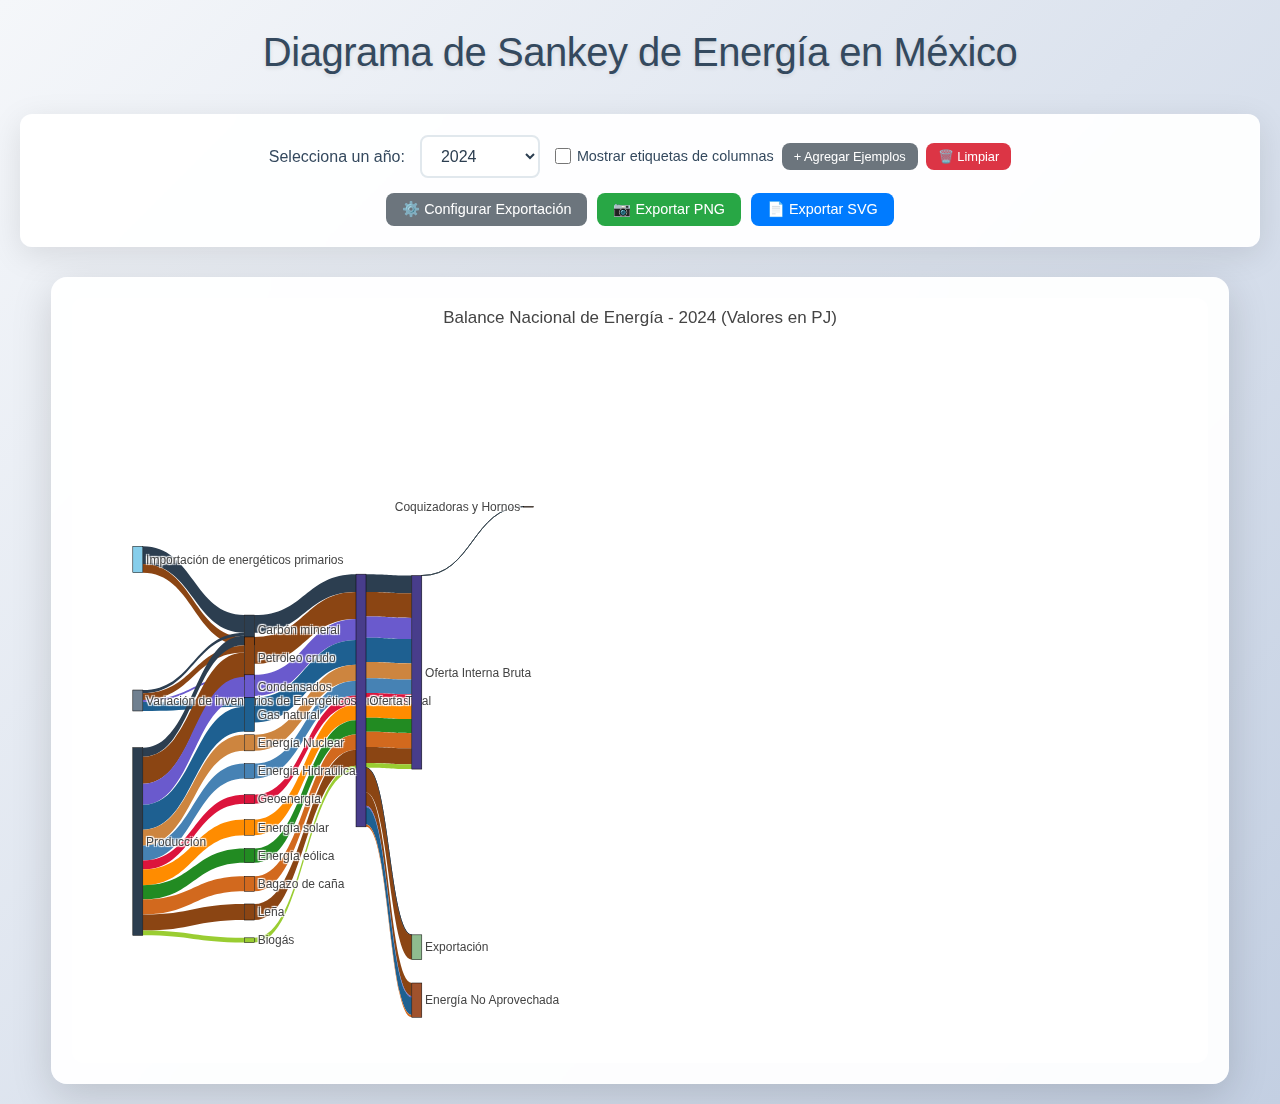
<file: index.html>
<!DOCTYPE html>
<html lang="es">

<head>
    <meta charset="UTF-8">
    <meta name="viewport" content="width=device-width, initial-scale=1.0">
    <title>Diagrama de Sankey de Energía</title>
    <script src="https://cdn.plot.ly/plotly-2.32.0.min.js"></script>
    <style>
        /* Reset and base styles */
        * {
            margin: 0;
            padding: 0;
            box-sizing: border-box;
        }

        body {
            font-family: 'Segoe UI', Tahoma, Geneva, Verdana, sans-serif;
            background: linear-gradient(135deg, #f5f7fa 0%, #c3cfe2 100%);
            color: #2c3e50;
            line-height: 1.6;
            min-height: 100vh;
            display: flex;
            flex-direction: column;
            align-items: center;
            padding: 20px;
        }

        /* Header styles */
        h1 {
            font-size: 2.5rem;
            font-weight: 300;
            color: #34495e;
            margin-bottom: 30px;
            text-align: center;
            letter-spacing: -0.5px;
            text-shadow: 0 2px 4px rgba(0, 0, 0, 0.1);
        }

        /* Controls container */
        .controls-container {
            background: rgba(255, 255, 255, 0.95);
            backdrop-filter: blur(10px);
            border-radius: 12px;
            padding: 20px 30px;
            margin-bottom: 30px;
            box-shadow: 0 8px 32px rgba(0, 0, 0, 0.1);
            border: 1px solid rgba(255, 255, 255, 0.2);
            display: flex;
            align-items: center;
            gap: 15px;
            flex-wrap: wrap;
            justify-content: center;
        }

        /* Label styles */
        label {
            font-size: 1rem;
            font-weight: 500;
            color: #34495e;
            white-space: nowrap;
        }

        /* Select dropdown styles */
        select {
            font-family: inherit;
            font-size: 1rem;
            padding: 10px 15px;
            border: 2px solid #e1e8ed;
            border-radius: 8px;
            background: white;
            color: #2c3e50;
            cursor: pointer;
            transition: all 0.3s ease;
            min-width: 120px;
        }

        select:hover {
            border-color: #3498db;
            box-shadow: 0 2px 8px rgba(52, 152, 219, 0.2);
        }

        select:focus {
            outline: none;
            border-color: #3498db;
            box-shadow: 0 0 0 3px rgba(52, 152, 219, 0.1);
        }

        /* Diagram container */
        .diagram-container {
            background: rgba(255, 255, 255, 0.95);
            backdrop-filter: blur(10px);
            border-radius: 16px;
            padding: 20px;
            box-shadow: 0 12px 40px rgba(0, 0, 0, 0.15);
            border: 1px solid rgba(255, 255, 255, 0.2);
            width: 95%;
            margin: 0 auto;
        }

        #sankey-diagram {
            width: 100%;
            height: 85vh;
            min-height: 600px;
            border-radius: 12px;
            overflow: hidden;
        }

        /* Responsive design */
        @media (max-width: 768px) {
            body {
                padding: 15px;
            }

            h1 {
                font-size: 2rem;
                margin-bottom: 20px;
            }

            .controls-container {
                padding: 15px 20px;
                margin-bottom: 20px;
                flex-direction: column;
                gap: 10px;
            }

            .diagram-container {
                width: 98%;
                padding: 15px;
            }

            #sankey-diagram {
                height: 75vh;
                min-height: 500px;
            }
        }

        @media (max-width: 480px) {
            h1 {
                font-size: 1.75rem;
            }

            .controls-container {
                padding: 12px 15px;
            }

            .diagram-container {
                width: 100%;
                padding: 12px;
            }

            #sankey-diagram {
                height: 70vh;
                min-height: 450px;
            }

            select {
                font-size: 0.9rem;
                padding: 8px 12px;
                min-width: 100px;
            }
        }

        /* Loading state */
        .loading {
            display: flex;
            align-items: center;
            justify-content: center;
            height: 200px;
            color: #7f8c8d;
            font-size: 1.1rem;
        }

        .loading::after {
            content: '';
            width: 20px;
            height: 20px;
            border: 2px solid #bdc3c7;
            border-top: 2px solid #3498db;
            border-radius: 50%;
            animation: spin 1s linear infinite;
            margin-left: 10px;
        }

        @keyframes spin {
            0% {
                transform: rotate(0deg);
            }

            100% {
                transform: rotate(360deg);
            }
        }

        /* Error state */
        .error {
            background: #fee;
            border: 1px solid #fcc;
            color: #c33;
            padding: 15px;
            border-radius: 8px;
            margin: 20px 0;
            text-align: center;
        }

        /* Accessibility improvements */
        @media (prefers-reduced-motion: reduce) {
            * {
                animation-duration: 0.01ms !important;
                animation-iteration-count: 1 !important;
                transition-duration: 0.01ms !important;
            }
        }

        /* High contrast mode support */
        @media (prefers-contrast: high) {
            body {
                background: white;
                color: black;
            }

            .controls-container,
            .diagram-container {
                background: white;
                border: 2px solid black;
            }

            select {
                border: 2px solid black;
            }
        }

        /* Column Labels Controls Styles */
        .column-labels-controls {
            display: flex;
            align-items: center;
            gap: 8px;
        }

        .column-labels-controls label {
            display: flex;
            align-items: center;
            gap: 6px;
            font-size: 0.9rem;
            cursor: pointer;
            user-select: none;
        }

        .column-labels-controls input[type="checkbox"] {
            width: 16px;
            height: 16px;
            cursor: pointer;
            accent-color: #3498db;
        }

        /* Column Label Styles */
        .column-label {
            position: absolute;
            z-index: 1000;
            pointer-events: none;
            font-family: 'Segoe UI', Tahoma, Geneva, Verdana, sans-serif;
            text-align: center;
            white-space: nowrap;
            box-shadow: 0 2px 8px rgba(0, 0, 0, 0.1);
            border: 1px solid rgba(0, 0, 0, 0.1);
            transition: all 0.3s ease;
        }

        .column-label-title {
            margin: 0;
            line-height: 1.2;
            font-weight: 600;
        }

        .column-label-description {
            margin: 2px 0 0 0;
            line-height: 1.1;
            opacity: 0.7;
            font-size: 0.8em;
        }

        /* Export Controls Styles */
        .export-controls {
            display: flex;
            gap: 10px;
            align-items: center;
            flex-wrap: wrap;
        }

        .export-btn {
            font-family: inherit;
            font-size: 0.9rem;
            padding: 8px 16px;
            border: none;
            border-radius: 8px;
            cursor: pointer;
            transition: all 0.3s ease;
            font-weight: 500;
            display: flex;
            align-items: center;
            gap: 6px;
            white-space: nowrap;
        }

        .config-btn {
            background: #6c757d;
            color: white;
        }

        .config-btn:hover {
            background: #5a6268;
            transform: translateY(-1px);
            box-shadow: 0 4px 12px rgba(108, 117, 125, 0.3);
        }

        .png-btn {
            background: #28a745;
            color: white;
        }

        .png-btn:hover {
            background: #218838;
            transform: translateY(-1px);
            box-shadow: 0 4px 12px rgba(40, 167, 69, 0.3);
        }

        .svg-btn {
            background: #007bff;
            color: white;
        }

        .svg-btn:hover {
            background: #0056b3;
            transform: translateY(-1px);
            box-shadow: 0 4px 12px rgba(0, 123, 255, 0.3);
        }

        .export-btn:disabled {
            opacity: 0.6;
            cursor: not-allowed;
            transform: none;
            box-shadow: none;
        }

        /* Modal Styles */
        .modal {
            display: none;
            position: fixed;
            z-index: 1000;
            left: 0;
            top: 0;
            width: 100%;
            height: 100%;
            background-color: rgba(0, 0, 0, 0.5);
            backdrop-filter: blur(5px);
        }

        .modal-content {
            background: white;
            margin: 5% auto;
            padding: 0;
            border-radius: 12px;
            width: 90%;
            max-width: 500px;
            box-shadow: 0 20px 60px rgba(0, 0, 0, 0.3);
            animation: modalSlideIn 0.3s ease-out;
        }

        @keyframes modalSlideIn {
            from {
                opacity: 0;
                transform: translateY(-50px) scale(0.9);
            }

            to {
                opacity: 1;
                transform: translateY(0) scale(1);
            }
        }

        .modal-header {
            padding: 20px 25px;
            border-bottom: 1px solid #e9ecef;
            display: flex;
            justify-content: space-between;
            align-items: center;
        }

        .modal-header h3 {
            margin: 0;
            color: #2c3e50;
            font-weight: 600;
        }

        .close {
            color: #aaa;
            font-size: 28px;
            font-weight: bold;
            cursor: pointer;
            line-height: 1;
        }

        .close:hover {
            color: #000;
        }

        .modal-body {
            padding: 25px;
        }

        .config-section {
            margin-bottom: 25px;
        }

        .config-section h4 {
            margin: 0 0 15px 0;
            color: #495057;
            font-size: 1.1rem;
            font-weight: 600;
        }

        .config-group {
            margin-bottom: 15px;
            display: flex;
            flex-direction: column;
            gap: 5px;
        }

        .config-group label {
            font-size: 0.9rem;
            font-weight: 500;
            color: #495057;
        }

        .config-group input[type="number"],
        .config-group input[type="text"],
        .config-group select {
            padding: 8px 12px;
            border: 2px solid #e1e8ed;
            border-radius: 6px;
            font-size: 0.9rem;
            transition: border-color 0.3s ease;
        }

        .config-group input[type="number"]:focus,
        .config-group input[type="text"]:focus,
        .config-group select:focus {
            outline: none;
            border-color: #3498db;
            box-shadow: 0 0 0 3px rgba(52, 152, 219, 0.1);
        }

        .config-group input[type="checkbox"] {
            margin-right: 8px;
        }

        .modal-footer {
            padding: 20px 25px;
            border-top: 1px solid #e9ecef;
            display: flex;
            justify-content: flex-end;
            gap: 10px;
        }

        .btn-primary {
            background: #3498db;
            color: white;
            border: none;
            padding: 10px 20px;
            border-radius: 6px;
            cursor: pointer;
            font-weight: 500;
            transition: background 0.3s ease;
        }

        .btn-primary:hover {
            background: #2980b9;
        }

        .btn-secondary {
            background: #6c757d;
            color: white;
            border: none;
            padding: 10px 20px;
            border-radius: 6px;
            cursor: pointer;
            font-weight: 500;
            transition: background 0.3s ease;
        }

        .btn-secondary:hover {
            background: #5a6268;
        }

        /* Progress Modal Styles */
        .progress-modal {
            max-width: 400px;
            text-align: center;
        }

        .progress-content {
            padding: 30px;
        }

        .spinner {
            width: 40px;
            height: 40px;
            border: 4px solid #e9ecef;
            border-top: 4px solid #3498db;
            border-radius: 50%;
            animation: spin 1s linear infinite;
            margin: 0 auto 20px;
        }

        .progress-content h3 {
            margin: 0 0 10px 0;
            color: #2c3e50;
        }

        .progress-content p {
            margin: 0 0 20px 0;
            color: #6c757d;
        }

        .progress-bar {
            width: 100%;
            height: 8px;
            background: #e9ecef;
            border-radius: 4px;
            overflow: hidden;
        }

        .progress-fill {
            height: 100%;
            background: linear-gradient(90deg, #3498db, #2ecc71);
            border-radius: 4px;
            width: 0%;
            transition: width 0.3s ease;
        }

        /* Responsive adjustments for export controls */
        @media (max-width: 768px) {
            .export-controls {
                width: 100%;
                justify-content: center;
                margin-top: 10px;
            }

            .export-btn {
                font-size: 0.8rem;
                padding: 6px 12px;
            }

            .modal-content {
                width: 95%;
                margin: 10% auto;
            }
        }

        @media (max-width: 480px) {
            .export-controls {
                flex-direction: column;
                gap: 8px;
            }

            .export-btn {
                width: 100%;
                justify-content: center;
            }
        }

        /* Dark mode support */
        @media (prefers-color-scheme: dark) {
            body {
                background: linear-gradient(135deg, #2c3e50 0%, #34495e 100%);
                color: #ecf0f1;
            }

            h1 {
                color: #ecf0f1;
                text-shadow: 0 2px 4px rgba(0, 0, 0, 0.3);
            }

            .controls-container,
            .diagram-container {
                background: rgba(44, 62, 80, 0.95);
                border: 1px solid rgba(236, 240, 241, 0.1);
            }

            label {
                color: #ecf0f1;
            }

            select {
                background: #34495e;
                color: #ecf0f1;
                border-color: #4a6741;
            }

            select:hover {
                border-color: #5dade2;
            }

            .error {
                background: #4a2c2a;
                border-color: #8b4513;
                color: #ff6b6b;
            }

            .modal-content {
                background: #34495e;
                color: #ecf0f1;
            }

            .modal-header {
                border-bottom-color: #4a6741;
            }

            .modal-header h3 {
                color: #ecf0f1;
            }

            .modal-footer {
                border-top-color: #4a6741;
            }

            .config-section h4 {
                color: #ecf0f1;
            }

            .config-group label {
                color: #ecf0f1;
            }

            .config-group input[type="number"],
            .config-group input[type="text"],
            .config-group select {
                background: #2c3e50;
                color: #ecf0f1;
                border-color: #4a6741;
            }

            .progress-content h3 {
                color: #ecf0f1;
            }

            .progress-content p {
                color: #bdc3c7;
            }
        }
    </style>
</head>

<body>
    <h1>Diagrama de Sankey de Energía en México</h1>
    <div class="controls-container">
        <label for="year-selector">Selecciona un año:</label>
        <select id="year-selector"></select>

        <!-- Column Labels Controls -->
        <div class="column-labels-controls">
            <label>
                <input type="checkbox" id="column-labels-toggle">
                Mostrar etiquetas de columnas
            </label>
            <button id="add-example-labels-btn" class="export-btn config-btn"
                style="font-size: 0.8rem; padding: 6px 12px;">
                + Agregar Ejemplos
            </button>
            <button id="clear-labels-btn" class="export-btn"
                style="background: #dc3545; color: white; font-size: 0.8rem; padding: 6px 12px;">
                🗑️ Limpiar
            </button>
        </div>

        <!-- Export Controls -->
        <div class="export-controls">
            <button id="export-config-btn" class="export-btn config-btn">⚙️ Configurar Exportación</button>
            <button id="export-png-btn" class="export-btn png-btn">📷 Exportar PNG</button>
            <button id="export-svg-btn" class="export-btn svg-btn">📄 Exportar SVG</button>
        </div>
    </div>

    <!-- Export Configuration Modal -->
    <div id="export-modal" class="modal">
        <div class="modal-content">
            <div class="modal-header">
                <h3>Configuración de Exportación</h3>
                <span class="close">&times;</span>
            </div>
            <div class="modal-body">
                <div class="config-section">
                    <h4>Resolución PNG</h4>
                    <div class="config-group">
                        <label for="png-width">Ancho (px):</label>
                        <input type="number" id="png-width" value="1920" min="800" max="4000" step="100">
                    </div>
                    <div class="config-group">
                        <label for="png-height">Alto (px):</label>
                        <input type="number" id="png-height" value="1080" min="600" max="3000" step="100">
                    </div>
                    <div class="config-group">
                        <label for="png-scale">Escala:</label>
                        <select id="png-scale">
                            <option value="1">1x (Normal)</option>
                            <option value="2" selected>2x (Alta calidad)</option>
                            <option value="3">3x (Muy alta calidad)</option>
                        </select>
                    </div>
                </div>

                <div class="config-section">
                    <h4>Opciones Generales</h4>
                    <div class="config-group">
                        <label>
                            <input type="checkbox" id="transparent-bg" checked>
                            Fondo transparente (PNG)
                        </label>
                    </div>
                    <div class="config-group">
                        <label>
                            <input type="checkbox" id="include-column-labels" checked>
                            Incluir etiquetas de columnas en exportación
                        </label>
                    </div>
                    <div class="config-group">
                        <label for="filename-prefix">Prefijo del archivo:</label>
                        <input type="text" id="filename-prefix" value="sankey_energia" placeholder="sankey_energia">
                    </div>
                </div>
            </div>
            <div class="modal-footer">
                <button id="save-config-btn" class="btn-primary">Guardar Configuración</button>
                <button id="cancel-config-btn" class="btn-secondary">Cancelar</button>
            </div>
        </div>
    </div>

    <!-- Export Progress Modal -->
    <div id="export-progress-modal" class="modal">
        <div class="modal-content progress-modal">
            <div class="progress-content">
                <div class="spinner"></div>
                <h3 id="progress-title">Exportando...</h3>
                <p id="progress-message">Preparando imagen para descarga</p>
                <div class="progress-bar">
                    <div class="progress-fill" id="progress-fill"></div>
                </div>
            </div>
        </div>
    </div>
    <div class="diagram-container">
        <div id="sankey-diagram"></div>
    </div>

    <!-- Incluir los módulos -->
    <script src="../js/DataManager.js"></script>
    <script src="../js/StyleManager.js"></script>
    <script src="../js/LayoutEngine.js"></script>
    <script src="../js/NodeFactory.js"></script>
    <script src="../js/LinkManager.js"></script>
    <script src="../js/PopupManager.js"></script>
    <script src="../js/ExportManager.js"></script>
    <script src="../js/ColumnLabelsManager.js"></script>

    <script>
        const yearSelector = document.getElementById('year-selector');
        const sankeyDiv = document.getElementById('sankey-diagram');
        let dataManager = null;
        let styleManager = null;
        let layoutEngine = null;
        let nodeFactory = null;
        let linkManager = null;
        let popupManager = null;
        let exportManager = null;
        let columnLabelsManager = null;

        // Cargar los datos desde el archivo JSON y inicializar DataManager
        fetch('../datos_energia_completo.json')
            .then(response => response.json())
            .then(data => {
                try {
                    // Inicializar DataManager con los datos cargados
                    dataManager = new DataManager(data);

                    // Inicializar StyleManager
                    styleManager = new StyleManager();

                    // Inicializar LayoutEngine
                    layoutEngine = new LayoutEngine();

                    // Inicializar LinkManager con referencias a otros módulos
                    linkManager = new LinkManager({
                        dataManager: dataManager,
                        styleManager: styleManager,
                        nodeFactory: null, // Se asignará después
                        popupManager: null // Se asignará después
                    });

                    // Inicializar NodeFactory con referencias a otros módulos
                    nodeFactory = new NodeFactory({
                        dataManager: dataManager,
                        styleManager: styleManager,
                        layoutEngine: layoutEngine,
                        linkManager: linkManager
                    });

                    // Asignar NodeFactory al LinkManager
                    linkManager.nodeFactory = nodeFactory;

                    // Inicializar PopupManager con referencias a otros módulos
                    popupManager = new PopupManager({
                        dataManager: dataManager,
                        styleManager: styleManager,
                        nodeFactory: nodeFactory
                    });

                    // Asignar PopupManager al LinkManager
                    linkManager.popupManager = popupManager;

                    // Inicializar ColumnLabelsManager con referencias a otros módulos
                    columnLabelsManager = new ColumnLabelsManager({
                        enabled: false, // Inicialmente deshabilitado
                        layoutEngine: layoutEngine,
                        styleManager: styleManager
                    });

                    // Aplicar tema por defecto y estilos de popup
                    styleManager.applyTheme();
                    popupManager.applyPopupStyles();

                    // Mostrar estadísticas de los datos cargados
                    const stats = dataManager.getDataStats();
                    console.log('Datos cargados:', stats);
                    console.log('StyleManager inicializado con', Object.keys(styleManager.getAllColors()).length, 'colores');

                    // Mostrar estadísticas del LayoutEngine
                    const layoutStats = layoutEngine.getLayoutStats();
                    console.log('LayoutEngine inicializado con', layoutStats.totalColumns, 'columnas');

                    // Mostrar estadísticas del NodeFactory
                    const nodeFactoryStats = nodeFactory.getNodeStats();
                    console.log('NodeFactory inicializado con', nodeFactory.getRegisteredTypes().length, 'tipos de nodos registrados');

                    populateYearSelector();
                    // Inicializar controles de etiquetas de columnas
                    initializeColumnLabelsControls();
                    // Inicializar el gráfico con el primer año disponible
                    updateSankey(yearSelector.value);

                    // Inicializar ExportManager después de que el diagrama esté listo
                    setTimeout(() => {
                        try {
                            exportManager = new ExportManager(sankeyDiv, exportConfig, columnLabelsManager);
                            console.log('ExportManager inicializado correctamente con soporte para etiquetas de columnas');
                        } catch (error) {
                            console.error('Error inicializando ExportManager:', error);
                        }
                    }, 1000);
                } catch (error) {
                    console.error('Error al inicializar DataManager:', error);
                    alert('Error al cargar los datos. Por favor, recarga la página.');
                }
            })
            .catch(error => {
                console.error('Error al cargar el JSON:', error);
                alert('Error al cargar el archivo de datos. Verifica que el archivo existe.');
            });

        // Poblar el selector de años dinámicamente usando DataManager
        function populateYearSelector() {
            if (!dataManager) {
                console.error('DataManager no está inicializado');
                return;
            }

            // Usar el método del DataManager para obtener años disponibles
            const sortedYears = dataManager.getAvailableYears();

            // Limpiar opciones existentes
            yearSelector.innerHTML = '';

            sortedYears.forEach(year => {
                const option = document.createElement('option');
                option.value = year;
                option.textContent = year;
                yearSelector.appendChild(option);
            });

            // Añadir el evento para actualizar el gráfico cuando cambia el año
            yearSelector.addEventListener('change', (event) => {
                updateSankey(event.target.value);
            });
        }

        // Export Configuration Management
        let exportConfig = {
            png: {
                width: 1920,
                height: 1080,
                scale: 2
            },
            transparentBg: true,
            includeColumnLabels: true,
            filenamePrefix: 'sankey_energia'
        };

        // Initialize export functionality
        function initializeExportControls() {
            const exportConfigBtn = document.getElementById('export-config-btn');
            const exportPngBtn = document.getElementById('export-png-btn');
            const exportSvgBtn = document.getElementById('export-svg-btn');
            const exportModal = document.getElementById('export-modal');
            const exportProgressModal = document.getElementById('export-progress-modal');
            const closeBtn = document.querySelector('.close');
            const saveConfigBtn = document.getElementById('save-config-btn');
            const cancelConfigBtn = document.getElementById('cancel-config-btn');

            // Open configuration modal
            exportConfigBtn.addEventListener('click', () => {
                loadConfigToModal();
                exportModal.style.display = 'block';
            });

            // Close modal events
            closeBtn.addEventListener('click', () => {
                exportModal.style.display = 'none';
            });

            cancelConfigBtn.addEventListener('click', () => {
                exportModal.style.display = 'none';
            });

            // Close modal when clicking outside
            window.addEventListener('click', (event) => {
                if (event.target === exportModal) {
                    exportModal.style.display = 'none';
                }
                if (event.target === exportProgressModal) {
                    exportProgressModal.style.display = 'none';
                }
            });

            // Save configuration
            saveConfigBtn.addEventListener('click', () => {
                saveConfigFromModal();
                exportModal.style.display = 'none';
            });

            // Export PNG
            exportPngBtn.addEventListener('click', () => {
                exportDiagram('png');
            });

            // Export SVG
            exportSvgBtn.addEventListener('click', () => {
                exportDiagram('svg');
            });
        }

        // Load current config to modal
        function loadConfigToModal() {
            document.getElementById('png-width').value = exportConfig.png.width;
            document.getElementById('png-height').value = exportConfig.png.height;
            document.getElementById('png-scale').value = exportConfig.png.scale;
            document.getElementById('transparent-bg').checked = exportConfig.transparentBg;
            document.getElementById('include-column-labels').checked = exportConfig.includeColumnLabels !== false;
            document.getElementById('filename-prefix').value = exportConfig.filenamePrefix;
        }

        // Save config from modal
        function saveConfigFromModal() {
            exportConfig.png.width = parseInt(document.getElementById('png-width').value);
            exportConfig.png.height = parseInt(document.getElementById('png-height').value);
            exportConfig.png.scale = parseInt(document.getElementById('png-scale').value);
            exportConfig.transparentBg = document.getElementById('transparent-bg').checked;
            exportConfig.includeColumnLabels = document.getElementById('include-column-labels').checked;
            exportConfig.filenamePrefix = document.getElementById('filename-prefix').value || 'sankey_energia';

            // Update ExportManager configuration if it's initialized
            if (exportManager) {
                exportManager.updateConfig(exportConfig);
                console.log('ExportManager configuration updated:', exportConfig);
            }
        }

        // Show progress modal
        function showProgressModal(format) {
            const progressModal = document.getElementById('export-progress-modal');
            const progressTitle = document.getElementById('progress-title');
            const progressMessage = document.getElementById('progress-message');
            const progressFill = document.getElementById('progress-fill');

            progressTitle.textContent = `Exportando ${format.toUpperCase()}...`;
            progressMessage.textContent = 'Preparando imagen para descarga';
            progressFill.style.width = '0%';
            progressModal.style.display = 'block';

            return {
                updateProgress: (percent, message) => {
                    progressFill.style.width = `${percent}%`;
                    if (message) progressMessage.textContent = message;
                },
                close: () => {
                    progressModal.style.display = 'none';
                }
            };
        }

        // Export diagram function using ExportManager
        async function exportDiagram(format) {
            if (!exportManager) {
                alert('ExportManager no está inicializado. Por favor, espera a que se cargue completamente.');
                return;
            }

            if (!exportManager.isDiagramReady()) {
                alert('El diagrama no está listo para exportar. Por favor, espera a que se cargue completamente.');
                return;
            }

            const progress = showProgressModal(format);
            const currentYear = yearSelector.value;

            try {
                // Disable export buttons during export
                setExportButtonsState(false);

                // Update ExportManager configuration
                exportManager.updateConfig(exportConfig);

                // Prepare export options with current year in filename
                const exportOptions = {
                    filename: `${exportConfig.filenamePrefix}_${currentYear}`
                };

                let result;
                if (format === 'png') {
                    // Export PNG using ExportManager
                    result = await exportManager.exportToPNG(exportOptions, (percent, message) => {
                        progress.updateProgress(percent, message);
                    });
                } else if (format === 'svg') {
                    // Export SVG using ExportManager
                    result = await exportManager.exportToSVG(exportOptions, (percent, message) => {
                        progress.updateProgress(percent, message);
                    });
                } else {
                    throw new Error(`Formato no soportado: ${format}`);
                }

                // Show success message
                console.log(`Exportación ${format.toUpperCase()} exitosa:`, result);

                // Close progress modal after a short delay
                setTimeout(() => {
                    progress.close();
                }, 1000);

            } catch (error) {
                console.error('Error durante la exportación:', error);
                progress.close();

                let errorMessage = 'Error desconocido durante la exportación';
                if (error.message) {
                    errorMessage = error.message;
                } else if (typeof error === 'string') {
                    errorMessage = error;
                }

                alert(`Error al exportar ${format.toUpperCase()}: ${errorMessage}`);
            } finally {
                // Re-enable export buttons
                setExportButtonsState(true);
            }
        }

        // Enable/disable export buttons
        function setExportButtonsState(enabled) {
            const exportButtons = document.querySelectorAll('.export-btn');
            exportButtons.forEach(btn => {
                btn.disabled = !enabled;
            });
        }

        // Initialize column labels controls
        function initializeColumnLabelsControls() {
            const columnLabelsToggle = document.getElementById('column-labels-toggle');

            if (!columnLabelsToggle) {
                console.warn('Column labels toggle not found');
                return;
            }

            // Add event listener for toggle
            columnLabelsToggle.addEventListener('change', (event) => {
                const enabled = event.target.checked;

                if (columnLabelsManager) {
                    columnLabelsManager.setEnabled(enabled);
                    console.log(`Etiquetas de columnas ${enabled ? 'habilitadas' : 'deshabilitadas'}`);
                } else {
                    console.warn('ColumnLabelsManager no está inicializado');
                }
            });

            // Handle window resize to update label positions
            window.addEventListener('resize', () => {
                if (columnLabelsManager && columnLabelsManager.isEnabled()) {
                    columnLabelsManager.handleResize();
                }
            });

            // Add event listeners for example and clear buttons
            const addExampleBtn = document.getElementById('add-example-labels-btn');
            const clearLabelsBtn = document.getElementById('clear-labels-btn');

            if (addExampleBtn) {
                addExampleBtn.addEventListener('click', addExampleLabels);
            }

            if (clearLabelsBtn) {
                clearLabelsBtn.addEventListener('click', clearAllLabels);
            }

            console.log('Controles de etiquetas de columnas inicializados');
        }

        // Función de ejemplo para agregar etiquetas manualmente
        function addExampleLabels() {
            if (!columnLabelsManager) {
                console.warn('ColumnLabelsManager no está inicializado');
                return;
            }

            // Ejemplo 1: Etiqueta en la parte superior izquierda
            columnLabelsManager.addLabel('oferta', {
                title: 'Oferta',
                description: 'Fuentes de energía',
                x: 0.1,  // 10% desde la izquierda
                y: 0.05, // 5% desde arriba
                visible: true
            });

            // Ejemplo 2: Etiqueta en el centro superior
            columnLabelsManager.addLabel('transformacion', {
                title: 'Transformación',
                description: 'Procesos de conversión',
                x: 0.5,  // 50% desde la izquierda (centro)
                y: 0.05, // 5% desde arriba
                visible: true
            });

            // Ejemplo 3: Etiqueta en la parte superior derecha
            columnLabelsManager.addLabel('consumo', {
                title: 'Consumo',
                description: 'Destino final',
                x: 0.9,  // 90% desde la izquierda
                y: 0.05, // 5% desde arriba
                visible: true
            });

            // Ejemplo 4: Etiqueta con estilo personalizado
            columnLabelsManager.addLabel('hub-central', {
                title: 'Hub Central',
                description: 'Concentración',
                x: 0.3,  // 30% desde la izquierda
                y: 0.1,  // 10% desde arriba
                visible: true,
                customStyle: {
                    backgroundColor: 'rgba(52, 152, 219, 0.9)',
                    color: 'white',
                    fontSize: 16
                }
            });

            console.log('Etiquetas de ejemplo agregadas');
        }

        // Función para limpiar todas las etiquetas
        function clearAllLabels() {
            if (columnLabelsManager) {
                columnLabelsManager.clearAllLabels();
                console.log('Todas las etiquetas removidas');
            }
        }

        // Initialize export controls when DOM is ready
        document.addEventListener('DOMContentLoaded', () => {
            initializeExportControls();
        });

        // Función para actualizar el diagrama de Sankey (Etapa 1.7: Añadir Salidas Completas)
        function updateSankey(year) {
            console.log(`Actualizando gráfico para el año: ${year}`);

            Plotly.purge(sankeyDiv);

            function getNodeData(nodeName) {
                if (!dataManager) {
                    console.error('DataManager no está disponible');
                    return null;
                }
                return dataManager.getNodeData(nodeName);
            }

            const nodeData = {
                produccion: getNodeData('Producción'),
                importacion: getNodeData('Importación'),
                variacion: getNodeData('Variación de Inventarios'),
                exportacion: getNodeData('Exportación'),
                ofertaInternaBruta: getNodeData('Oferta Interna Bruta'),
                energiaNoAprovechada: getNodeData('Energía No Aprovechada'),
                consumoPropio: getNodeData('Consumo Propio del Sector'),
                coquizadorasHornos: getNodeData('Coquizadoras y Hornos'),
                refineriasDespuntadoras: getNodeData('Refinerías y Despuntadoras'),
                plantasGasFraccionadoras: getNodeData('Plantas de Gas y Fraccionadoras'),
                centralesElectricas: getNodeData('Centrales Eléctricas'),
                carboelectrica: getNodeData('Carboeléctrica'),
                termicaConvencional: getNodeData('Térmica Convencional'),
                combustionInterna: getNodeData('Combustión Interna'),
                turbogas: getNodeData('Turbogás'),
                cicloCombinado: getNodeData('Ciclo Combinado'),
                nucleoelectrica: getNodeData('Nucleoeléctrica'),
                cogeneracion: getNodeData('Cogeneración'),
                geotermica: getNodeData('Geotérmica'),
                eolica: getNodeData('Eólica'),
                solarFotovoltaica: getNodeData('Solar Fotovoltaica'),
                ofertaTotal: getNodeData('Oferta Total')
            };

            if (Object.values(nodeData).some(d => !d)) {
                console.error('Faltan datos de nodos padres');
                Plotly.react(sankeyDiv, [], { title: `Datos incompletos para ${year}` });
                return;
            }

            const labels = [];
            const nodeColors = [];
            const nodeMap = new Map();
            const primaryEnergyTotals = new Map();
            const primaryEnergyBreakdown = new Map(); // Para el desglose del popup
            const secondaryNodeBreakdowns = new Map(); // Para el desglose de nodos secundarios

            const source = [];
            const target = [];
            const value = [];
            const linkColors = [];
            const linkCustomdata = [];

            function addNode(name, color, nodeType = 'default') {
                // Verificar si el nodo ya existe
                if (nodeMap.has(name)) {
                    return nodeMap.get(name);
                }

                // Usar NodeFactory para crear el nodo si está disponible
                let finalColor;
                if (nodeFactory) {
                    try {
                        // Intentar obtener o crear el nodo usando NodeFactory
                        let node = nodeFactory.getNodeByName(name);
                        if (!node) {
                            // Inferir el tipo de nodo basado en el nombre
                            const inferredType = nodeFactory.inferNodeType(name);

                            // Crear configuración del nodo
                            const nodeConfig = {
                                name: name,
                                color: null, // <-- ¡Esta es la línea clave!
                                properties: {
                                    nodeType: nodeType
                                }
                            };

                            // Crear el nodo usando NodeFactory
                            node = nodeFactory.createNode(inferredType, nodeConfig);
                        }

                        finalColor = node.color;
                    } catch (error) {
                        console.warn(`Error creando nodo con NodeFactory para "${name}":`, error);
                        // Fallback al método anterior
                        finalColor = styleManager ?
                            (color && typeof color === 'string' ?
                                styleManager.validateColor(color) :
                                styleManager.getEnergyColor(name, nodeType)) :
                            (typeof color === 'string' ? color : '#888');
                    }
                } else {
                    // Fallback si NodeFactory no está disponible
                    finalColor = styleManager ?
                        (color && typeof color === 'string' ?
                            styleManager.validateColor(color) :
                            styleManager.getEnergyColor(name, nodeType)) :
                        (typeof color === 'string' ? color : '#888');
                }

                // Agregar el nodo al mapa y arrays
                const nodeIndex = labels.length;
                nodeMap.set(name, nodeIndex);
                labels.push(name);
                nodeColors.push(finalColor);

                return nodeIndex;
            }

            // --- 1. Definir Nodos Principales ---
            const importacionIndex = addNode(String('Importación de energéticos primarios'), nodeData.importacion.color);
             const variacionIndex = addNode(String('Variación de inventarios de Energéticos primarios'), nodeData.variacion.color);
             const produccionIndex = addNode(String('Producción'), nodeData.produccion.color);
            const primariosHubIndex = addNode(String('Oferta Total'), nodeData.ofertaTotal.color);
            const ofertaInternaBrutaIndex = addNode(String('Oferta Interna Bruta'), nodeData.ofertaInternaBruta.color);
            const exportacionIndex = addNode(String('Exportación'), nodeData.exportacion.color);
            const energiaNoAprovechadaIndex = addNode(String('Energía No Aprovechada'), nodeData.energiaNoAprovechada.color);
            // const consumoPropioIndex = addNode(String('Consumo Propio del Sector'), nodeData.consumoPropio.color);
             const coquizadorasHornosIndex = addNode(String('Coquizadoras y Hornos'), nodeData.coquizadorasHornos.color);
           //  const refineriasDespuntadorasIndex = addNode(String('Refinerías y Despuntadoras'), nodeData.refineriasDespuntadoras.color);
            // const plantasGasFraccionadorasIndex = addNode(String('Plantas de Gas y Fraccionadoras'), nodeData.plantasGasFraccionadoras.color);
            // const centralesElectricasIndex = addNode(String('Centrales Eléctricas'), nodeData.centralesElectricas.color);
            // const carboelectricaIndex = addNode(String('Carboeléctrica'), nodeData.carboelectrica.color);
            // const termicaConvencionalIndex = addNode(String('Térmica Convencional'), nodeData.termicaConvencional.color);
            // const combustionInternaIndex = addNode(String('Combustión Interna'), nodeData.combustionInterna.color);
            // const turbogasIndex = addNode(String('Turbogás'), nodeData.turbogas.color);
            // const cicloCombinadoIndex = addNode(String('Ciclo Combinado'), nodeData.cicloCombinado.color);
            // const nucleoelectricaIndex = addNode(String('Nucleoeléctrica'), nodeData.nucleoelectrica.color);
            // const cogeneracionIndex = addNode(String('Cogeneración'), nodeData.cogeneracion.color);
            // const geotermicaIndex = addNode(String('Geotérmica'), nodeData.geotermica.color);
            // const eolicaIndex = addNode(String('Eólica'), nodeData.eolica.color);
            // const solarFotovoltaicaIndex = addNode(String('Solar Fotovoltaica'), nodeData.solarFotovoltaica.color);
            // --- 2. Procesar Flujos de Entrada (Fuentes -> Tipos de Energía) ---
            const linkSigns = [];
            const processParentNode = (nodeData, parentIndex, parentName, allowNegatives = false) => {
                // Ordenar nodos hijo por id_hijo de menor a mayor
                const hijosOrdenados = [...nodeData['Nodos Hijo']].sort((a, b) => {
                    // Si no existe id_hijo, lo ponemos al final
                    if (a.id_hijo === undefined) return 1;
                    if (b.id_hijo === undefined) return -1;
                    return a.id_hijo - b.id_hijo;
                });
                hijosOrdenados.forEach(child => {
                    const flowValue = child[year];
                    if (child.tipo === 'Energía Primaria' && flowValue !== undefined && flowValue !== 0) {
                        const childName = child['Nodo Hijo'];
                        const childColor = child.color;
                        const childIndex = addNode(childName, childColor);
                        source.push(parentIndex);
                        target.push(childIndex);
                        value.push(Math.log10(Math.abs(flowValue) + 1));
                        // El color del enlace debe ser el del nodo de energía al que fluye
                        const finalLinkColor = nodeColors[childIndex];
                        linkColors.push(finalLinkColor);

                        // Usar PopupManager para generar popup de enlace mejorado
                        if (popupManager) {
                            const linkPopup = popupManager.generateLinkPopup(
                                childName,
                                flowValue,
                                parentName,
                                childName, // El destino es el nodo hijo, no el hub
                                finalLinkColor,
                                year,
                                { flowType: 'primary_supply' }
                            );
                            linkCustomdata.push(linkPopup);
                        } else {
                            // Fallback al formato anterior
                            if (parentName === 'Variación de inventarios de Energéticos primarios') {
                                linkCustomdata.push(`${childName}: ${flowValue.toLocaleString()} PJ`);
                            } else {
                                linkCustomdata.push(`${childName}: ${Math.abs(flowValue).toLocaleString()} PJ`);
                            }
                        }
                        linkSigns.push(flowValue > 0 ? '+' : '-');

                        // Actualizar totales y desglose
                        primaryEnergyTotals.set(childName, (primaryEnergyTotals.get(childName) || 0) + flowValue);

                        if (!primaryEnergyBreakdown.has(childName)) {
                            primaryEnergyBreakdown.set(childName, { importacion: 0, variacion: 0, produccion: 0 });
                        }
                        const breakdown = primaryEnergyBreakdown.get(childName);
                        if (parentName === 'Importación de energéticos primarios') {
                            breakdown.importacion += flowValue;
                        } else if (parentName === 'Variación de inventarios de Energéticos primarios') {
                            breakdown.variacion += flowValue;
                        } else if (parentName === 'Producción') {
                            breakdown.produccion += flowValue;
                        }
                    }
                });
            };
            processParentNode(nodeData.importacion, importacionIndex, 'Importación de energéticos primarios');
            processParentNode(nodeData.variacion, variacionIndex, 'Variación de inventarios de Energéticos primarios', true);
            processParentNode(nodeData.produccion, produccionIndex, 'Producción');

            // --- 3. Procesar Flujos (Tipos de Energía -> Hub "Energéticos Primarios") ---
            for (const [energyName, totalValue] of primaryEnergyTotals.entries()) {
                const energyIndex = nodeMap.get(energyName);
                const energyColor = nodeColors[energyIndex];
                source.push(energyIndex);
                target.push(primariosHubIndex);
                value.push(Math.log10(totalValue + 1));
                linkColors.push(energyColor);

                // Usar PopupManager para generar popup de enlace mejorado
                if (popupManager) {
                    const linkPopup = popupManager.generateLinkPopup(
                        energyName,
                        totalValue,
                        energyName,
                        'Oferta Total',
                        energyColor,
                        year,
                        { flowType: 'hub_distribution' }
                    );
                    linkCustomdata.push(linkPopup);
                } else {
                    // Fallback al formato anterior
                    linkCustomdata.push(`Total: ${Math.abs(totalValue).toLocaleString()} PJ`);
                }
            }

            // --- 4. Procesar Flujos (Oferta Total -> Oferta Interna Bruta) ---
            const oibBreakdown = {};
            let oibTotal = 0;
            nodeData.ofertaInternaBruta['Nodos Hijo'].forEach(child => {
                const flowValue = child[year];
                if (child.tipo === 'Energía Primaria' && flowValue !== undefined && flowValue !== 0) {
                    const childName = child['Nodo Hijo'];
                    const energyNodeIndex = nodeMap.get(childName);
                    if (energyNodeIndex === undefined) return;

                    const link_color = nodeColors[energyNodeIndex];

                    source.push(primariosHubIndex);
                    target.push(ofertaInternaBrutaIndex);
                    value.push(Math.log10(Math.abs(flowValue) + 1));
                    linkColors.push(link_color);

                    // Usar PopupManager para generar popup de enlace mejorado
                    if (popupManager) {
                        const linkPopup = popupManager.generateLinkPopup(
                            childName,
                            flowValue,
                            'Oferta Total',
                            'Oferta Interna Bruta',
                            link_color,
                            year,
                            { flowType: 'hub_distribution' }
                        );
                        linkCustomdata.push(linkPopup);
                    } else {
                        // Fallback al formato anterior
                        linkCustomdata.push(`${childName}: ${Math.abs(flowValue).toLocaleString()} PJ`);
                    }
                    oibBreakdown[childName] = (oibBreakdown[childName] || 0) + flowValue;
                    oibTotal += flowValue;
                }
            });
            secondaryNodeBreakdowns.set('Oferta Interna Bruta', { breakdown: oibBreakdown, total: oibTotal });

            // --- 5. Procesar Flujos de Salida (Oferta Total -> Exportación) ---
            const exportacionBreakdown = {};
            let exportacionTotal = 0;
            nodeData.exportacion['Nodos Hijo'].forEach(child => {
                const flowValue = child[year];
                if (child.tipo === 'Energía Primaria' && flowValue !== undefined && flowValue !== 0) {
                    const childName = child['Nodo Hijo'];
                    const energyNodeIndex = nodeMap.get(childName);
                    if (energyNodeIndex === undefined) return;

                    const link_color = nodeColors[energyNodeIndex];

                    source.push(primariosHubIndex);
                    target.push(exportacionIndex);
                    value.push(Math.log10(Math.abs(flowValue) + 1));
                    linkColors.push(link_color);

                    // Usar PopupManager para generar popup de enlace mejorado
                    if (popupManager) {
                        const linkPopup = popupManager.generateLinkPopup(
                            childName,
                            flowValue,
                            'Oferta Total',
                            'Exportación',
                            link_color,
                            year,
                            { flowType: 'hub_distribution' }
                        );
                        linkCustomdata.push(linkPopup);
                    } else {
                        // Fallback al formato anterior
                        linkCustomdata.push(`${childName}: ${Math.abs(flowValue).toLocaleString()} PJ`);
                    }
                    exportacionBreakdown[childName] = (exportacionBreakdown[childName] || 0) + flowValue;
                    exportacionTotal += flowValue;
                }
            });
            secondaryNodeBreakdowns.set('Exportación', { breakdown: exportacionBreakdown, total: exportacionTotal });

            // --- 6. Procesar Flujos de Salida (Oferta Total -> Energía No Aprovechada) ---
            const enaBreakdown = {};
            let enaTotal = 0;
            nodeData.energiaNoAprovechada['Nodos Hijo'].forEach(child => {
                const flowValue = child[year];
                if (child.tipo === 'Energía Primaria' && flowValue !== undefined && flowValue !== 0) {
                    const childName = child['Nodo Hijo'];
                    const energyNodeIndex = nodeMap.get(childName);
                    if (energyNodeIndex === undefined) return;

                    const link_color = nodeColors[energyNodeIndex];

                    source.push(primariosHubIndex);
                    target.push(energiaNoAprovechadaIndex);
                    value.push(Math.log10(Math.abs(flowValue) + 1));
                    linkColors.push(link_color);

                    // Usar PopupManager para generar popup de enlace mejorado
                    if (popupManager) {
                        const linkPopup = popupManager.generateLinkPopup(
                            childName,
                            flowValue,
                            'Oferta Total',
                            'Energía No Aprovechada',
                            link_color,
                            year,
                            { flowType: 'hub_distribution' }
                        );
                        linkCustomdata.push(linkPopup);
                    } else {
                        // Fallback al formato anterior
                        linkCustomdata.push(`${childName}: ${Math.abs(flowValue).toLocaleString()} PJ`);
                    }
                    enaBreakdown[childName] = (enaBreakdown[childName] || 0) + flowValue;
                    enaTotal += flowValue;
                }
            });
            secondaryNodeBreakdowns.set('Energía No Aprovechada', { breakdown: enaBreakdown, total: enaTotal });

            // --- 7. Procesar Flujos (Oferta Interna Bruta -> Coquizadoras y Hornos) ---
            nodeData.coquizadorasHornos['Nodos Hijo'].forEach(child => {
                const flowValue = child[year];
                // Asumimos que Carbón mineral es el input principal de OIB a Coquizadoras y Hornos
                if (child['Nodo Hijo'] === 'Carbón mineral' && flowValue !== undefined && flowValue !== 0) {
                    const childColor = child.color;
                    source.push(ofertaInternaBrutaIndex);
                    target.push(coquizadorasHornosIndex);
                    value.push(Math.log10(Math.abs(flowValue) + 1));
                    const validatedColor = typeof childColor === 'string' ? childColor : '#888';
                    linkColors.push(validatedColor);

                    // Usar PopupManager para generar popup de enlace mejorado
                    if (popupManager) {
                        const linkPopup = popupManager.generateLinkPopup(
                            child['Nodo Hijo'],
                            flowValue,
                            'Oferta Interna Bruta',
                            'Coquizadoras y Hornos',
                            validatedColor,
                            year,
                            { flowType: 'transformation_input' }
                        );
                        linkCustomdata.push(linkPopup);
                    } else {
                        // Fallback al formato anterior
                        linkCustomdata.push(`${child['Nodo Hijo']}: ${Math.abs(flowValue).toLocaleString()} PJ`);
                    }
                }
            });

            // --- 7. Procesar Flujos (Oferta Interna Bruta -> Refinerías y Despuntadoras) ---
            // nodeData.refineriasDespuntadoras['Nodos Hijo'].forEach(child => {
            //     const flowValue = child[year];
            //     // Asumimos que Petróleo crudo es el input principal de OIB a Refinerías y Despuntadoras
            //     if (child['Nodo Hijo'] === 'Petróleo crudo' && flowValue !== undefined && flowValue !== 0) {
            //         const childColor = child.color;
            //         source.push(ofertaInternaBrutaIndex);
            //         target.push(refineriasDespuntadorasIndex);
            //         value.push(Math.log10(Math.abs(flowValue) + 1));
            //         const validatedColor = typeof childColor === 'string' ? childColor : '#888';
            //         linkColors.push(validatedColor);

            //         // Usar PopupManager para generar popup de enlace mejorado
            //         if (popupManager) {
            //             const linkPopup = popupManager.generateLinkPopup(
            //                 child['Nodo Hijo'],
            //                 flowValue,
            //                 'Oferta Interna Bruta',
            //                 'Refinerías y Despuntadoras',
            //                 validatedColor,
            //                 year,
            //                 { flowType: 'transformation_input' }
            //             );
            //             linkCustomdata.push(linkPopup);
            //         } else {
            //             // Fallback al formato anterior
            //             linkCustomdata.push(`${child['Nodo Hijo']}: ${Math.abs(flowValue).toLocaleString()} PJ`);
            //         }
            //     }
            // });

            // --- 8. Procesar Flujos (Oferta Interna Bruta -> Plantas de Gas y Fraccionadoras) ---
            // nodeData.plantasGasFraccionadoras['Nodos Hijo'].forEach(child => {
            //     const flowValue = child[year];
            //     // Asumimos que Gas natural y Condensados son los inputs principales de OIB a Plantas de Gas y Fraccionadoras
            //     if ((child['Nodo Hijo'] === 'Gas natural' || child['Nodo Hijo'] === 'Condensados') && flowValue !== undefined && flowValue !== 0) {
            //         const childColor = child.color;
            //         source.push(ofertaInternaBrutaIndex);
            //         target.push(plantasGasFraccionadorasIndex);
            //         value.push(Math.log10(Math.abs(flowValue) + 1));
            //         const validatedColor = typeof childColor === 'string' ? childColor : '#888';
            //         linkColors.push(validatedColor);

            //         // Usar PopupManager para generar popup de enlace mejorado
            //         if (popupManager) {
            //             const linkPopup = popupManager.generateLinkPopup(
            //                 child['Nodo Hijo'],
            //                 flowValue,
            //                 'Oferta Interna Bruta',
            //                 'Plantas de Gas y Fraccionadoras',
            //                 validatedColor,
            //                 year,
            //                 { flowType: 'transformation_input' }
            //             );
            //             linkCustomdata.push(linkPopup);
            //         } else {
            //             // Fallback al formato anterior
            //             linkCustomdata.push(`${child['Nodo Hijo']}: ${Math.abs(flowValue).toLocaleString()} PJ`);
            //         }
            //     }
            // });

            // --- 9. Procesar Flujos (Fuentes de Energía -> Tecnologías de Generación) ---
            // Usar LinkManager para mapeo automático de conexiones
            // if (linkManager) {
            //     try {
            //         // Generar enlaces usando LinkManager
            //         const fuelToGenerationLinks = linkManager.generateDataLinks(
            //             nodeMap,
            //             nodeColors,
            //             nodeData,
            //             year,
            //             {
            //                 mapTypes: ['fuel-to-generation'],
            //                 excludeEnergyTypes: ['Energía eléctrica']
            //             }
            //         );

            //         // Agregar enlaces generados a los arrays principales
            //         source.push(...fuelToGenerationLinks.source);
            //         target.push(...fuelToGenerationLinks.target);
            //         value.push(...fuelToGenerationLinks.value);
            //         linkColors.push(...fuelToGenerationLinks.linkColors);
            //         linkCustomdata.push(...fuelToGenerationLinks.linkCustomdata);

            //         console.log(`LinkManager generó ${fuelToGenerationLinks.source.length} enlaces fuel-to-generation`);
            //     } catch (error) {
            //         console.warn('Error usando LinkManager para mapeo automático:', error);

            //         // Fallback al método manual
            //         const generationNodesForInput = [
            //             { data: nodeData.carboelectrica, index: carboelectricaIndex, name: 'Carboeléctrica' },
            //             { data: nodeData.termicaConvencional, index: termicaConvencionalIndex, name: 'Térmica Convencional' },
            //             { data: nodeData.combustionInterna, index: combustionInternaIndex, name: 'Combustión Interna' },
            //             { data: nodeData.turbogas, index: turbogasIndex, name: 'Turbogás' },
            //             { data: nodeData.cicloCombinado, index: cicloCombinadoIndex, name: 'Ciclo Combinado' },
            //             { data: nodeData.nucleoelectrica, index: nucleoelectricaIndex, name: 'Nucleoeléctrica' },
            //             { data: nodeData.cogeneracion, index: cogeneracionIndex, name: 'Cogeneración' },
            //             { data: nodeData.geotermica, index: geotermicaIndex, name: 'Geotérmica' },
            //             { data: nodeData.eolica, index: eolicaIndex, name: 'Eólica' },
            //             { data: nodeData.solarFotovoltaica, index: solarFotovoltaicaIndex, name: 'Solar Fotovoltaica' }
            //         ];

            //         generationNodesForInput.forEach(genNode => {
            //             if (genNode.data && genNode.data['Nodos Hijo']) {
            //                 genNode.data['Nodos Hijo'].forEach(fuel => {
            //                     const fuelName = fuel['Nodo Hijo'];
            //                     const fuelColor = fuel.color;
            //                     const flowValue = fuel[year];
            //                     if (flowValue !== undefined && flowValue !== 0 && fuelName !== 'Energía eléctrica') {
            //                         const targetIndex = genNode.index;

            //                         let sourceIndex;
            //                         if (fuel.tipo === 'Energía Primaria') {
            //                             sourceIndex = ofertaInternaBrutaIndex;
            //                         } else { // Energía Secundaria
            //                             if (fuelName === 'Coque de carbón') {
            //                                 sourceIndex = coquizadorasHornosIndex;
            //                             } else if (fuelName === 'Gas natural seco') {
            //                                 sourceIndex = nodeData.plantasGasFraccionadoras ? plantasGasFraccionadorasIndex : refineriasDespuntadorasIndex;
            //                             } else {
            //                                 sourceIndex = refineriasDespuntadorasIndex;
            //                             }
            //                         }

            //                         if (sourceIndex !== undefined) {
            //                             source.push(sourceIndex);
            //                             target.push(targetIndex);
            //                             value.push(Math.log10(Math.abs(flowValue) + 1));
            //                             const validatedColor = typeof fuelColor === 'string' ? fuelColor : '#888';
            //                             linkColors.push(validatedColor);

            //                             // Usar PopupManager para generar popup de enlace mejorado
            //                             if (popupManager) {
            //                                 const sourceNodeName = sourceIndex === ofertaInternaBrutaIndex ? 'Oferta Interna Bruta' :
            //                                     sourceIndex === coquizadorasHornosIndex ? 'Coquizadoras y Hornos' :
            //                                         sourceIndex === plantasGasFraccionadorasIndex ? 'Plantas de Gas y Fraccionadoras' :
            //                                             'Refinerías y Despuntadoras';
            //                                 const linkPopup = popupManager.generateLinkPopup(
            //                                     fuelName,
            //                                     flowValue,
            //                                     sourceNodeName,
            //                                     genNode.name,
            //                                     validatedColor,
            //                                     year,
            //                                     { flowType: 'fuel_to_generation' }
            //                                 );
            //                                 linkCustomdata.push(linkPopup);
            //                             } else {
            //                                 // Fallback al formato anterior
            //                                 linkCustomdata.push(`${fuelName}: ${Math.abs(flowValue).toLocaleString()} PJ`);
            //                             }
            //                         }
            //                     }
            //                 });
            //             }
            //         });
            //     }
            // } else {
            //     console.warn('LinkManager no está disponible, usando método manual');

            //     // Método manual como fallback completo
            //     const generationNodesForInput = [
            //         { data: nodeData.carboelectrica, index: carboelectricaIndex, name: 'Carboeléctrica' },
            //         { data: nodeData.termicaConvencional, index: termicaConvencionalIndex, name: 'Térmica Convencional' },
            //         { data: nodeData.combustionInterna, index: combustionInternaIndex, name: 'Combustión Interna' },
            //         { data: nodeData.turbogas, index: turbogasIndex, name: 'Turbogás' },
            //         { data: nodeData.cicloCombinado, index: cicloCombinadoIndex, name: 'Ciclo Combinado' },
            //         { data: nodeData.nucleoelectrica, index: nucleoelectricaIndex, name: 'Nucleoeléctrica' },
            //         { data: nodeData.cogeneracion, index: cogeneracionIndex, name: 'Cogeneración' },
            //         { data: nodeData.geotermica, index: geotermicaIndex, name: 'Geotérmica' },
            //         { data: nodeData.eolica, index: eolicaIndex, name: 'Eólica' },
            //         { data: nodeData.solarFotovoltaica, index: solarFotovoltaicaIndex, name: 'Solar Fotovoltaica' }
            //     ];

            //     generationNodesForInput.forEach(genNode => {
            //         if (genNode.data && genNode.data['Nodos Hijo']) {
            //             genNode.data['Nodos Hijo'].forEach(fuel => {
            //                 const fuelName = fuel['Nodo Hijo'];
            //                 const fuelColor = fuel.color;
            //                 const flowValue = fuel[year];
            //                 if (flowValue !== undefined && flowValue !== 0 && fuelName !== 'Energía eléctrica') {
            //                     const targetIndex = genNode.index;

            //                     let sourceIndex;
            //                     if (fuel.tipo === 'Energía Primaria') {
            //                         sourceIndex = ofertaInternaBrutaIndex;
            //                     } else { // Energía Secundaria
            //                         if (fuelName === 'Coque de carbón') {
            //                             sourceIndex = coquizadorasHornosIndex;
            //                         } else if (fuelName === 'Gas natural seco') {
            //                             sourceIndex = nodeData.plantasGasFraccionadoras ? plantasGasFraccionadorasIndex : refineriasDespuntadorasIndex;
            //                         } else {
            //                             sourceIndex = refineriasDespuntadorasIndex;
            //                         }
            //                     }

            //                     if (sourceIndex !== undefined) {
            //                         source.push(sourceIndex);
            //                         target.push(targetIndex);
            //                         value.push(Math.log10(Math.abs(flowValue) + 1));
            //                         const validatedColor = typeof fuelColor === 'string' ? fuelColor : '#888';
            //                         linkColors.push(validatedColor);

            //                         // Usar PopupManager para generar popup de enlace mejorado
            //                         if (popupManager) {
            //                             const sourceNodeName = sourceIndex === ofertaInternaBrutaIndex ? 'Oferta Interna Bruta' :
            //                                 sourceIndex === coquizadorasHornosIndex ? 'Coquizadoras y Hornos' :
            //                                     sourceIndex === plantasGasFraccionadorasIndex ? 'Plantas de Gas y Fraccionadoras' :
            //                                         'Refinerías y Despuntadoras';
            //                             const linkPopup = popupManager.generateLinkPopup(
            //                                 fuelName,
            //                                 flowValue,
            //                                 sourceNodeName,
            //                                 genNode.name,
            //                                 validatedColor,
            //                                 year,
            //                                 { flowType: 'fuel_to_generation' }
            //                             );
            //                             linkCustomdata.push(linkPopup);
            //                         } else {
            //                             // Fallback al formato anterior
            //                             linkCustomdata.push(`${fuelName}: ${Math.abs(flowValue).toLocaleString()} PJ`);
            //                         }
            //                     }
            //                 }
            //             });
            //         }
            //     });
            // }

            // --- 10. Procesar Flujos (Tecnologías de Generación -> Centrales Eléctricas) ---
            // Usar LinkManager para generar enlaces de generación a centrales
            // if (linkManager) {
            //     try {
            //         const generationToCentralesLinks = linkManager.generateDataLinks(
            //             nodeMap,
            //             nodeColors,
            //             nodeData,
            //             year,
            //             {
            //                 mapTypes: ['generation-to-centrales']
            //             }
            //         );

            //         // Agregar enlaces generados a los arrays principales
            //         source.push(...generationToCentralesLinks.source);
            //         target.push(...generationToCentralesLinks.target);
            //         value.push(...generationToCentralesLinks.value);
            //         linkColors.push(...generationToCentralesLinks.linkColors);
            //         linkCustomdata.push(...generationToCentralesLinks.linkCustomdata);

            //         console.log(`LinkManager generó ${generationToCentralesLinks.source.length} enlaces generation-to-centrales`);
            //     } catch (error) {
            //         console.warn('Error usando LinkManager para enlaces generation-to-centrales:', error);

            //         // Fallback al método manual
            //         const generationNodes = [
            //             { data: nodeData.carboelectrica, index: carboelectricaIndex, name: 'Carboeléctrica' },
            //             { data: nodeData.termicaConvencional, index: termicaConvencionalIndex, name: 'Térmica Convencional' },
            //             { data: nodeData.combustionInterna, index: combustionInternaIndex, name: 'Combustión Interna' },
            //             { data: nodeData.turbogas, index: turbogasIndex, name: 'Turbogás' },
            //             { data: nodeData.cicloCombinado, index: cicloCombinadoIndex, name: 'Ciclo Combinado' },
            //             { data: nodeData.nucleoelectrica, index: nucleoelectricaIndex, name: 'Nucleoeléctrica' },
            //             { data: nodeData.cogeneracion, index: cogeneracionIndex, name: 'Cogeneración' },
            //             { data: nodeData.geotermica, index: geotermicaIndex, name: 'Geotérmica' },
            //             { data: nodeData.eolica, index: eolicaIndex, name: 'Eólica' },
            //             { data: nodeData.solarFotovoltaica, index: solarFotovoltaicaIndex, name: 'Solar Fotovoltaica' }
            //         ];

            //         generationNodes.forEach(genNode => {
            //             if (genNode.data && genNode.data['Nodos Hijo']) {
            //                 genNode.data['Nodos Hijo'].forEach(child => {
            //                     if (child['Nodo Hijo'] === 'Energía eléctrica') {
            //                         const flowValue = child[year];
            //                         if (flowValue !== undefined && flowValue !== 0) {
            //                             source.push(genNode.index);
            //                             target.push(centralesElectricasIndex);
            //                             value.push(Math.log10(Math.abs(flowValue) + 1));
            //                             const validatedColor = typeof child.color === 'string' ? child.color : '#888';
            //                             linkColors.push(validatedColor);

            //                             // Usar PopupManager para generar popup de enlace mejorado
            //                             if (popupManager) {
            //                                 const linkPopup = popupManager.generateLinkPopup(
            //                                     'Energía eléctrica',
            //                                     flowValue,
            //                                     genNode.name,
            //                                     'Centrales Eléctricas',
            //                                     validatedColor,
            //                                     year,
            //                                     { flowType: 'generation_to_grid' }
            //                                 );
            //                                 linkCustomdata.push(linkPopup);
            //                             } else {
            //                                 // Fallback al formato anterior
            //                                 linkCustomdata.push(`Producción de ${genNode.name}: ${Math.abs(flowValue).toLocaleString()} PJ`);
            //                             }
            //                         }
            //                     }
            //                 });
            //             }
            //         });
            //     }
            // } else {
            //     console.warn('LinkManager no está disponible para enlaces generation-to-centrales, usando método manual');

            //     // Método manual como fallback completo
            //     const generationNodes = [
            //         { data: nodeData.carboelectrica, index: carboelectricaIndex, name: 'Carboeléctrica' },
            //         { data: nodeData.termicaConvencional, index: termicaConvencionalIndex, name: 'Térmica Convencional' },
            //         { data: nodeData.combustionInterna, index: combustionInternaIndex, name: 'Combustión Interna' },
            //         { data: nodeData.turbogas, index: turbogasIndex, name: 'Turbogás' },
            //         { data: nodeData.cicloCombinado, index: cicloCombinadoIndex, name: 'Ciclo Combinado' },
            //         { data: nodeData.nucleoelectrica, index: nucleoelectricaIndex, name: 'Nucleoeléctrica' },
            //         { data: nodeData.cogeneracion, index: cogeneracionIndex, name: 'Cogeneración' },
            //         { data: nodeData.geotermica, index: geotermicaIndex, name: 'Geotérmica' },
            //         { data: nodeData.eolica, index: eolicaIndex, name: 'Eólica' },
            //         { data: nodeData.solarFotovoltaica, index: solarFotovoltaicaIndex, name: 'Solar Fotovoltaica' }
            //     ];

            //     generationNodes.forEach(genNode => {
            //         if (genNode.data && genNode.data['Nodos Hijo']) {
            //             genNode.data['Nodos Hijo'].forEach(child => {
            //                 if (child['Nodo Hijo'] === 'Energía eléctrica') {
            //                     const flowValue = child[year];
            //                     if (flowValue !== undefined && flowValue !== 0) {
            //                         source.push(genNode.index);
            //                         target.push(centralesElectricasIndex);
            //                         value.push(Math.log10(Math.abs(flowValue) + 1));
            //                         const validatedColor = typeof child.color === 'string' ? child.color : '#888';
            //                         linkColors.push(validatedColor);

            //                         // Usar PopupManager para generar popup de enlace mejorado
            //                         if (popupManager) {
            //                             const linkPopup = popupManager.generateLinkPopup(
            //                                 'Energía eléctrica',
            //                                 flowValue,
            //                                 genNode.name,
            //                                 'Centrales Eléctricas',
            //                                 validatedColor,
            //                                 year,
            //                                 { flowType: 'generation_to_grid' }
            //                             );
            //                             linkCustomdata.push(linkPopup);
            //                         } else {
            //                             // Fallback al formato anterior
            //                             linkCustomdata.push(`Producción de ${genNode.name}: ${Math.abs(flowValue).toLocaleString()} PJ`);
            //                         }
            //                     }
            //                 }
            //             });
            //         }
            //     });
            // }

            // --- 13. Procesar Flujos de Salida (Oferta Total -> Consumo Propio del Sector) ---
            // nodeData.consumoPropio['Nodos Hijo'].forEach(child => {
            //     const flowValue = child[year];
            //     if (child.tipo === 'Energía Primaria' && flowValue !== undefined && flowValue !== 0) {
            //         const childName = child['Nodo Hijo'];
            //         const childColor = child.color;
            //         // const energyIndex = nodeMap.get(childName); // Obtener el índice del nodo de energético primario

            //         source.push(primariosHubIndex);
            //         target.push(consumoPropioIndex);
            //         value.push(Math.log10(Math.abs(flowValue) + 1));
            //         const validatedColor = typeof childColor === 'string' ? childColor : '#888';
            //         linkColors.push(validatedColor);

            //         // Usar PopupManager para generar popup de enlace mejorado
            //         if (popupManager) {
            //             const linkPopup = popupManager.generateLinkPopup(
            //                 childName,
            //                 flowValue,
            //                 'Oferta Total (Hub)',
            //                 'Consumo Propio del Sector',
            //                 validatedColor,
            //                 year,
            //                 { flowType: 'hub_distribution' }
            //             );
            //             linkCustomdata.push(linkPopup);
            //         } else {
            //             // Fallback al formato anterior
            //             linkCustomdata.push(`${childName}: ${Math.abs(flowValue).toLocaleString()} PJ`);
            //         }
            //     }
            // });

            // --- 6. Calcular Posiciones Inteligentes con LayoutEngine ---
            const nodeX = new Array(labels.length);
            const nodeY = new Array(labels.length);

            // Calcular sumas para el nodo de variación de inventarios (para popups)
            let variacionPositiva = 0;
            let variacionNegativa = 0;
            nodeData.variacion['Nodos Hijo'].forEach(child => {
                const flowValue = child[year];
                if (child.tipo === 'Energía Primaria' && flowValue !== undefined && flowValue !== 0) {
                    if (flowValue > 0) variacionPositiva += flowValue;
                    if (flowValue < 0) variacionNegativa += flowValue;
                }
            });
            const variacionTotalAbs = Math.abs(variacionPositiva) + Math.abs(variacionNegativa);

            // Usar LayoutEngine para calcular posiciones inteligentes
            if (layoutEngine) {
                const calculatedPositions = layoutEngine.calculatePositions(labels);
                const optimizedPositions = layoutEngine.optimizePositions(calculatedPositions);

                // Aplicar posiciones calculadas
                labels.forEach((label, i) => {
                    const position = optimizedPositions.get(label);
                    if (position) {
                        nodeX[i] = position.x;
                        nodeY[i] = position.y;
                    } else {
                        // Posición por defecto si no se encuentra
                        nodeX[i] = 0.5;
                        nodeY[i] = 0.5;
                        console.warn(`Posición no encontrada para nodo: ${label}`);
                    }
                });

                console.log('Posiciones calculadas por LayoutEngine para', labels.length, 'nodos');
            } else {
                // Fallback a posiciones por defecto si LayoutEngine no está disponible
                console.warn('LayoutEngine no disponible, usando posiciones por defecto');
                labels.forEach((label, i) => {
                    nodeX[i] = 0.5;
                    nodeY[i] = i / Math.max(labels.length - 1, 1);
                });
            }

            // Custom hovertemplate for links with sign
            const customLinkHover = value.map((v, i) => {
                return `${labels[source[i]]} → ${labels[target[i]]}<br>Signo: ${linkSigns[i] || '+'} ${v.toLocaleString(undefined, { minimumFractionDigits: 2, maximumFractionDigits: 2 })} PJ<extra></extra>`;
            });

            // Usar un solo string para hovertemplate de nodos
            // El PopupManager ya incluye el título, así que solo usamos customdata.
            const customNodeHover = '%{customdata}<extra></extra>';

            // Preparar customdata para cada nodo usando PopupManager
            let ofertaTotalHubValue = 0;
            for (const totalValue of primaryEnergyTotals.values()) {
                ofertaTotalHubValue += totalValue;
            }

            const customNodeData = labels.map(label => {
                try {
                    // Preparar datos adicionales para el popup
                    let additionalData = {};
                    let nodeDataForPopup = null;

                    // Obtener datos del nodo específico
                    if (primaryEnergyBreakdown.has(label)) {
                        const breakdown = primaryEnergyBreakdown.get(label);
                        additionalData = {
                            importacion: breakdown.importacion,
                            variacion: breakdown.variacion,
                            produccion: breakdown.produccion,
                            total: breakdown.importacion + breakdown.variacion + breakdown.produccion,
                            description: `Energético primario con flujos de importación, producción y variación de inventarios`,
                            unit: 'PJ'
                        };
                    } else if (secondaryNodeBreakdowns.has(label)) {
                        const { breakdown, total } = secondaryNodeBreakdowns.get(label);
                        additionalData = {
                            breakdown: breakdown,
                            total: total,
                            description: `Nodo de consolidación de flujos energéticos`,
                            unit: 'PJ'
                        };
                    } else if (label === 'Importación de energéticos primarios') {
                        let totalImportacion = 0;
                        for (const breakdown of primaryEnergyBreakdown.values()) {
                            totalImportacion += breakdown.importacion;
                        }
                        additionalData = {
                            total_input: totalImportacion,
                            description: `Importaciones totales de energéticos primarios`,
                            unit: 'PJ'
                        };
                        nodeDataForPopup = nodeData.importacion;
                    } else if (label === 'Producción') {
                        let totalProduccion = 0;
                        for (const breakdown of primaryEnergyBreakdown.values()) {
                            totalProduccion += breakdown.produccion;
                        }
                        additionalData = {
                            total_input: totalProduccion,
                            description: `Producción nacional total de energéticos primarios`,
                            unit: 'PJ'
                        };
                        nodeDataForPopup = nodeData.produccion;
                    } else if (label === 'Oferta Total') {
                        additionalData = {
                            total_input: ofertaTotalHubValue,
                            total_output: ofertaTotalHubValue,
                            balance: 0,
                            description: `Hub centralizador de todos los flujos de energéticos primarios`,
                            unit: 'PJ'
                        };
                        nodeDataForPopup = nodeData.ofertaTotal;
                    } else if (label === 'Variación de inventarios de Energéticos primarios') {
                        additionalData = {
                            variacion_positiva: variacionPositiva,
                            variacion_negativa: variacionNegativa,
                            total: variacionTotalAbs,
                            description: `Cambios en los inventarios de energéticos primarios (+ aumento, - disminución)`,
                            unit: 'PJ'
                        };
                        nodeDataForPopup = nodeData.variacion;
                    } else if (label === 'Consumo Propio del Sector') {
                        let totalConsumoPropio = 0;
                        if (nodeData.consumoPropio && nodeData.consumoPropio['Nodos Hijo']) {
                            nodeData.consumoPropio['Nodos Hijo'].forEach(child => {
                                const flowValue = child[year];
                                if (child.tipo === 'Energía Primaria' && flowValue !== undefined && flowValue !== 0) {
                                    totalConsumoPropio += flowValue;
                                }
                            });
                        }
                        additionalData = {
                            consumption: totalConsumoPropio,
                            sector: 'Sector Energético',
                            description: `Consumo interno del sector energético para sus propias operaciones`,
                            unit: 'PJ'
                        };
                        nodeDataForPopup = nodeData.consumoPropio;
                    } else {
                        // Para otros nodos, buscar en nodeData
                        const nodeKeys = Object.keys(nodeData);
                        for (const key of nodeKeys) {
                            if (nodeData[key] && nodeData[key].nombre === label) {
                                nodeDataForPopup = nodeData[key];
                                break;
                            }
                        }

                        // Datos por defecto si no se encuentra información específica
                        additionalData = {
                            description: `Nodo del sistema energético`,
                            unit: 'PJ'
                        };
                    }

                    // Usar PopupManager para generar el popup si está disponible
                    if (popupManager) {
                        return popupManager.generateNodePopup(label, nodeDataForPopup, year, additionalData);
                    } else {
                        // Fallback al formato anterior si PopupManager no está disponible
                        console.warn('PopupManager no disponible, usando formato básico');
                        return `${label}<br>Año: ${year}`;
                    }
                } catch (error) {
                    console.error(`Error generando popup para nodo "${label}":`, error);
                    return `${label}<br>Error al cargar información`;
                }
            });

            const data = {
                type: "sankey",
                orientation: "h",
                node: {
                    pad: 100,      // Reducido para menor espaciado vertical
                    thickness: 10,  // Reducido para nodos más delgados
                    line: { color: "black", width: 0.5 },
                    label: labels,
                    color: nodeColors,
                    hovertemplate: customNodeHover,
                    customdata: customNodeData,
                    x: nodeX,
                    y: nodeY,
                    font: { size: 6 } // Reducir el tamaño de la fuente aún más
                },
                link: { source: source, target: target, value: value, color: linkColors, customdata: linkCustomdata, hovertemplate: '%{customdata}<extra></extra>' }
            };

            const layout = {
                title: `Balance Nacional de Energía - ${year} (Valores en PJ)`,
                font: { size: 12 },
                margin: { l: 10, r: 10, t: 50, b: 10 },
                autosize: true
            };
            const config = {
                displaylogo: false,
                responsive: true,
                toImageButtonOptions: {
                    format: 'png',
                    filename: `sankey_energia_primaria_${year}`,
                    setBackground: 'transparent',
                    width: 1920,
                    height: 1080,
                    scale: 1
                }
            };

            Plotly.newPlot(sankeyDiv, [data], layout, config).then(() => {
                // Renderizar etiquetas de columnas después de que el diagrama esté listo
                if (columnLabelsManager && columnLabelsManager.isEnabled()) {
                    // Usar setTimeout para asegurar que el diagrama esté completamente renderizado
                    setTimeout(() => {
                        columnLabelsManager.renderLabels(sankeyDiv);
                    }, 100);
                }
            }).catch(error => {
                console.error('Error al renderizar el diagrama de Sankey:', error);
            });
        }
    </script>
</body>

</html>
</file>
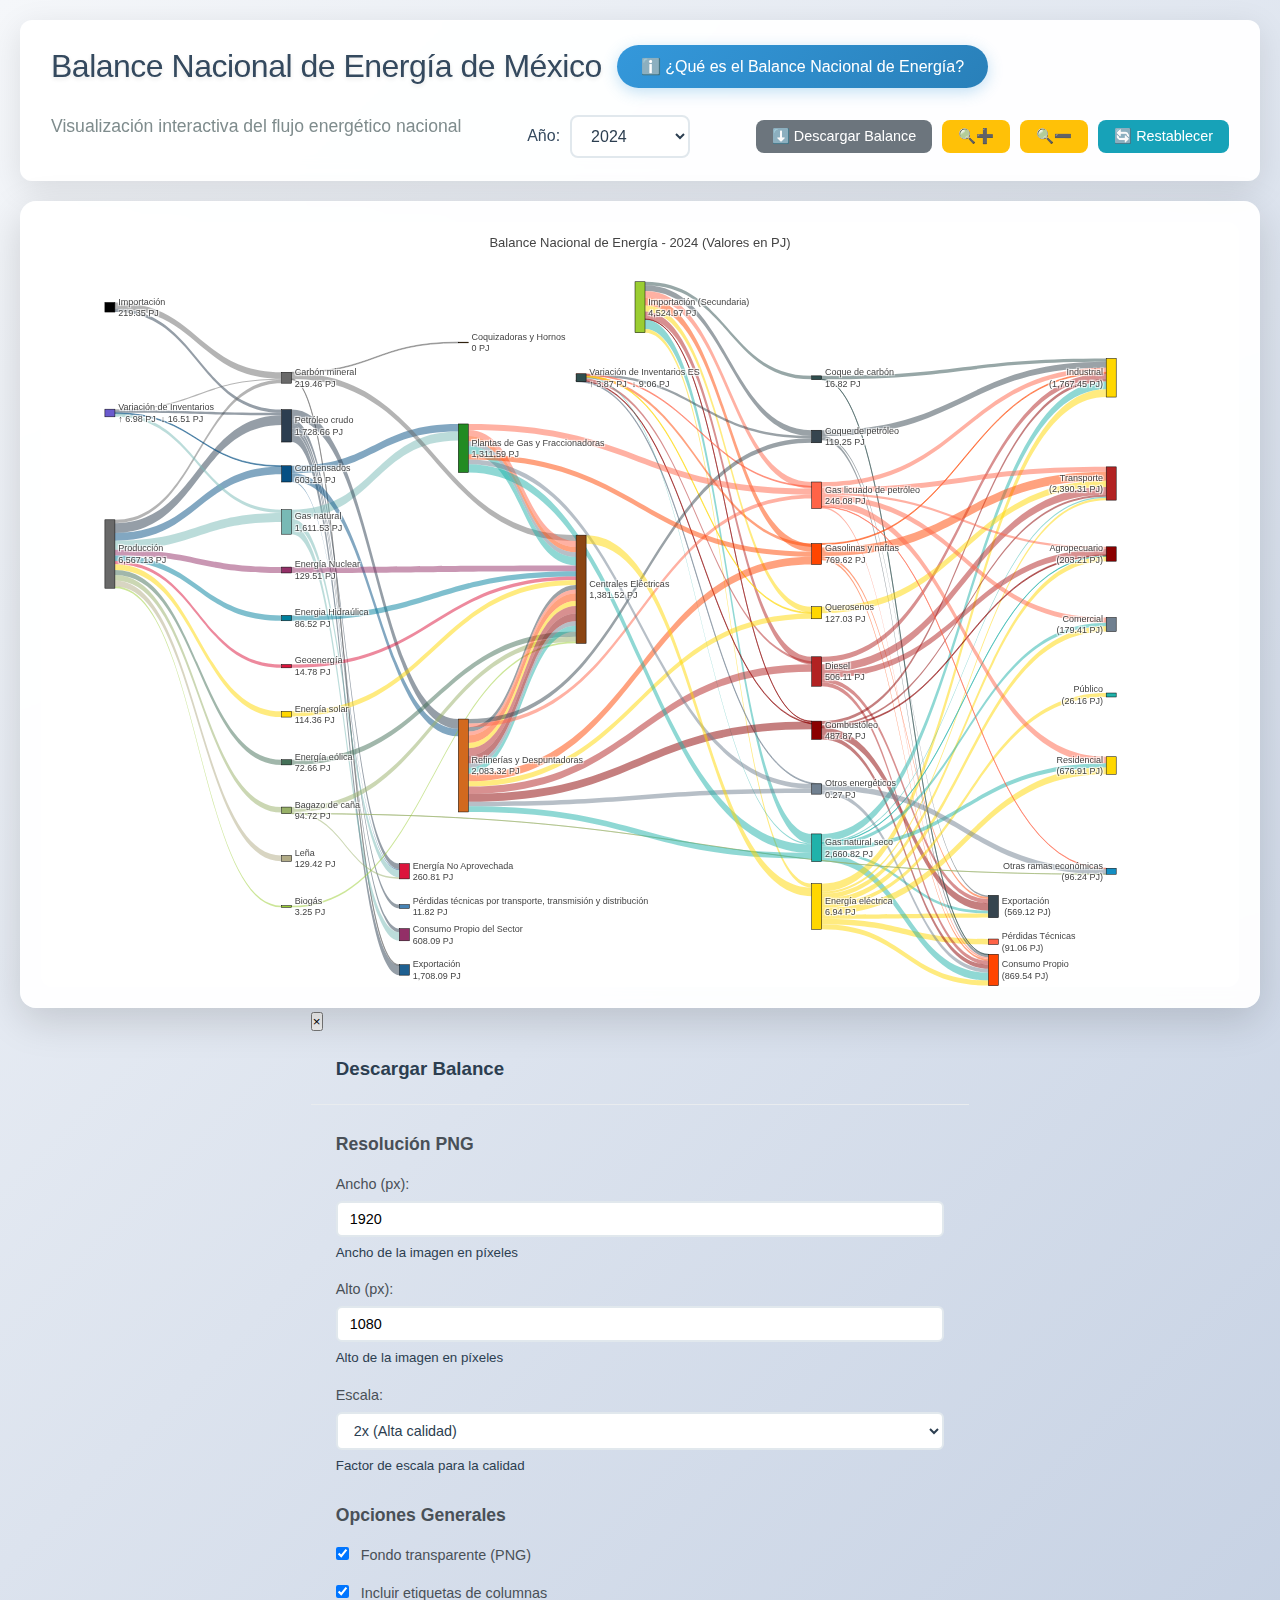
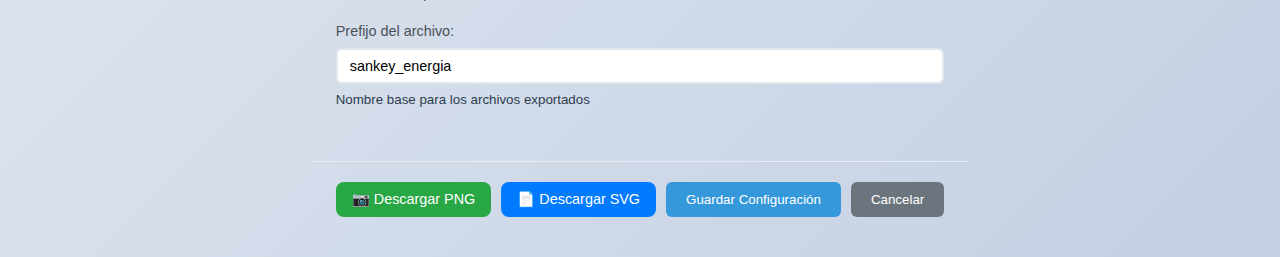
<file: public/index.html>
<!DOCTYPE html>
<html lang="es">
  <head>
    <meta charset="UTF-8" />
    <meta name="viewport" content="width=device-width, initial-scale=1.0" />
    <meta name="description" content="Visualización interactiva del Balance Nacional de Energía de México mediante diagramas de Sankey" />
    <meta name="keywords" content="energía, México, Sankey, balance energético, visualización" />
    <title>Balance Nacional de Energía - Diagrama de Sankey México</title>
    
    <!-- External Libraries -->
    <script src="https://cdn.plot.ly/plotly-2.32.0.min.js"></script>
    
    <!-- Styles -->
    <link rel="stylesheet" href="css/styles.css?v=20250730" />

  </head>

  <body>


    <!-- Information Panel -->
    <aside id="info-panel" class="info-panel" aria-hidden="true">
      <div class="info-content">
        <button id="info-close-btn" class="info-close-btn" aria-label="Cerrar información">&times;</button>
        <div class="info-sections">
          <!-- Content will be loaded dynamically -->
        </div>
      </div>
    </aside>

    <!-- Main Content -->
    <main class="main-content">
      <!-- Controls Section -->
      <section class="controls-section">
        <div class="controls-container">

          <div class="title-info">
            <h1 class="main-title">Balance Nacional de Energía de México</h1>
            <button id="info-toggle-btn" class="info-toggle-btn" aria-label="Mostrar información">
              ℹ️ ¿Qué es el Balance Nacional de Energía?
            </button>
          </div>
          <p class="header-subtitle">Visualización interactiva del flujo energético nacional</p>

          <div class="control-group">
            <label for="year-selector" class="control-label">Año:</label>
            <select id="year-selector" class="year-selector" aria-label="Seleccionar año"></select>
          </div>

          <!-- Export Controls -->
          <div class="export-controls">
            <button id="export-config-btn" class="export-btn config-btn" aria-label="Descargar Balance">
              ⬇️ Descargar Balance
            </button>

          <button id="zoom-in-btn" class="export-btn zoom-btn" aria-label="Acercar">
            🔍➕
          </button>
          <button id="zoom-out-btn" class="export-btn zoom-btn" aria-label="Alejar">
            🔍➖
          </button>

          <button id="reset-view-btn" class="export-btn reset-btn" aria-label="Restablecer vista">
            🔄 Restablecer
          </button>
        </div>
        </div>
      </section>

      <!-- Diagram Section -->
      <section class="diagram-section">
        <div class="diagram-container">
          <div id="zoom-wrapper" class="zoom-wrapper">
            <div id="sankey-diagram" role="img" aria-label="Diagrama de Sankey del Balance Nacional de Energía"></div>
          </div>
        </div>
      </section>
    </main>

    <!-- Modals -->
    <!-- Export Configuration Panel -->
    <aside id="export-panel" class="config-panel" aria-labelledby="export-modal-title" aria-hidden="true">
      <div class="config-content">
        <button id="config-close-btn" class="config-close-btn" aria-label="Cerrar configuración">&times;</button>
        <div class="modal-header">
          <h3 id="export-modal-title">Descargar Balance</h3>
        </div>
        <div class="modal-body">
          <div class="config-section">
            <h4>Resolución PNG</h4>
            <div class="config-group">
              <label for="png-width">Ancho (px):</label>
              <input
                type="number"
                id="png-width"
                value="1920"
                min="800"
                max="4000"
                step="100"
                aria-describedby="png-width-help"
              />
              <small id="png-width-help">Ancho de la imagen en píxeles</small>
            </div>
            <div class="config-group">
              <label for="png-height">Alto (px):</label>
              <input
                type="number"
                id="png-height"
                value="1080"
                min="600"
                max="3000"
                step="100"
                aria-describedby="png-height-help"
              />
              <small id="png-height-help">Alto de la imagen en píxeles</small>
            </div>
            <div class="config-group">
              <label for="png-scale">Escala:</label>
              <select id="png-scale" aria-describedby="png-scale-help">
                <option value="1">1x (Normal)</option>
                <option value="2" selected>2x (Alta calidad)</option>
                <option value="3">3x (Muy alta calidad)</option>
              </select>
              <small id="png-scale-help">Factor de escala para la calidad</small>
            </div>
          </div>

          <div class="config-section">
            <h4>Opciones Generales</h4>
            <div class="config-group">
              <label>
                <input type="checkbox" id="transparent-bg" checked />
                Fondo transparente (PNG)
              </label>
            </div>
            <div class="config-group">
              <label>
                <input type="checkbox" id="include-column-labels" checked />
                Incluir etiquetas de columnas
              </label>
            </div>
            <div class="config-group">
              <label for="filename-prefix">Prefijo del archivo:</label>
              <input
                type="text"
                id="filename-prefix"
                value="sankey_energia"
                placeholder="sankey_energia"
                aria-describedby="filename-help"
              />
              <small id="filename-help">Nombre base para los archivos exportados</small>
            </div>
          </div>
        </div>
        <div class="modal-footer">
          <button id="export-png-btn" class="export-btn png-btn" aria-label="Exportar como PNG">📷 Descargar PNG</button>
          <button id="export-svg-btn" class="export-btn svg-btn" aria-label="Exportar como SVG">📄 Descargar SVG</button>
          <button id="save-config-btn" class="btn-primary">Guardar Configuración</button>
          <button id="cancel-config-btn" class="btn-secondary">Cancelar</button>
        </div>
      </div>
    </aside>

    <!-- Export Progress Modal -->
    <div id="export-progress-modal" class="modal" role="dialog" aria-labelledby="progress-title" aria-hidden="true">
      <div class="modal-content progress-modal">
        <div class="progress-content">
          <div class="spinner" aria-hidden="true"></div>
          <h3 id="progress-title">Exportando...</h3>
          <p id="progress-message">Preparando imagen para descarga</p>
          <div class="progress-bar" role="progressbar" aria-valuenow="0" aria-valuemin="0" aria-valuemax="100">
            <div class="progress-fill" id="progress-fill"></div>
          </div>
        </div>
      </div>
    </div>

    <!-- Scripts -->
    <script src="js/InfoManager.js?v=20250730"></script>
    <script src="js/DataManager.js?v=20250730"></script>
    <script src="js/StyleManager.js?v=20250730"></script>
    <script src="js/LayoutEngine.js?v=20250730"></script>
    <script src="js/NodeFactory.js?v=20250730"></script>
    <script src="js/LinkManager.js?v=20250730"></script>
    <script src="js/PopupManager.js?v=20250730"></script>
    <script src="js/ExportManager.js?v=20250730"></script>
    <script src="js/ColumnLabelsManager.js?v=20250730"></script>
    <script src="js/ZoomManager.js?v=20250730"></script>
    <script src="js/main.js?v=20250730"></script>
    
  </body>
</html>
</file>
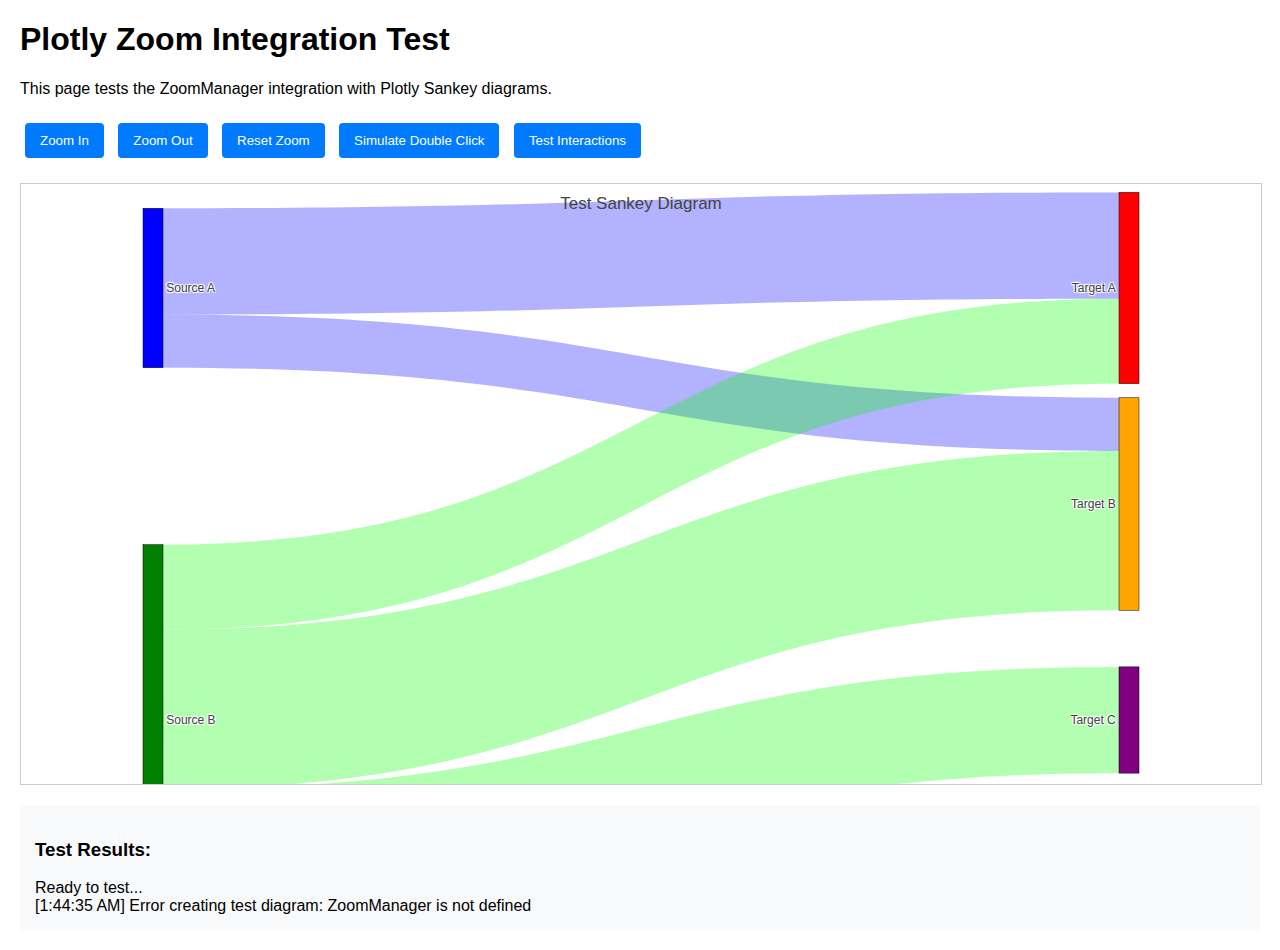
<file: test_plotly_zoom.html>
<!DOCTYPE html>
<html lang="es">
<head>
    <meta charset="UTF-8">
    <meta name="viewport" content="width=device-width, initial-scale=1.0">
    <title>Test Plotly Zoom Integration</title>
    <script src="https://cdn.plot.ly/plotly-2.32.0.min.js"></script>
    <style>
        body {
            font-family: Arial, sans-serif;
            margin: 20px;
        }
        #test-diagram {
            width: 100%;
            height: 600px;
            border: 1px solid #ccc;
            position: relative;
        }
        .test-controls {
            margin: 20px 0;
        }
        .test-controls button {
            margin: 5px;
            padding: 10px 15px;
            background: #007bff;
            color: white;
            border: none;
            border-radius: 4px;
            cursor: pointer;
        }
        .test-controls button:hover {
            background: #0056b3;
        }
        .test-results {
            margin-top: 20px;
            padding: 15px;
            background: #f8f9fa;
            border-radius: 4px;
        }
    </style>
</head>
<body>
    <h1>Plotly Zoom Integration Test</h1>
    <p>This page tests the ZoomManager integration with Plotly Sankey diagrams.</p>
    
    <div class="test-controls">
        <button onclick="testZoomIn()">Zoom In</button>
        <button onclick="testZoomOut()">Zoom Out</button>
        <button onclick="testResetZoom()">Reset Zoom</button>
        <button onclick="testDoubleClick()">Simulate Double Click</button>
        <button onclick="testInteractions()">Test Interactions</button>
    </div>
    
    <div id="test-diagram"></div>
    
    <div class="test-results" id="test-results">
        <h3>Test Results:</h3>
        <div id="results-content">Ready to test...</div>
    </div>

    <script src="public/js/ZoomControls.js"></script>
    <script src="public/js/ZoomManager.js"></script>
    <script>
        let zoomManager;
        let testDiagram;

        // Create a simple Sankey diagram for testing
        function createTestDiagram() {
            const data = {
                type: "sankey",
                orientation: "h",
                node: {
                    pad: 15,
                    thickness: 20,
                    line: { color: "black", width: 0.5 },
                    label: ["Source A", "Source B", "Target A", "Target B", "Target C"],
                    color: ["blue", "green", "red", "orange", "purple"],
                    x: [0.1, 0.1, 0.9, 0.9, 0.9],
                    y: [0.1, 0.9, 0.1, 0.5, 0.9]
                },
                link: {
                    source: [0, 1, 0, 1, 1],
                    target: [2, 3, 3, 4, 2],
                    value: [10, 15, 5, 10, 8],
                    color: ["rgba(0,0,255,0.3)", "rgba(0,255,0,0.3)", "rgba(0,0,255,0.3)", "rgba(0,255,0,0.3)", "rgba(0,255,0,0.3)"]
                }
            };

            const layout = {
                title: "Test Sankey Diagram",
                font: { size: 12 },
                margin: { l: 10, r: 10, t: 50, b: 10 }
            };

            const config = {
                displaylogo: false,
                responsive: true
            };

            return Plotly.newPlot('test-diagram', [data], layout, config);
        }

        // Initialize test
        function initializeTest() {
            createTestDiagram().then(() => {
                testDiagram = document.getElementById('test-diagram');
                
                // Initialize ZoomManager
                zoomManager = new ZoomManager(testDiagram, {
                    showControls: true,
                    enableWheelZoom: true,
                    enableDoubleClickZoom: true,
                    enableKeyboardShortcuts: true,
                    smoothTransitions: true
                });
                
                logResult('ZoomManager initialized successfully');
                logResult('Plotly capabilities analyzed: ' + JSON.stringify(zoomManager.plotlyCapabilities));
            }).catch(error => {
                logResult('Error creating test diagram: ' + error.message);
            });
        }

        // Test functions
        function testZoomIn() {
            if (zoomManager) {
                const previousZoom = zoomManager.getCurrentZoom();
                zoomManager.zoomIn();
                const newZoom = zoomManager.getCurrentZoom();
                logResult(`Zoom In: ${previousZoom.toFixed(2)} → ${newZoom.toFixed(2)}`);
            }
        }

        function testZoomOut() {
            if (zoomManager) {
                const previousZoom = zoomManager.getCurrentZoom();
                zoomManager.zoomOut();
                const newZoom = zoomManager.getCurrentZoom();
                logResult(`Zoom Out: ${previousZoom.toFixed(2)} → ${newZoom.toFixed(2)}`);
            }
        }

        function testResetZoom() {
            if (zoomManager) {
                const previousZoom = zoomManager.getCurrentZoom();
                zoomManager.resetZoom();
                const newZoom = zoomManager.getCurrentZoom();
                logResult(`Reset Zoom: ${previousZoom.toFixed(2)} → ${newZoom.toFixed(2)}`);
            }
        }

        function testDoubleClick() {
            if (zoomManager) {
                const event = new MouseEvent('dblclick', {
                    clientX: 400,
                    clientY: 300,
                    bubbles: true
                });
                testDiagram.dispatchEvent(event);
                logResult('Double click event simulated');
            }
        }

        function testInteractions() {
            if (zoomManager) {
                const results = zoomManager.testZoomedInteractions();
                logResult('Interaction test results: ' + JSON.stringify(results));
            }
        }

        function logResult(message) {
            const resultsContent = document.getElementById('results-content');
            const timestamp = new Date().toLocaleTimeString();
            resultsContent.innerHTML += `<div>[${timestamp}] ${message}</div>`;
        }

        // Initialize when page loads
        document.addEventListener('DOMContentLoaded', initializeTest);
    </script>
</body>
</html>
</file>
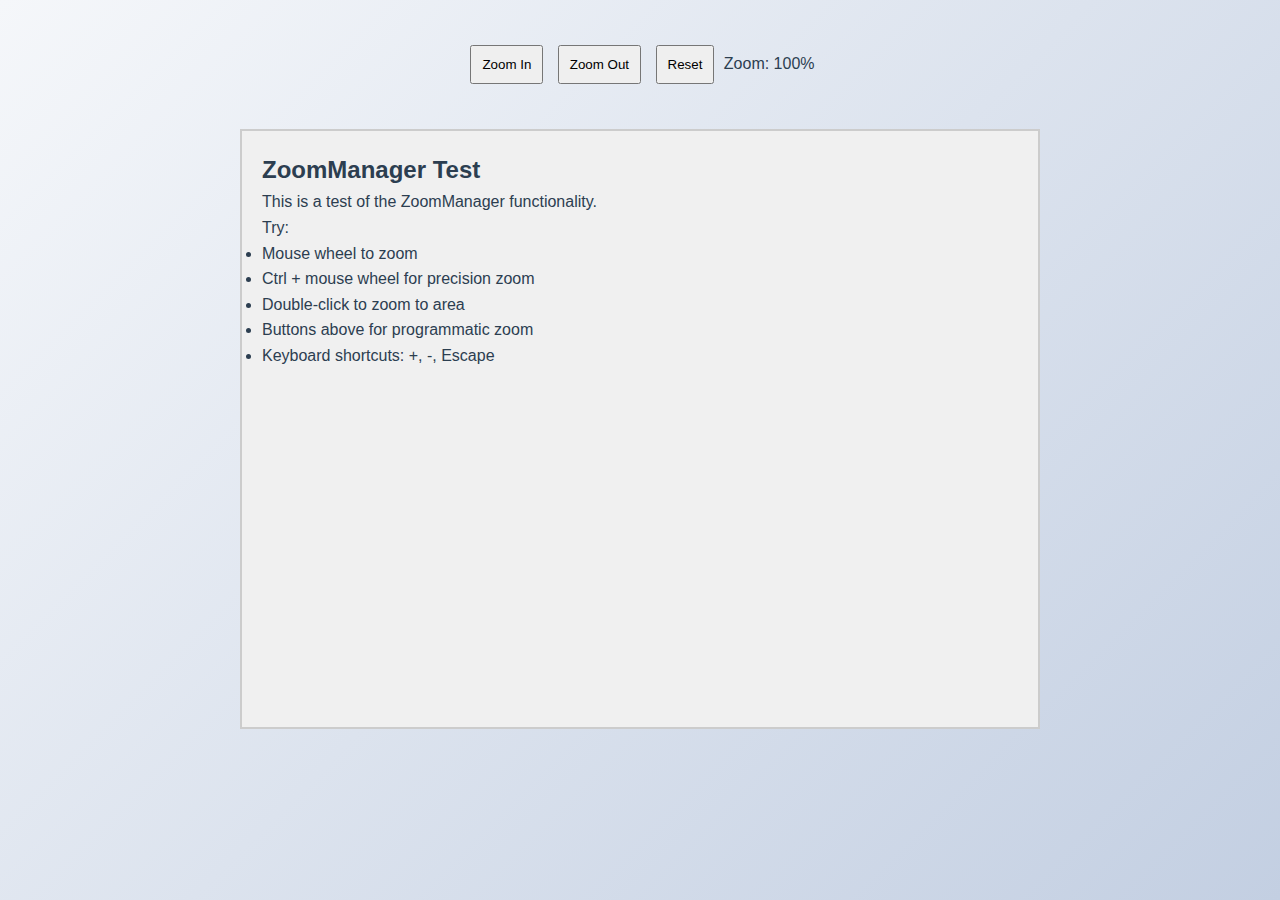
<file: test_zoom.html>
<!DOCTYPE html>
<html>
<head>
    <title>ZoomManager Test</title>
    <style>
        #test-div {
            width: 800px;
            height: 600px;
            border: 2px solid #ccc;
            background: #f0f0f0;
            margin: 20px;
            position: relative;
        }
        .test-content {
            padding: 20px;
            font-family: Arial, sans-serif;
        }
        .controls {
            margin: 20px;
        }
        button {
            margin: 5px;
            padding: 10px;
        }
    </style>
</head>
<body>
    <div class="controls">
        <button onclick="testZoomIn()">Zoom In</button>
        <button onclick="testZoomOut()">Zoom Out</button>
        <button onclick="testReset()">Reset</button>
        <span id="zoom-level">Zoom: 100%</span>
    </div>
    
    <div id="test-div">
        <div class="test-content">
            <h2>ZoomManager Test</h2>
            <p>This is a test of the ZoomManager functionality.</p>
            <p>Try:</p>
            <ul>
                <li>Mouse wheel to zoom</li>
                <li>Ctrl + mouse wheel for precision zoom</li>
                <li>Double-click to zoom to area</li>
                <li>Buttons above for programmatic zoom</li>
                <li>Keyboard shortcuts: +, -, Escape</li>
            </ul>
        </div>
    </div>

    <link rel="stylesheet" href="public/css/styles.css">
    <script src="public/js/ZoomControls.js"></script>
    <script src="public/js/ZoomManager.js"></script>
    <script>
        let zoomManager;
        
        // Initialize ZoomManager
        document.addEventListener('DOMContentLoaded', function() {
            const testDiv = document.getElementById('test-div');
            zoomManager = new ZoomManager(testDiv, {
                showControls: true,
                enableWheelZoom: true,
                enableDoubleClickZoom: true,
                enableKeyboardShortcuts: true
            });
            
            // Listen for zoom events
            testDiv.addEventListener('zoomchange', function(event) {
                const zoomLevel = Math.round(event.detail.currentZoom * 100);
                document.getElementById('zoom-level').textContent = `Zoom: ${zoomLevel}%`;
                console.log('Zoom changed:', event.detail);
            });
        });
        
        function testZoomIn() {
            if (zoomManager) zoomManager.zoomIn();
        }
        
        function testZoomOut() {
            if (zoomManager) zoomManager.zoomOut();
        }
        
        function testReset() {
            if (zoomManager) zoomManager.resetZoom();
        }
    </script>
</body>
</html>
</file>
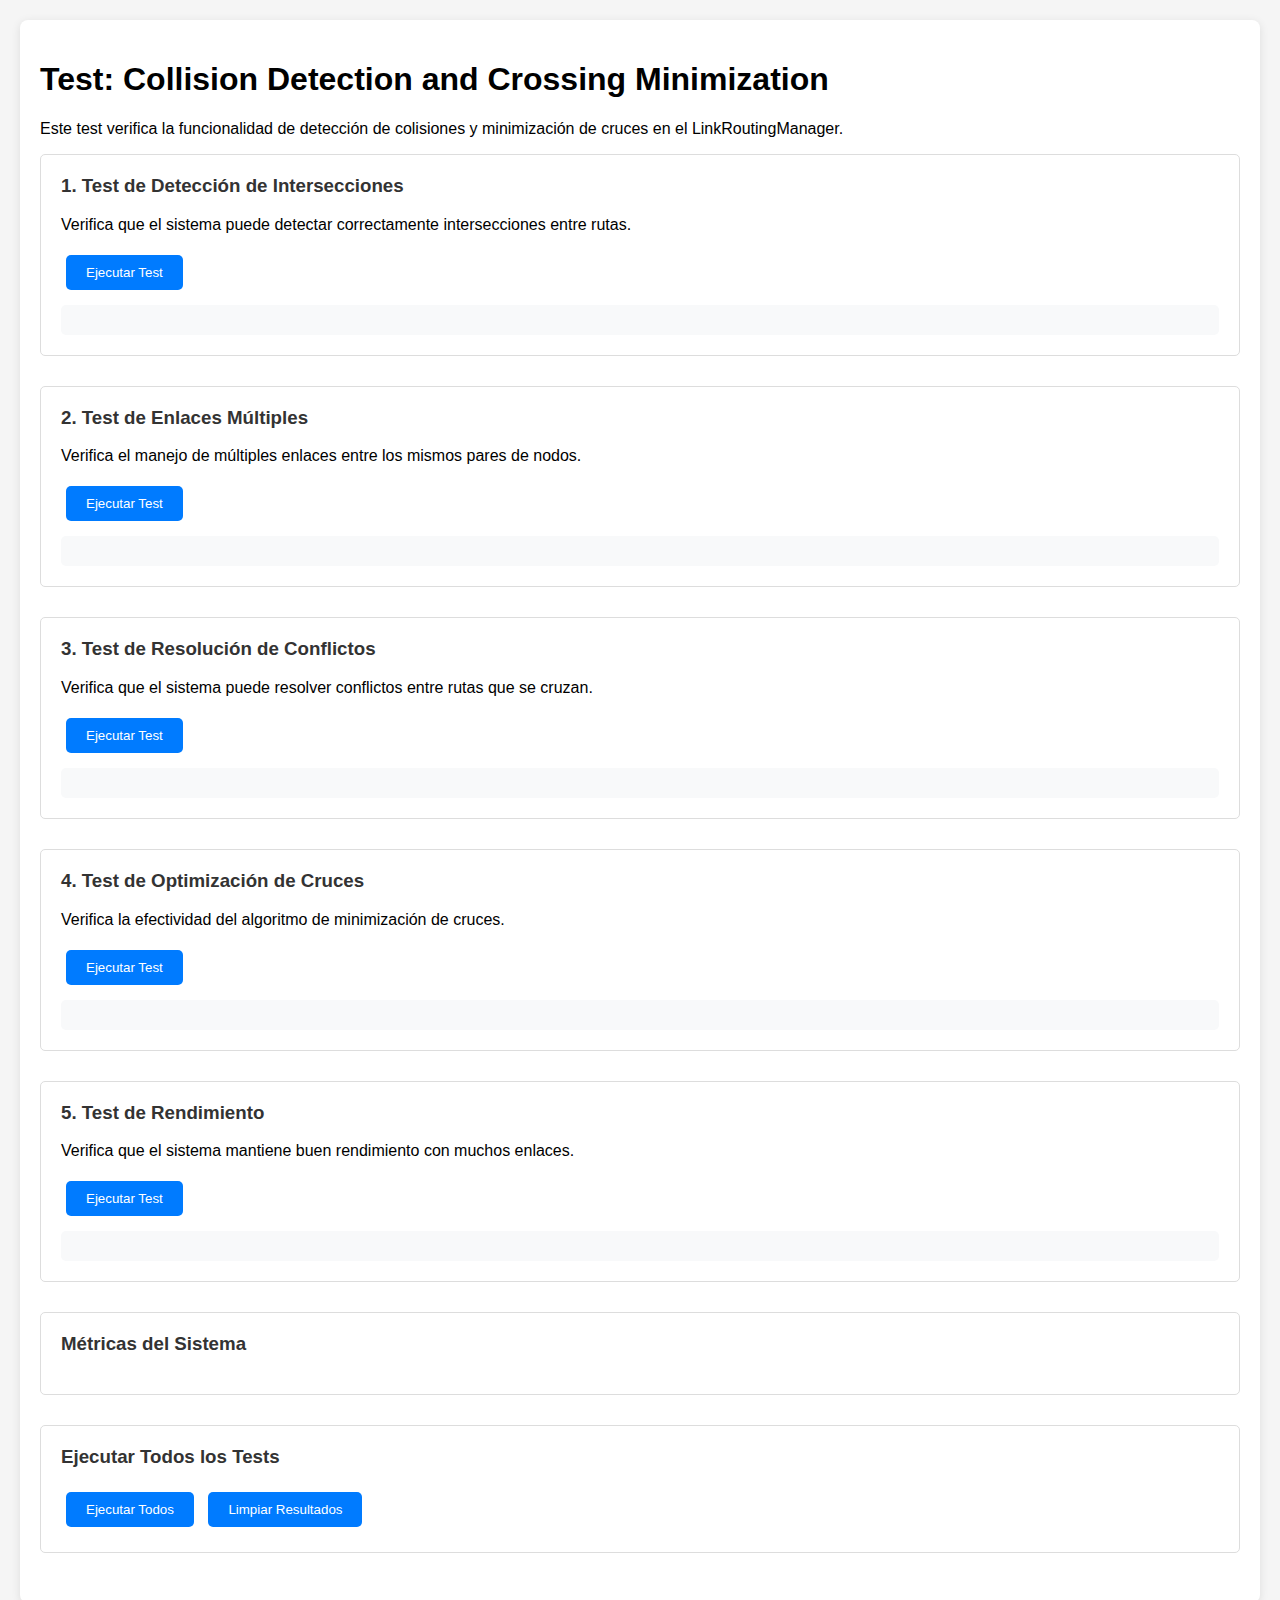
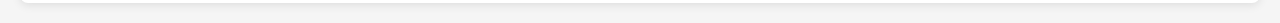
<file: public/test_collision_detection.html>
<!DOCTYPE html>
<html lang="es">
<head>
    <meta charset="UTF-8">
    <meta name="viewport" content="width=device-width, initial-scale=1.0">
    <title>Test: Collision Detection and Crossing Minimization</title>
    <style>
        body {
            font-family: Arial, sans-serif;
            margin: 20px;
            background-color: #f5f5f5;
        }
        .container {
            max-width: 1200px;
            margin: 0 auto;
            background: white;
            padding: 20px;
            border-radius: 8px;
            box-shadow: 0 2px 10px rgba(0,0,0,0.1);
        }
        .test-section {
            margin-bottom: 30px;
            padding: 20px;
            border: 1px solid #ddd;
            border-radius: 5px;
        }
        .test-section h3 {
            color: #333;
            margin-top: 0;
        }
        .test-results {
            background: #f8f9fa;
            padding: 15px;
            border-radius: 5px;
            margin-top: 10px;
            font-family: monospace;
            white-space: pre-wrap;
        }
        .success {
            color: #28a745;
        }
        .error {
            color: #dc3545;
        }
        .warning {
            color: #ffc107;
        }
        .info {
            color: #17a2b8;
        }
        button {
            background: #007bff;
            color: white;
            border: none;
            padding: 10px 20px;
            border-radius: 5px;
            cursor: pointer;
            margin: 5px;
        }
        button:hover {
            background: #0056b3;
        }
        .metrics {
            display: grid;
            grid-template-columns: repeat(auto-fit, minmax(200px, 1fr));
            gap: 15px;
            margin-top: 15px;
        }
        .metric-card {
            background: #e9ecef;
            padding: 15px;
            border-radius: 5px;
            text-align: center;
        }
        .metric-value {
            font-size: 24px;
            font-weight: bold;
            color: #495057;
        }
        .metric-label {
            font-size: 12px;
            color: #6c757d;
            margin-top: 5px;
        }
    </style>
</head>
<body>
    <div class="container">
        <h1>Test: Collision Detection and Crossing Minimization</h1>
        <p>Este test verifica la funcionalidad de detección de colisiones y minimización de cruces en el LinkRoutingManager.</p>

        <div class="test-section">
            <h3>1. Test de Detección de Intersecciones</h3>
            <p>Verifica que el sistema puede detectar correctamente intersecciones entre rutas.</p>
            <button onclick="testIntersectionDetection()">Ejecutar Test</button>
            <div id="intersection-results" class="test-results"></div>
        </div>

        <div class="test-section">
            <h3>2. Test de Enlaces Múltiples</h3>
            <p>Verifica el manejo de múltiples enlaces entre los mismos pares de nodos.</p>
            <button onclick="testMultipleLinks()">Ejecutar Test</button>
            <div id="multiple-links-results" class="test-results"></div>
        </div>

        <div class="test-section">
            <h3>3. Test de Resolución de Conflictos</h3>
            <p>Verifica que el sistema puede resolver conflictos entre rutas que se cruzan.</p>
            <button onclick="testConflictResolution()">Ejecutar Test</button>
            <div id="conflict-resolution-results" class="test-results"></div>
        </div>

        <div class="test-section">
            <h3>4. Test de Optimización de Cruces</h3>
            <p>Verifica la efectividad del algoritmo de minimización de cruces.</p>
            <button onclick="testCrossingOptimization()">Ejecutar Test</button>
            <div id="crossing-optimization-results" class="test-results"></div>
        </div>

        <div class="test-section">
            <h3>5. Test de Rendimiento</h3>
            <p>Verifica que el sistema mantiene buen rendimiento con muchos enlaces.</p>
            <button onclick="testPerformance()">Ejecutar Test</button>
            <div id="performance-results" class="test-results"></div>
        </div>

        <div class="test-section">
            <h3>Métricas del Sistema</h3>
            <div class="metrics" id="system-metrics">
                <!-- Las métricas se llenarán dinámicamente -->
            </div>
        </div>

        <div class="test-section">
            <h3>Ejecutar Todos los Tests</h3>
            <button onclick="runAllTests()">Ejecutar Todos</button>
            <button onclick="clearResults()">Limpiar Resultados</button>
        </div>
    </div>

    <script src="js/LinkRoutingManager.js"></script>
    <script>
        // Configuración de test
        const testConfig = {
            enableRouting: true,
            curvature: 0.3,
            linkSeparation: 0.02,
            avoidanceRadius: 0.05,
            maxIterations: 20,
            convergenceThreshold: 0.001
        };

        let linkRoutingManager;

        // Inicializar el sistema
        function initializeSystem() {
            linkRoutingManager = new LinkRoutingManager(testConfig);
            console.log('LinkRoutingManager inicializado para tests');
        }

        // Generar datos de test
        function generateTestData(numNodes = 6, numLinks = 10) {
            const nodes = [];
            const links = [];

            // Generar nodos en una disposición típica de Sankey
            for (let i = 0; i < numNodes; i++) {
                nodes.push({
                    name: `Nodo ${i}`,
                    x: (i / (numNodes - 1)) * 0.8 + 0.1, // Distribuir horizontalmente
                    y: 0.3 + (Math.random() * 0.4), // Distribuir verticalmente
                    index: i
                });
            }

            // Generar enlaces con algunos cruces intencionados
            for (let i = 0; i < numLinks; i++) {
                const source = Math.floor(Math.random() * (numNodes - 2));
                const target = source + 1 + Math.floor(Math.random() * (numNodes - source - 1));
                
                links.push({
                    source: source,
                    target: target,
                    value: 100 + Math.random() * 500,
                    color: `hsl(${Math.random() * 360}, 70%, 50%)`,
                    customdata: `Flujo ${i}: ${(100 + Math.random() * 500).toFixed(1)} PJ`
                });
            }

            return { nodes, links };
        }

        // Test 1: Detección de Intersecciones
        async function testIntersectionDetection() {
            const resultsDiv = document.getElementById('intersection-results');
            resultsDiv.innerHTML = 'Ejecutando test de detección de intersecciones...\n';

            try {
                const testData = generateTestData(4, 6);
                const routes = await linkRoutingManager.calculateRoutes(testData.links, testData.nodes);
                
                // Detectar cruces
                const crossings = linkRoutingManager.detectCrossings(routes);
                
                resultsDiv.innerHTML += `✓ Test completado exitosamente\n`;
                resultsDiv.innerHTML += `📊 Rutas generadas: ${routes.length}\n`;
                resultsDiv.innerHTML += `🔍 Cruces detectados: ${crossings.length}\n`;
                
                if (crossings.length > 0) {
                    resultsDiv.innerHTML += `\nDetalles de cruces detectados:\n`;
                    crossings.forEach((crossing, index) => {
                        resultsDiv.innerHTML += `  ${index + 1}. Ruta ${crossing.route1} ↔ Ruta ${crossing.route2}\n`;
                        resultsDiv.innerHTML += `     Severidad: ${crossing.severity.toFixed(3)}\n`;
                        resultsDiv.innerHTML += `     Tipo: ${crossing.type}\n`;
                        resultsDiv.innerHTML += `     Punto: (${crossing.point.x.toFixed(3)}, ${crossing.point.y.toFixed(3)})\n\n`;
                    });
                }

                resultsDiv.className = 'test-results success';
                
            } catch (error) {
                resultsDiv.innerHTML += `❌ Error: ${error.message}\n`;
                resultsDiv.className = 'test-results error';
            }
        }

        // Test 2: Enlaces Múltiples
        async function testMultipleLinks() {
            const resultsDiv = document.getElementById('multiple-links-results');
            resultsDiv.innerHTML = 'Ejecutando test de enlaces múltiples...\n';

            try {
                // Generar datos con enlaces múltiples intencionados
                const nodes = [
                    { name: 'Nodo A', x: 0.2, y: 0.5, index: 0 },
                    { name: 'Nodo B', x: 0.8, y: 0.5, index: 1 }
                ];

                const links = [
                    { source: 0, target: 1, value: 300, color: 'red', customdata: 'Flujo 1: 300 PJ' },
                    { source: 0, target: 1, value: 200, color: 'blue', customdata: 'Flujo 2: 200 PJ' },
                    { source: 0, target: 1, value: 150, color: 'green', customdata: 'Flujo 3: 150 PJ' }
                ];

                const routes = await linkRoutingManager.calculateRoutes(links, nodes);
                
                resultsDiv.innerHTML += `✓ Test completado exitosamente\n`;
                resultsDiv.innerHTML += `📊 Enlaces múltiples procesados: ${links.length}\n`;
                
                // Verificar que las rutas tienen información de enlaces múltiples
                routes.forEach((route, index) => {
                    const multipleInfo = route.routing.multipleLinks;
                    if (multipleInfo && multipleInfo.isMultiple) {
                        resultsDiv.innerHTML += `  Ruta ${index}: Posición ${multipleInfo.positionInGroup + 1} de ${multipleInfo.groupSize}\n`;
                    }
                });

                // Verificar separación entre rutas paralelas
                const separations = [];
                for (let i = 0; i < routes.length - 1; i++) {
                    for (let j = i + 1; j < routes.length; j++) {
                        const separation = linkRoutingManager.routeCalculator.calculateParallelRouteSeparation(routes[i], routes[j]);
                        separations.push(separation);
                    }
                }

                const minSeparation = Math.min(...separations);
                resultsDiv.innerHTML += `📏 Separación mínima entre rutas: ${minSeparation.toFixed(4)}\n`;
                resultsDiv.innerHTML += `📏 Separación configurada: ${testConfig.linkSeparation}\n`;

                if (minSeparation >= testConfig.linkSeparation * 0.8) {
                    resultsDiv.innerHTML += `✓ Separación adecuada mantenida\n`;
                    resultsDiv.className = 'test-results success';
                } else {
                    resultsDiv.innerHTML += `⚠️ Separación por debajo del umbral\n`;
                    resultsDiv.className = 'test-results warning';
                }

            } catch (error) {
                resultsDiv.innerHTML += `❌ Error: ${error.message}\n`;
                resultsDiv.className = 'test-results error';
            }
        }

        // Test 3: Resolución de Conflictos
        async function testConflictResolution() {
            const resultsDiv = document.getElementById('conflict-resolution-results');
            resultsDiv.innerHTML = 'Ejecutando test de resolución de conflictos...\n';

            try {
                const testData = generateTestData(5, 8);
                
                // Calcular rutas iniciales
                const initialRoutes = await linkRoutingManager.calculateRoutes(testData.links, testData.nodes);
                const initialCrossings = linkRoutingManager.detectCrossings(initialRoutes);
                
                // Optimizar rutas para resolver conflictos
                const optimizedRoutes = linkRoutingManager.optimizeRoutes(initialRoutes);
                const finalCrossings = linkRoutingManager.detectCrossings(optimizedRoutes);
                
                const crossingReduction = initialCrossings.length - finalCrossings.length;
                const reductionPercentage = initialCrossings.length > 0 ? 
                    (crossingReduction / initialCrossings.length) * 100 : 0;

                resultsDiv.innerHTML += `✓ Test completado exitosamente\n`;
                resultsDiv.innerHTML += `📊 Cruces iniciales: ${initialCrossings.length}\n`;
                resultsDiv.innerHTML += `📊 Cruces finales: ${finalCrossings.length}\n`;
                resultsDiv.innerHTML += `📈 Reducción: ${crossingReduction} cruces (${reductionPercentage.toFixed(1)}%)\n`;

                // Verificar que se aplicaron estrategias de resolución
                let strategiesApplied = 0;
                optimizedRoutes.forEach(route => {
                    if (route.routing.conflicts && route.routing.conflicts.length > 0) {
                        strategiesApplied++;
                    }
                });

                resultsDiv.innerHTML += `🔧 Rutas con estrategias aplicadas: ${strategiesApplied}\n`;

                if (reductionPercentage >= 50 || finalCrossings.length === 0) {
                    resultsDiv.innerHTML += `✓ Resolución de conflictos exitosa\n`;
                    resultsDiv.className = 'test-results success';
                } else if (reductionPercentage > 0) {
                    resultsDiv.innerHTML += `⚠️ Resolución parcial de conflictos\n`;
                    resultsDiv.className = 'test-results warning';
                } else {
                    resultsDiv.innerHTML += `❌ No se pudieron resolver conflictos\n`;
                    resultsDiv.className = 'test-results error';
                }

            } catch (error) {
                resultsDiv.innerHTML += `❌ Error: ${error.message}\n`;
                resultsDiv.className = 'test-results error';
            }
        }

        // Test 4: Optimización de Cruces
        async function testCrossingOptimization() {
            const resultsDiv = document.getElementById('crossing-optimization-results');
            resultsDiv.innerHTML = 'Ejecutando test de optimización de cruces...\n';

            try {
                // Generar un caso complejo con muchos cruces potenciales
                const testData = generateTestData(8, 15);
                
                const startTime = performance.now();
                const routes = await linkRoutingManager.calculateRoutes(testData.links, testData.nodes);
                const calculationTime = performance.now() - startTime;

                const optimizationStartTime = performance.now();
                const optimizedRoutes = linkRoutingManager.optimizeRoutes(routes);
                const optimizationTime = performance.now() - optimizationStartTime;

                const initialCrossings = linkRoutingManager.detectCrossings(routes);
                const finalCrossings = linkRoutingManager.detectCrossings(optimizedRoutes);

                resultsDiv.innerHTML += `✓ Test completado exitosamente\n`;
                resultsDiv.innerHTML += `⏱️ Tiempo de cálculo: ${calculationTime.toFixed(2)}ms\n`;
                resultsDiv.innerHTML += `⏱️ Tiempo de optimización: ${optimizationTime.toFixed(2)}ms\n`;
                resultsDiv.innerHTML += `📊 Rutas procesadas: ${routes.length}\n`;
                resultsDiv.innerHTML += `🔍 Cruces antes: ${initialCrossings.length}\n`;
                resultsDiv.innerHTML += `🔍 Cruces después: ${finalCrossings.length}\n`;

                const totalTime = calculationTime + optimizationTime;
                const performanceThreshold = 500; // ms

                if (totalTime < performanceThreshold) {
                    resultsDiv.innerHTML += `✓ Rendimiento dentro del umbral (${performanceThreshold}ms)\n`;
                } else {
                    resultsDiv.innerHTML += `⚠️ Rendimiento por encima del umbral\n`;
                }

                // Verificar calidad de la optimización
                const crossingReduction = Math.max(0, initialCrossings.length - finalCrossings.length);
                const qualityScore = initialCrossings.length > 0 ? 
                    (crossingReduction / initialCrossings.length) * 100 : 100;

                resultsDiv.innerHTML += `📈 Puntuación de calidad: ${qualityScore.toFixed(1)}%\n`;

                if (qualityScore >= 70) {
                    resultsDiv.className = 'test-results success';
                } else if (qualityScore >= 30) {
                    resultsDiv.className = 'test-results warning';
                } else {
                    resultsDiv.className = 'test-results error';
                }

            } catch (error) {
                resultsDiv.innerHTML += `❌ Error: ${error.message}\n`;
                resultsDiv.className = 'test-results error';
            }
        }

        // Test 5: Rendimiento
        async function testPerformance() {
            const resultsDiv = document.getElementById('performance-results');
            resultsDiv.innerHTML = 'Ejecutando test de rendimiento...\n';

            try {
                const testSizes = [
                    { nodes: 5, links: 10 },
                    { nodes: 10, links: 25 },
                    { nodes: 15, links: 50 },
                    { nodes: 20, links: 75 }
                ];

                resultsDiv.innerHTML += `Probando diferentes tamaños de diagrama:\n\n`;

                for (const size of testSizes) {
                    const testData = generateTestData(size.nodes, size.links);
                    
                    const startTime = performance.now();
                    const routes = await linkRoutingManager.calculateRoutes(testData.links, testData.nodes);
                    const optimizedRoutes = linkRoutingManager.optimizeRoutes(routes);
                    const endTime = performance.now();
                    
                    const totalTime = endTime - startTime;
                    const crossings = linkRoutingManager.detectCrossings(optimizedRoutes);
                    
                    resultsDiv.innerHTML += `📊 ${size.nodes} nodos, ${size.links} enlaces:\n`;
                    resultsDiv.innerHTML += `   Tiempo: ${totalTime.toFixed(2)}ms\n`;
                    resultsDiv.innerHTML += `   Cruces finales: ${crossings.length}\n`;
                    resultsDiv.innerHTML += `   Tiempo/enlace: ${(totalTime / size.links).toFixed(2)}ms\n\n`;
                }

                const metrics = linkRoutingManager.getPerformanceMetrics();
                resultsDiv.innerHTML += `Métricas del sistema:\n`;
                resultsDiv.innerHTML += `  Cálculos totales: ${metrics.totalCalculations}\n`;
                resultsDiv.innerHTML += `  Tiempo promedio: ${metrics.averageCalculationTime.toFixed(2)}ms\n`;
                resultsDiv.innerHTML += `  Tasa de acierto de caché: ${metrics.cacheHitRate}\n`;
                resultsDiv.innerHTML += `  Reducción de cruces: ${metrics.crossingReduction.toFixed(1)}%\n`;

                resultsDiv.className = 'test-results success';

            } catch (error) {
                resultsDiv.innerHTML += `❌ Error: ${error.message}\n`;
                resultsDiv.className = 'test-results error';
            }
        }

        // Actualizar métricas del sistema
        function updateSystemMetrics() {
            const metricsDiv = document.getElementById('system-metrics');
            
            if (!linkRoutingManager) {
                metricsDiv.innerHTML = '<p>Sistema no inicializado</p>';
                return;
            }

            const metrics = linkRoutingManager.getPerformanceMetrics();
            
            metricsDiv.innerHTML = `
                <div class="metric-card">
                    <div class="metric-value">${metrics.totalCalculations}</div>
                    <div class="metric-label">Cálculos Totales</div>
                </div>
                <div class="metric-card">
                    <div class="metric-value">${metrics.averageCalculationTime.toFixed(1)}ms</div>
                    <div class="metric-label">Tiempo Promedio</div>
                </div>
                <div class="metric-card">
                    <div class="metric-value">${metrics.cacheHitRate}</div>
                    <div class="metric-label">Aciertos de Caché</div>
                </div>
                <div class="metric-card">
                    <div class="metric-value">${metrics.crossingReduction.toFixed(1)}%</div>
                    <div class="metric-label">Reducción de Cruces</div>
                </div>
                <div class="metric-card">
                    <div class="metric-value">${metrics.cacheSize}</div>
                    <div class="metric-label">Tamaño de Caché</div>
                </div>
                <div class="metric-card">
                    <div class="metric-value">${metrics.isCalculating ? 'Sí' : 'No'}</div>
                    <div class="metric-label">Calculando</div>
                </div>
            `;
        }

        // Ejecutar todos los tests
        async function runAllTests() {
            console.log('Ejecutando todos los tests...');
            
            await testIntersectionDetection();
            await new Promise(resolve => setTimeout(resolve, 500));
            
            await testMultipleLinks();
            await new Promise(resolve => setTimeout(resolve, 500));
            
            await testConflictResolution();
            await new Promise(resolve => setTimeout(resolve, 500));
            
            await testCrossingOptimization();
            await new Promise(resolve => setTimeout(resolve, 500));
            
            await testPerformance();
            
            updateSystemMetrics();
            console.log('Todos los tests completados');
        }

        // Limpiar resultados
        function clearResults() {
            const resultDivs = document.querySelectorAll('.test-results');
            resultDivs.forEach(div => {
                div.innerHTML = '';
                div.className = 'test-results';
            });
            
            const metricsDiv = document.getElementById('system-metrics');
            metricsDiv.innerHTML = '';
        }

        // Inicializar cuando se carga la página
        window.addEventListener('load', () => {
            initializeSystem();
            updateSystemMetrics();
        });
    </script>
</body>
</html>
</file>
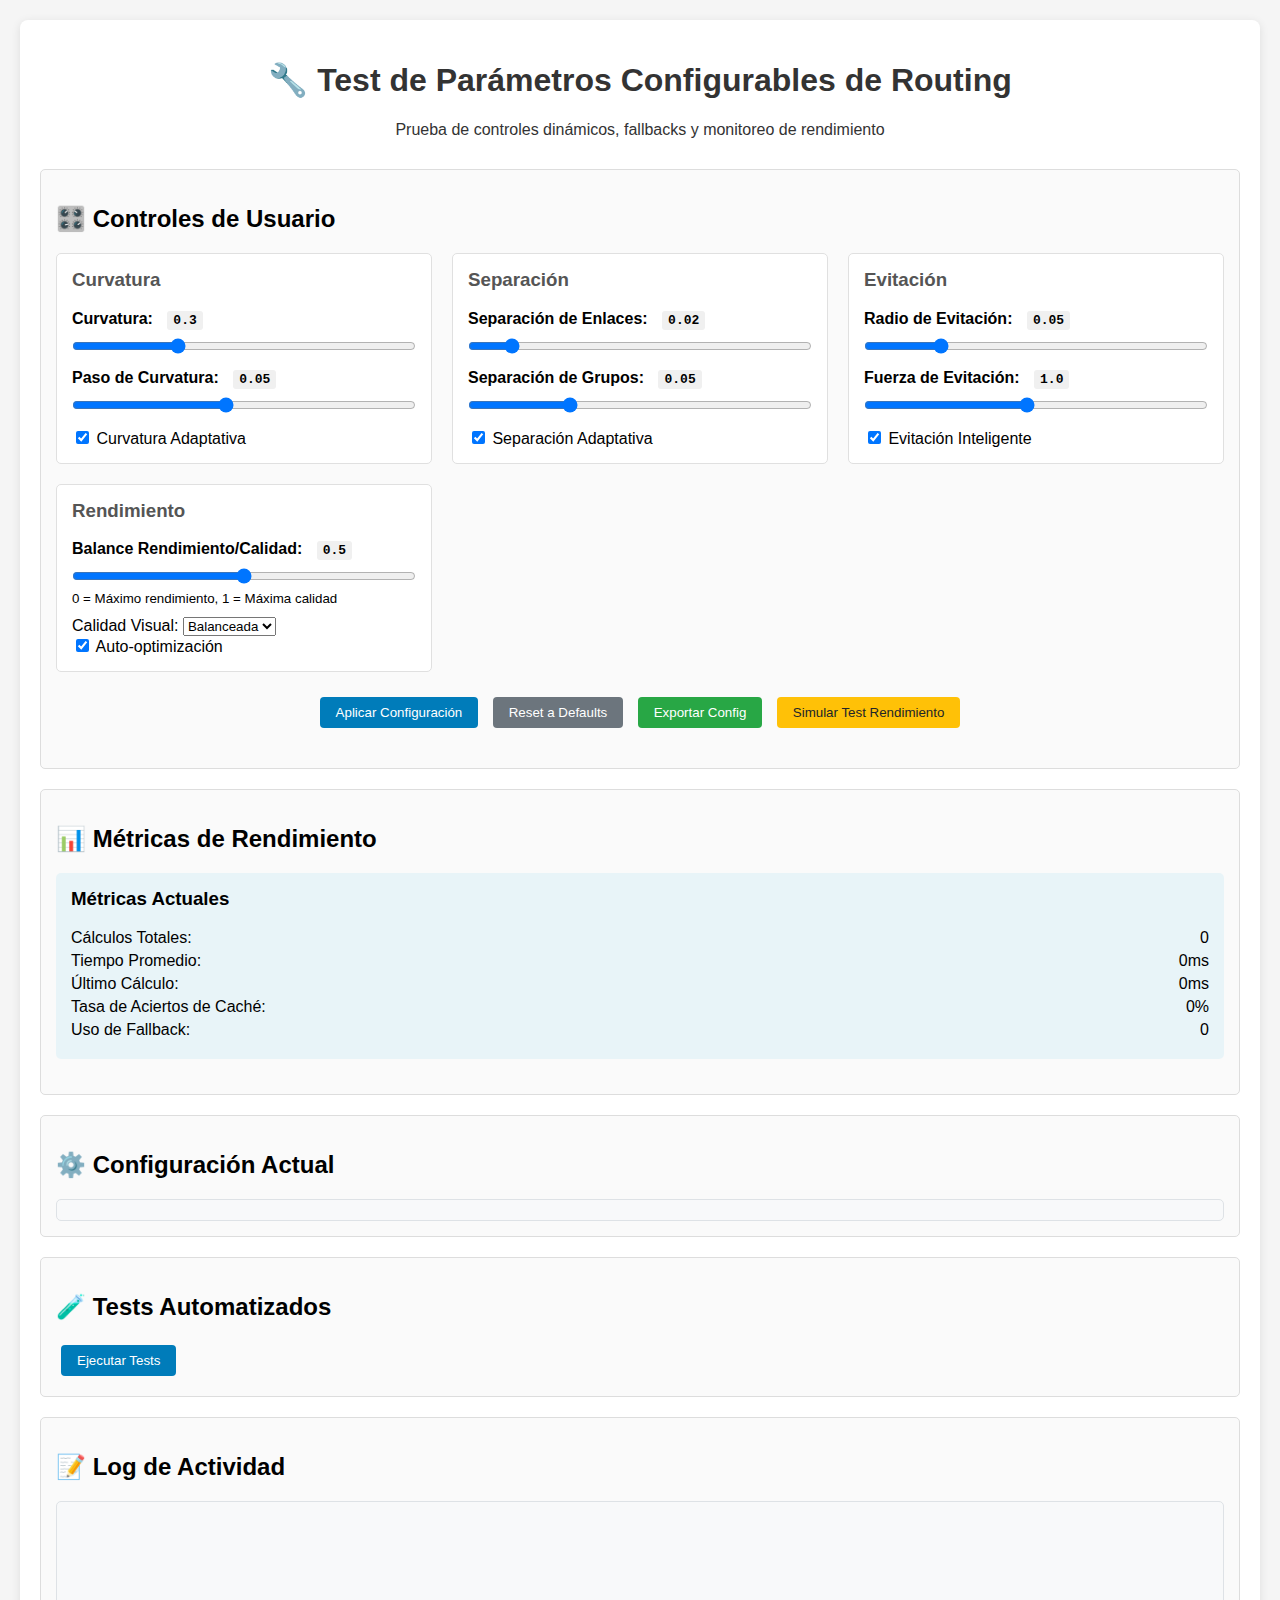
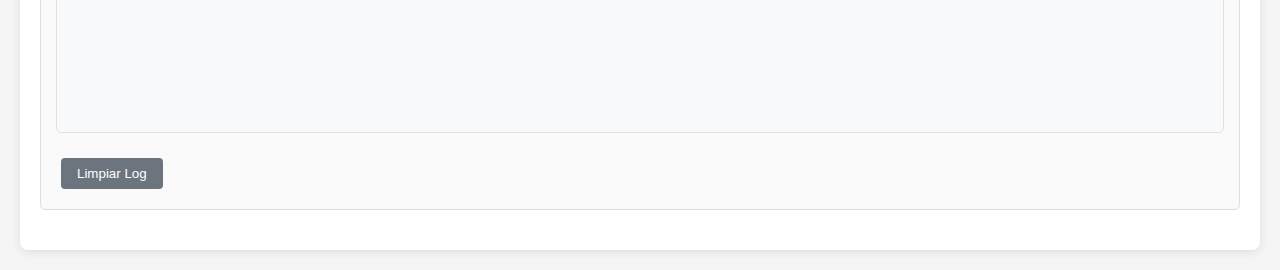
<file: public/test_configurable_routing.html>
<!DOCTYPE html>
<html lang="es">
<head>
    <meta charset="UTF-8">
    <meta name="viewport" content="width=device-width, initial-scale=1.0">
    <title>Test - Configurable Routing Parameters</title>
    <style>
        body {
            font-family: 'Segoe UI', Tahoma, Geneva, Verdana, sans-serif;
            margin: 20px;
            background-color: #f5f5f5;
        }
        .container {
            max-width: 1200px;
            margin: 0 auto;
            background: white;
            padding: 20px;
            border-radius: 8px;
            box-shadow: 0 2px 10px rgba(0,0,0,0.1);
        }
        .header {
            text-align: center;
            color: #333;
            margin-bottom: 30px;
        }
        .test-section {
            margin: 20px 0;
            padding: 15px;
            border: 1px solid #ddd;
            border-radius: 5px;
            background: #fafafa;
        }
        .controls {
            display: grid;
            grid-template-columns: repeat(auto-fit, minmax(300px, 1fr));
            gap: 20px;
            margin: 20px 0;
        }
        .control-group {
            background: white;
            padding: 15px;
            border-radius: 5px;
            border: 1px solid #e0e0e0;
        }
        .control-group h3 {
            margin-top: 0;
            color: #555;
        }
        .slider-container {
            margin: 10px 0;
        }
        .slider-container label {
            display: block;
            margin-bottom: 5px;
            font-weight: bold;
        }
        .slider {
            width: 100%;
            margin: 5px 0;
        }
        .value-display {
            font-family: monospace;
            background: #f0f0f0;
            padding: 2px 6px;
            border-radius: 3px;
            margin-left: 10px;
        }
        .button {
            background: #007cba;
            color: white;
            border: none;
            padding: 8px 16px;
            border-radius: 4px;
            cursor: pointer;
            margin: 5px;
        }
        .button:hover {
            background: #005a87;
        }
        .button.secondary {
            background: #6c757d;
        }
        .button.success {
            background: #28a745;
        }
        .button.warning {
            background: #ffc107;
            color: #212529;
        }
        .metrics {
            background: #e8f4f8;
            padding: 15px;
            border-radius: 5px;
            margin: 20px 0;
        }
        .metrics h3 {
            margin-top: 0;
        }
        .metric-item {
            display: flex;
            justify-content: space-between;
            margin: 5px 0;
        }
        .log {
            background: #f8f9fa;
            border: 1px solid #dee2e6;
            border-radius: 5px;
            padding: 15px;
            height: 200px;
            overflow-y: auto;
            font-family: monospace;
            font-size: 12px;
            margin: 20px 0;
        }
        .test-result {
            padding: 10px;
            margin: 5px 0;
            border-radius: 4px;
        }
        .test-result.passed {
            background: #d4edda;
            border: 1px solid #c3e6cb;
            color: #155724;
        }
        .test-result.failed {
            background: #f8d7da;
            border: 1px solid #f5c6cb;
            color: #721c24;
        }
        .config-display {
            background: #f8f9fa;
            border: 1px solid #dee2e6;
            border-radius: 5px;
            padding: 10px;
            font-family: monospace;
            font-size: 12px;
            white-space: pre-wrap;
            max-height: 300px;
            overflow-y: auto;
        }
    </style>
</head>
<body>
    <div class="container">
        <div class="header">
            <h1>🔧 Test de Parámetros Configurables de Routing</h1>
            <p>Prueba de controles dinámicos, fallbacks y monitoreo de rendimiento</p>
        </div>

        <!-- Controles de Usuario -->
        <div class="test-section">
            <h2>🎛️ Controles de Usuario</h2>
            
            <div class="controls">
                <!-- Control de Curvatura -->
                <div class="control-group">
                    <h3>Curvatura</h3>
                    <div class="slider-container">
                        <label>Curvatura: <span class="value-display" id="curvature-value">0.3</span></label>
                        <input type="range" id="curvature-slider" class="slider" min="0" max="1" step="0.05" value="0.3">
                    </div>
                    <div class="slider-container">
                        <label>Paso de Curvatura: <span class="value-display" id="curvature-step-value">0.05</span></label>
                        <input type="range" id="curvature-step-slider" class="slider" min="0.01" max="0.1" step="0.01" value="0.05">
                    </div>
                    <label>
                        <input type="checkbox" id="adaptive-curvature" checked> Curvatura Adaptativa
                    </label>
                </div>

                <!-- Control de Separación -->
                <div class="control-group">
                    <h3>Separación</h3>
                    <div class="slider-container">
                        <label>Separación de Enlaces: <span class="value-display" id="separation-value">0.02</span></label>
                        <input type="range" id="separation-slider" class="slider" min="0.01" max="0.1" step="0.005" value="0.02">
                    </div>
                    <div class="slider-container">
                        <label>Separación de Grupos: <span class="value-display" id="group-separation-value">0.05</span></label>
                        <input type="range" id="group-separation-slider" class="slider" min="0.01" max="0.15" step="0.005" value="0.05">
                    </div>
                    <label>
                        <input type="checkbox" id="adaptive-separation" checked> Separación Adaptativa
                    </label>
                </div>

                <!-- Control de Evitación -->
                <div class="control-group">
                    <h3>Evitación</h3>
                    <div class="slider-container">
                        <label>Radio de Evitación: <span class="value-display" id="avoidance-value">0.05</span></label>
                        <input type="range" id="avoidance-slider" class="slider" min="0.01" max="0.2" step="0.005" value="0.05">
                    </div>
                    <div class="slider-container">
                        <label>Fuerza de Evitación: <span class="value-display" id="avoidance-strength-value">1.0</span></label>
                        <input type="range" id="avoidance-strength-slider" class="slider" min="0.1" max="2.0" step="0.1" value="1.0">
                    </div>
                    <label>
                        <input type="checkbox" id="smart-avoidance" checked> Evitación Inteligente
                    </label>
                </div>

                <!-- Control de Rendimiento -->
                <div class="control-group">
                    <h3>Rendimiento</h3>
                    <div class="slider-container">
                        <label>Balance Rendimiento/Calidad: <span class="value-display" id="balance-value">0.5</span></label>
                        <input type="range" id="balance-slider" class="slider" min="0" max="1" step="0.1" value="0.5">
                        <small>0 = Máximo rendimiento, 1 = Máxima calidad</small>
                    </div>
                    <div>
                        <label>Calidad Visual:</label>
                        <select id="visual-quality">
                            <option value="fast">Rápida</option>
                            <option value="balanced" selected>Balanceada</option>
                            <option value="high">Alta</option>
                        </select>
                    </div>
                    <label>
                        <input type="checkbox" id="auto-optimization" checked> Auto-optimización
                    </label>
                </div>
            </div>

            <div style="text-align: center; margin: 20px 0;">
                <button class="button" onclick="applyConfiguration()">Aplicar Configuración</button>
                <button class="button secondary" onclick="resetToDefaults()">Reset a Defaults</button>
                <button class="button success" onclick="exportConfiguration()">Exportar Config</button>
                <button class="button warning" onclick="simulatePerformanceTest()">Simular Test Rendimiento</button>
            </div>
        </div>

        <!-- Métricas de Rendimiento -->
        <div class="test-section">
            <h2>📊 Métricas de Rendimiento</h2>
            <div class="metrics" id="performance-metrics">
                <h3>Métricas Actuales</h3>
                <div class="metric-item">
                    <span>Cálculos Totales:</span>
                    <span id="total-calculations">0</span>
                </div>
                <div class="metric-item">
                    <span>Tiempo Promedio:</span>
                    <span id="average-time">0ms</span>
                </div>
                <div class="metric-item">
                    <span>Último Cálculo:</span>
                    <span id="last-calculation">0ms</span>
                </div>
                <div class="metric-item">
                    <span>Tasa de Aciertos de Caché:</span>
                    <span id="cache-hit-rate">0%</span>
                </div>
                <div class="metric-item">
                    <span>Uso de Fallback:</span>
                    <span id="fallback-usage">0</span>
                </div>
            </div>
            
            <div id="recommendations"></div>
        </div>

        <!-- Configuración Actual -->
        <div class="test-section">
            <h2>⚙️ Configuración Actual</h2>
            <div class="config-display" id="current-config"></div>
        </div>

        <!-- Tests Automatizados -->
        <div class="test-section">
            <h2>🧪 Tests Automatizados</h2>
            <button class="button" onclick="runAutomatedTests()">Ejecutar Tests</button>
            <div id="test-results"></div>
        </div>

        <!-- Log de Actividad -->
        <div class="test-section">
            <h2>📝 Log de Actividad</h2>
            <div class="log" id="activity-log"></div>
            <button class="button secondary" onclick="clearLog()">Limpiar Log</button>
        </div>
    </div>

    <!-- Scripts -->
    <script src="js/LinkRoutingManager.js"></script>
    <script src="js/tests/ConfigurableRoutingTest.js"></script>
    
    <script>
        // Variables globales
        let routingManager = null;
        let testRunner = null;

        // Inicialización
        document.addEventListener('DOMContentLoaded', function() {
            initializeManager();
            setupEventListeners();
            updateDisplay();
            log('Sistema inicializado correctamente');
        });

        function initializeManager() {
            routingManager = new LinkRoutingManager({
                performanceMonitoring: true,
                autoOptimization: true,
                fallbackEnabled: true,
                timeoutFallback: true
            });
            
            testRunner = new ConfigurableRoutingTest();
        }

        function setupEventListeners() {
            // Sliders de curvatura
            document.getElementById('curvature-slider').addEventListener('input', updateSliderValue);
            document.getElementById('curvature-step-slider').addEventListener('input', updateSliderValue);
            
            // Sliders de separación
            document.getElementById('separation-slider').addEventListener('input', updateSliderValue);
            document.getElementById('group-separation-slider').addEventListener('input', updateSliderValue);
            
            // Sliders de evitación
            document.getElementById('avoidance-slider').addEventListener('input', updateSliderValue);
            document.getElementById('avoidance-strength-slider').addEventListener('input', updateSliderValue);
            
            // Slider de balance
            document.getElementById('balance-slider').addEventListener('input', updateSliderValue);
        }

        function updateSliderValue(event) {
            const slider = event.target;
            const valueDisplay = document.getElementById(slider.id.replace('-slider', '-value'));
            if (valueDisplay) {
                valueDisplay.textContent = slider.value;
            }
        }

        function applyConfiguration() {
            const config = {
                curvature: parseFloat(document.getElementById('curvature-slider').value),
                curvatureStep: parseFloat(document.getElementById('curvature-step-slider').value),
                adaptiveCurvature: document.getElementById('adaptive-curvature').checked,
                
                linkSeparation: parseFloat(document.getElementById('separation-slider').value),
                groupSeparation: parseFloat(document.getElementById('group-separation-slider').value),
                adaptiveSeparation: document.getElementById('adaptive-separation').checked,
                
                avoidanceRadius: parseFloat(document.getElementById('avoidance-slider').value),
                avoidanceStrength: parseFloat(document.getElementById('avoidance-strength-slider').value),
                smartAvoidance: document.getElementById('smart-avoidance').checked,
                
                visualQuality: document.getElementById('visual-quality').value,
                autoOptimization: document.getElementById('auto-optimization').checked
            };

            const result = routingManager.updateConfig(config);
            
            if (result.updated) {
                log('✅ Configuración aplicada exitosamente');
                
                // Aplicar balance de rendimiento/calidad
                const balance = parseFloat(document.getElementById('balance-slider').value);
                const balanceResult = routingManager.setPerformanceQualityBalance(balance);
                
                if (balanceResult.success) {
                    log(`✅ Balance rendimiento/calidad aplicado: ${balance}`);
                }
            } else {
                log('❌ Error aplicando configuración: ' + (result.error || 'Unknown error'));
            }

            updateDisplay();
        }

        function resetToDefaults() {
            const result = routingManager.resetToDefaults();
            
            if (result.success) {
                log('✅ Configuración reseteada a valores por defecto');
                
                // Actualizar controles UI
                document.getElementById('curvature-slider').value = 0.3;
                document.getElementById('curvature-step-slider').value = 0.05;
                document.getElementById('separation-slider').value = 0.02;
                document.getElementById('group-separation-slider').value = 0.05;
                document.getElementById('avoidance-slider').value = 0.05;
                document.getElementById('avoidance-strength-slider').value = 1.0;
                document.getElementById('balance-slider').value = 0.5;
                document.getElementById('visual-quality').value = 'balanced';
                
                // Actualizar displays de valores
                document.querySelectorAll('.slider').forEach(slider => {
                    updateSliderValue({ target: slider });
                });
                
                updateDisplay();
            } else {
                log('❌ Error reseteando configuración');
            }
        }

        function exportConfiguration() {
            const configData = routingManager.exportConfiguration();
            const jsonString = JSON.stringify(configData, null, 2);
            
            // Crear y descargar archivo
            const blob = new Blob([jsonString], { type: 'application/json' });
            const url = URL.createObjectURL(blob);
            const a = document.createElement('a');
            a.href = url;
            a.download = `routing-config-${new Date().toISOString().slice(0, 19)}.json`;
            a.click();
            URL.revokeObjectURL(url);
            
            log('✅ Configuración exportada');
        }

        async function simulatePerformanceTest() {
            log('🔄 Iniciando simulación de test de rendimiento...');
            
            // Crear datos de test
            const testLinks = [];
            const testNodes = [];
            
            // Generar datos de test más complejos
            for (let i = 0; i < 20; i++) {
                testNodes.push({
                    name: `Node ${i}`,
                    x: Math.random(),
                    y: Math.random()
                });
            }
            
            for (let i = 0; i < 30; i++) {
                testLinks.push({
                    source: Math.floor(Math.random() * 15),
                    target: Math.floor(Math.random() * 15) + 5,
                    value: Math.random() * 100
                });
            }

            try {
                const startTime = performance.now();
                const routes = await routingManager.calculateRoutes(testLinks, testNodes);
                const endTime = performance.now();
                
                log(`✅ Test completado en ${(endTime - startTime).toFixed(2)}ms`);
                log(`📊 ${routes.length} rutas generadas`);
                
                updateDisplay();
                
            } catch (error) {
                log(`❌ Error en test de rendimiento: ${error.message}`);
            }
        }

        async function runAutomatedTests() {
            log('🧪 Ejecutando tests automatizados...');
            
            const testResults = document.getElementById('test-results');
            testResults.innerHTML = '<p>Ejecutando tests...</p>';
            
            try {
                testRunner.setupTestManager();
                
                await testRunner.testConfigurationValidation();
                await testRunner.testDynamicConfigUpdate();
                await testRunner.testCurvatureControls();
                await testRunner.testSeparationControls();
                await testRunner.testAvoidanceControls();
                await testRunner.testUserControls();
                
                const results = testRunner.getResults();
                displayTestResults(results);
                
                log(`✅ Tests completados: ${results.summary.passed}/${results.summary.total} pasaron`);
                
            } catch (error) {
                log(`❌ Error ejecutando tests: ${error.message}`);
                testResults.innerHTML = `<p class="test-result failed">Error: ${error.message}</p>`;
            }
        }

        function displayTestResults(results) {
            const container = document.getElementById('test-results');
            let html = `<h3>Resultados: ${results.summary.passed}/${results.summary.total} (${results.summary.percentage}%)</h3>`;
            
            results.results.forEach(result => {
                const className = result.passed ? 'passed' : 'failed';
                const icon = result.passed ? '✅' : '❌';
                html += `<div class="test-result ${className}">
                    ${icon} <strong>${result.name}</strong>: ${result.description}
                </div>`;
            });
            
            container.innerHTML = html;
        }

        function updateDisplay() {
            // Actualizar métricas
            const metrics = routingManager.getPerformanceMetrics();
            
            document.getElementById('total-calculations').textContent = metrics.totalCalculations || 0;
            document.getElementById('average-time').textContent = (metrics.averageCalculationTime || 0).toFixed(2) + 'ms';
            document.getElementById('last-calculation').textContent = (metrics.lastCalculationTime || 0).toFixed(2) + 'ms';
            
            const cacheHitRate = metrics.totalCalculations > 0 ? 
                ((metrics.cacheHitRate / metrics.totalCalculations) * 100).toFixed(1) : 0;
            document.getElementById('cache-hit-rate').textContent = cacheHitRate + '%';
            
            document.getElementById('fallback-usage').textContent = metrics.fallbackUsage || 0;
            
            // Mostrar recomendaciones
            const recommendationsDiv = document.getElementById('recommendations');
            if (metrics.recommendations && metrics.recommendations.length > 0) {
                let html = '<h4>Recomendaciones:</h4>';
                metrics.recommendations.forEach(rec => {
                    const severityClass = rec.severity === 'high' ? 'failed' : 'passed';
                    html += `<div class="test-result ${severityClass}">
                        <strong>${rec.type.toUpperCase()}</strong>: ${rec.message}
                    </div>`;
                });
                recommendationsDiv.innerHTML = html;
            } else {
                recommendationsDiv.innerHTML = '<p>No hay recomendaciones en este momento.</p>';
            }
            
            // Actualizar configuración actual
            const configDisplay = document.getElementById('current-config');
            configDisplay.textContent = JSON.stringify(routingManager.config, null, 2);
        }

        function log(message) {
            const logDiv = document.getElementById('activity-log');
            const timestamp = new Date().toLocaleTimeString();
            logDiv.innerHTML += `<div>[${timestamp}] ${message}</div>`;
            logDiv.scrollTop = logDiv.scrollHeight;
        }

        function clearLog() {
            document.getElementById('activity-log').innerHTML = '';
        }

        // Actualizar display cada 5 segundos
        setInterval(updateDisplay, 5000);
    </script>
</body>
</html>
</file>
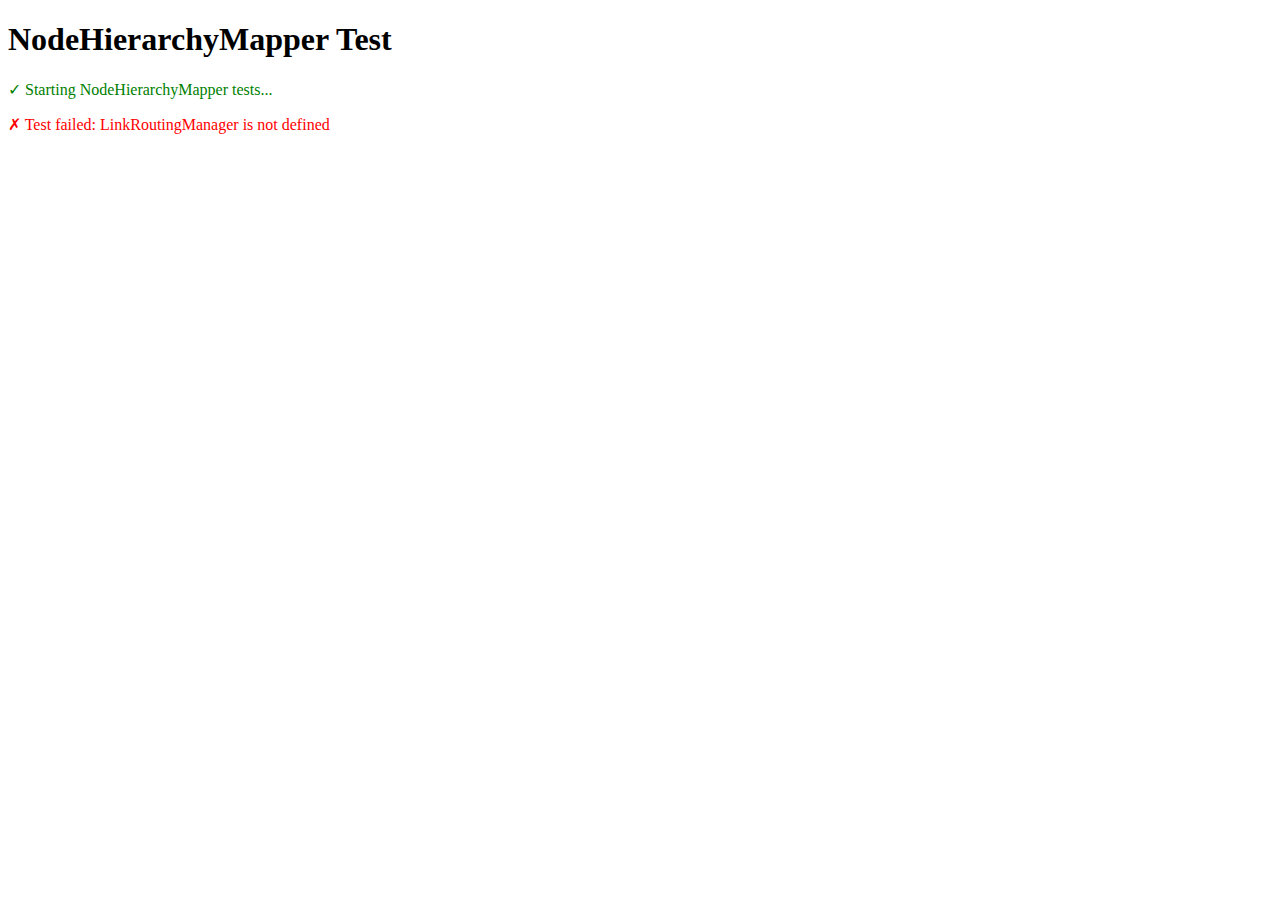
<file: public/test_hierarchy_mapper.html>
<!DOCTYPE html>
<html lang="es">
<head>
    <meta charset="UTF-8">
    <meta name="viewport" content="width=device-width, initial-scale=1.0">
    <title>NodeHierarchyMapper Test</title>
</head>
<body>
    <h1>NodeHierarchyMapper Test</h1>
    <div id="test-results"></div>

    <script src="js/LinkRoutingManager.js?v=2"></script>
    <script>
        // Mock DataManager for testing
        class MockDataManager {
            constructor() {
                this.mockData = {
                    'Producción': {
                        'Nodo Padre': 'Producción',
                        'Nodos Hijo': [
                            { 'Nodo Hijo': 'Petróleo crudo', tipo: 'Energía Primaria', color: '#772F1A' },
                            { 'Nodo Hijo': 'Gas natural', tipo: 'Energía Primaria', color: '#4169E1' }
                        ]
                    },
                    'Petróleo crudo': {
                        tipo: 'Energía Primaria',
                        color: '#772F1A'
                    },
                    'Gas natural': {
                        tipo: 'Energía Primaria',
                        color: '#4169E1'
                    }
                };
            }

            getNodeData(nodeName) {
                return this.mockData[nodeName] || null;
            }

            getEnergeticValue(parentNode, childNode, year) {
                const mockValues = {
                    'Producción-Petróleo crudo-2023': 1500,
                    'Producción-Gas natural-2023': 800
                };
                return mockValues[`${parentNode}-${childNode}-${year}`] || 0;
            }
        }

        // Test results container
        const resultsDiv = document.getElementById('test-results');
        
        function logResult(message, isSuccess = true) {
            const p = document.createElement('p');
            p.textContent = (isSuccess ? '✓ ' : '✗ ') + message;
            p.style.color = isSuccess ? 'green' : 'red';
            resultsDiv.appendChild(p);
            console.log((isSuccess ? '✓ ' : '✗ ') + message);
        }

        // Run tests
        async function runTests() {
            try {
                logResult('Starting NodeHierarchyMapper tests...');

                // Create LinkRoutingManager instance
                const mockDataManager = new MockDataManager();
                const linkRoutingManager = new LinkRoutingManager({
                    dataManager: mockDataManager,
                    enableRouting: true
                });

                logResult('LinkRoutingManager created successfully');

                // Access the NodeHierarchyMapper
                const nodeHierarchyMapper = linkRoutingManager.nodeHierarchyMapper;
                
                if (nodeHierarchyMapper) {
                    logResult('NodeHierarchyMapper accessible through LinkRoutingManager');
                    
                    // Test extractNodeName
                    const testNode = { name: 'Petróleo crudo<br>1500.00 PJ' };
                    const cleanName = nodeHierarchyMapper.extractNodeName(testNode);
                    logResult(`extractNodeName: "${cleanName}" (expected: "Petróleo crudo")`, cleanName === 'Petróleo crudo');
                    
                    // Test getNodeDataFromDataManager
                    const nodeData = nodeHierarchyMapper.getNodeDataFromDataManager('Producción');
                    logResult(`getNodeDataFromDataManager: ${nodeData ? 'found data for Producción' : 'no data'}`, !!nodeData);
                    
                    // Test detectNodeType
                    const sourceNode = { name: 'Producción', x: 0.1 };
                    const nodeType = nodeHierarchyMapper.detectNodeType(sourceNode, [], nodeData);
                    logResult(`detectNodeType: "${nodeType}" (expected: "source")`, nodeType === 'source');
                    
                    // Test classifyFlowType
                    const link = { value: 1500, customdata: '1500.00 PJ flow data' };
                    const sourceTestNode = { name: 'Producción' };
                    const targetTestNode = { name: 'Petróleo crudo' };
                    const flowType = nodeHierarchyMapper.classifyFlowType(link, sourceTestNode, targetTestNode);
                    logResult(`classifyFlowType: "${flowType}"`);
                    
                    // Test extractFlowValue
                    const flowValue = nodeHierarchyMapper.extractFlowValue(link);
                    logResult(`extractFlowValue: ${flowValue} (expected: 1500)`, flowValue === 1500);
                    
                    // Test determineEnergyType
                    const energyType = nodeHierarchyMapper.determineEnergyType(nodeData);
                    logResult(`determineEnergyType: "${energyType}" (expected: "primary")`, energyType === 'primary');
                    
                    // Test isEnergeticPrimary
                    const isPrimary = nodeHierarchyMapper.isEnergeticPrimary(nodeData);
                    logResult(`isEnergeticPrimary: ${isPrimary} (expected: true)`, isPrimary === true);
                    
                    // Test mapHierarchy with sample data
                    logResult('Testing mapHierarchy with sample data...');
                    
                    const nodes = [
                        { name: 'Producción<br>2300.00 PJ', x: 0.05, y: 0.4 },
                        { name: 'Petróleo crudo<br>1500.00 PJ', x: 0.2, y: 0.3 },
                        { name: 'Gas natural<br>800.00 PJ', x: 0.2, y: 0.5 },
                        { name: 'Transformación<br>2000.00 PJ', x: 0.5, y: 0.4 },
                        { name: 'Consumo Final<br>1800.00 PJ', x: 0.9, y: 0.4 }
                    ];
                    
                    const links = [
                        { source: 0, target: 1, value: 15, customdata: 'Flow: 1500.00 PJ', color: '#772F1A' },
                        { source: 0, target: 2, value: 8, customdata: 'Flow: 800.00 PJ', color: '#4169E1' },
                        { source: 1, target: 3, value: 12, customdata: 'Flow: 1200.00 PJ', color: '#772F1A' },
                        { source: 2, target: 3, value: 8, customdata: 'Flow: 800.00 PJ', color: '#4169E1' },
                        { source: 3, target: 4, value: 18, customdata: 'Flow: 1800.00 PJ', color: '#FFD700' }
                    ];
                    
                    const hierarchy = await nodeHierarchyMapper.mapHierarchy(nodes, links);
                    logResult(`mapHierarchy: Created hierarchy with ${hierarchy.size} nodes`, hierarchy.size === 5);
                    
                    // Analyze nodes
                    const produccionNode = hierarchy.get(0);
                    logResult(`Producción node: name="${produccionNode.name}", type="${produccionNode.type}", children=${produccionNode.children.length}`, 
                             produccionNode.type === 'source' && produccionNode.children.length === 2);
                    
                    const petroleoNode = hierarchy.get(1);
                    logResult(`Petróleo node: name="${petroleoNode.name}", type="${petroleoNode.type}", energyType="${petroleoNode.energyType}"`,
                             petroleoNode.energyType === 'primary');
                    
                    const transformacionNode = hierarchy.get(3);
                    logResult(`Transformación node: name="${transformacionNode.name}", type="${transformacionNode.type}", parents=${transformacionNode.parents.length}, children=${transformacionNode.children.length}`,
                             transformacionNode.type === 'transformation' && transformacionNode.parents.length === 2);
                    
                    // Test flow analysis
                    if (petroleoNode.outgoingFlows.length > 0) {
                        const flow = petroleoNode.outgoingFlows[0];
                        logResult(`Flow analysis: type="${flow.type}", priority=${flow.priority.toFixed(3)}, value=${flow.value}`,
                                 flow.type === 'primary');
                    }
                    
                    // Test centrality metrics
                    if (transformacionNode.centrality) {
                        logResult(`Centrality metrics: degree=${transformacionNode.centrality.degree.toFixed(3)}, flow=${transformacionNode.centrality.flow.toFixed(3)}`,
                                 transformacionNode.centrality.degree > 0);
                    }
                    
                    logResult('All NodeHierarchyMapper tests completed successfully!');
                    
                    // Test integration with LinkRoutingManager
                    logResult('Testing integration with LinkRoutingManager...');
                    
                    const routes = await linkRoutingManager.calculateRoutes(links, nodes);
                    logResult(`calculateRoutes: Generated ${routes.length} routes`, routes.length === links.length);
                    
                    if (routes.length > 0) {
                        const route = routes[0];
                        logResult(`Route structure: id="${route.id}", type="${route.routing.flowType}", priority=${route.routing.priority}`,
                                 route.routing && route.routing.flowType);
                    }
                    
                    logResult('Integration tests completed successfully!');
                    
                } else {
                    logResult('NodeHierarchyMapper not accessible', false);
                }
                
            } catch (error) {
                logResult(`Test failed: ${error.message}`, false);
                console.error(error);
            }
        }

        // Run tests when page loads
        window.addEventListener('load', runTests);
    </script>
</body>
</html>
</file>
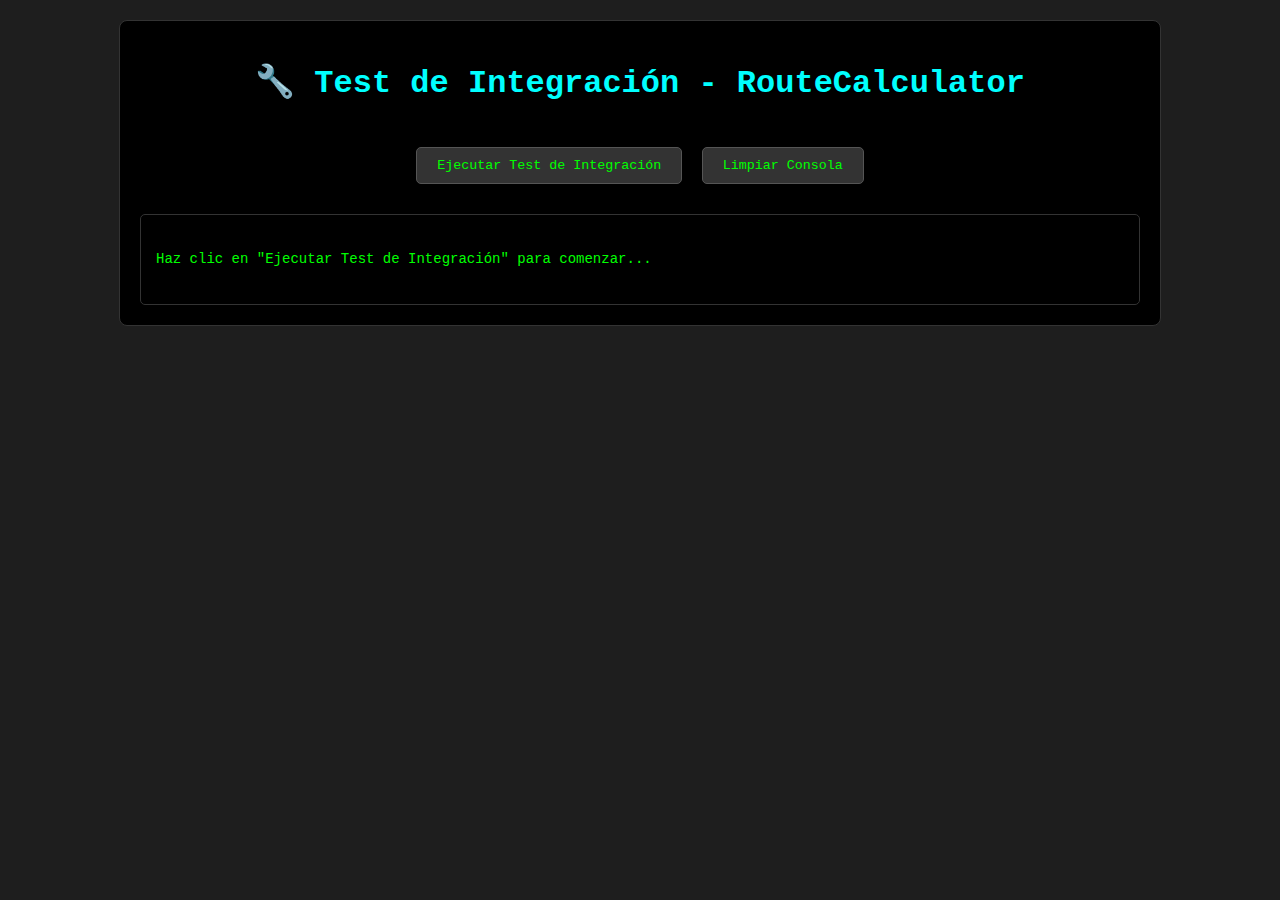
<file: public/test_integration.html>
<!DOCTYPE html>
<html lang="es">
<head>
    <meta charset="UTF-8">
    <meta name="viewport" content="width=device-width, initial-scale=1.0">
    <title>Test de Integración - RouteCalculator</title>
    <style>
        body {
            font-family: 'Courier New', monospace;
            background-color: #1e1e1e;
            color: #00ff00;
            margin: 20px;
            line-height: 1.4;
        }
        .container {
            max-width: 1000px;
            margin: 0 auto;
            background-color: #000;
            padding: 20px;
            border-radius: 8px;
            border: 1px solid #333;
        }
        h1 {
            color: #00ffff;
            text-align: center;
            margin-bottom: 30px;
        }
        .console-output {
            background-color: #000;
            border: 1px solid #333;
            padding: 15px;
            border-radius: 5px;
            white-space: pre-wrap;
            font-size: 14px;
            max-height: 600px;
            overflow-y: auto;
        }
        .success { color: #00ff00; }
        .error { color: #ff4444; }
        .info { color: #ffff00; }
        .header { color: #00ffff; }
        button {
            background-color: #333;
            color: #00ff00;
            border: 1px solid #555;
            padding: 10px 20px;
            border-radius: 5px;
            cursor: pointer;
            margin: 10px 5px;
            font-family: 'Courier New', monospace;
        }
        button:hover {
            background-color: #555;
        }
    </style>
</head>
<body>
    <div class="container">
        <h1>🔧 Test de Integración - RouteCalculator</h1>
        
        <div style="text-align: center; margin-bottom: 20px;">
            <button onclick="runTest()">Ejecutar Test de Integración</button>
            <button onclick="clearOutput()">Limpiar Consola</button>
        </div>
        
        <div id="console" class="console-output">
Haz clic en "Ejecutar Test de Integración" para comenzar...
        </div>
    </div>

    <!-- Cargar las clases necesarias -->
    <script src="js/LinkRoutingManager.js"></script>
    <script src="js/tests/integration_test.js"></script>

    <script>
        function runTest() {
            const consoleDiv = document.getElementById('console');
            consoleDiv.textContent = '';
            
            // Redirigir console.log al div
            const originalLog = console.log;
            const originalError = console.error;
            
            console.log = function(...args) {
                const message = args.join(' ');
                consoleDiv.textContent += message + '\n';
                consoleDiv.scrollTop = consoleDiv.scrollHeight;
                originalLog.apply(console, args);
            };
            
            console.error = function(...args) {
                const message = '❌ ERROR: ' + args.join(' ');
                consoleDiv.textContent += message + '\n';
                consoleDiv.scrollTop = consoleDiv.scrollHeight;
                originalError.apply(console, args);
            };
            
            try {
                runIntegrationTest();
            } catch (error) {
                console.error('Error ejecutando test:', error.message);
            }
            
            // Restaurar funciones originales
            console.log = originalLog;
            console.error = originalError;
        }
        
        function clearOutput() {
            document.getElementById('console').textContent = 'Consola limpiada. Ejecuta el test para ver los resultados...';
        }
        
        // Auto-ejecutar al cargar
        document.addEventListener('DOMContentLoaded', () => {
            setTimeout(runTest, 1000);
        });
    </script>
</body>
</html>
</file>
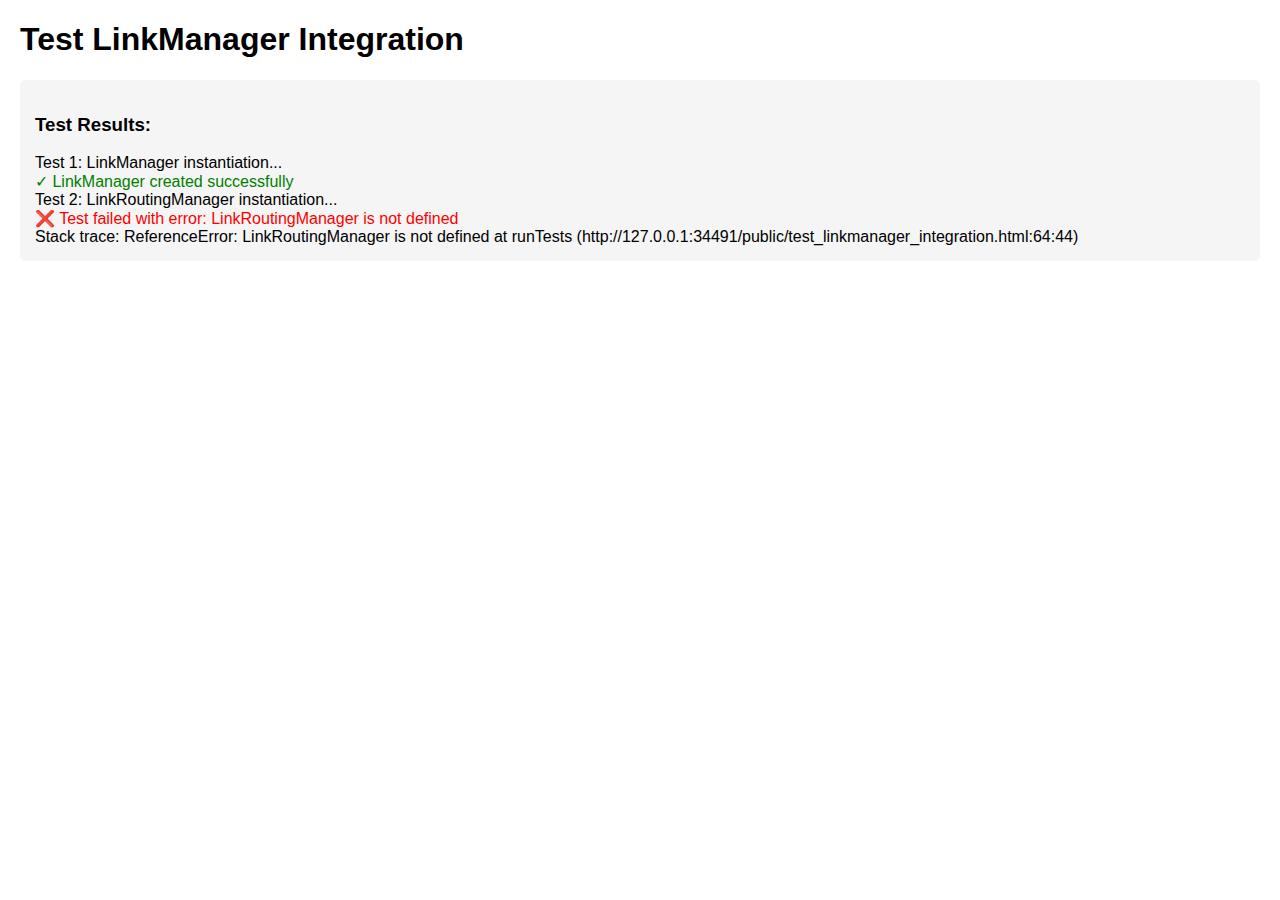
<file: public/test_linkmanager_integration.html>
<!DOCTYPE html>
<html lang="es">

<head>
    <meta charset="UTF-8">
    <meta name="viewport" content="width=device-width, initial-scale=1.0">
    <title>Test LinkManager Integration</title>
    <script src="https://cdn.plot.ly/plotly-latest.min.js"></script>
    <style>
        body {
            font-family: Arial, sans-serif;
            margin: 20px;
        }

        #test-results {
            background: #f5f5f5;
            padding: 15px;
            border-radius: 5px;
            margin: 20px 0;
        }

        .test-pass {
            color: green;
        }

        .test-fail {
            color: red;
        }

        .test-info {
            color: blue;
        }
    </style>
</head>

<body>
    <h1>Test LinkManager Integration</h1>
    <div id="test-results">
        <h3>Test Results:</h3>
        <div id="results-content">Running tests...</div>
    </div>

    <!-- Include all necessary scripts -->
    <script src="js/DataManager.js"></script>
    <script src="js/StyleManager.js"></script>
    <script src="js/LayoutEngine.js"></script>
    <script src="js/LinkRoutingManager.js"></script>
    <script src="js/LinkManager.js"></script>
    <script src="js/NodeFactory.js"></script>
    <script src="js/PopupManager.js"></script>

    <script>
        async function runTests() {
            const results = [];

            try {
                // Test 1: Verify LinkManager can be instantiated
                results.push('Test 1: LinkManager instantiation...');
                const linkManager = new LinkManager({});
                results.push('✓ LinkManager created successfully');

                // Test 2: Verify LinkRoutingManager can be instantiated
                results.push('Test 2: LinkRoutingManager instantiation...');
                const linkRoutingManager = new LinkRoutingManager({});
                results.push('✓ LinkRoutingManager created successfully');

                // Test 3: Test LinkManager with LinkRoutingManager integration
                results.push('Test 3: LinkManager + LinkRoutingManager integration...');
                const integratedLinkManager = new LinkManager({
                    linkRoutingManager: linkRoutingManager
                });
                results.push('✓ Integrated LinkManager created successfully');

                // Test 4: Test routing availability check
                results.push('Test 4: Routing availability check...');
                const isRoutingEnabled = integratedLinkManager.isRoutingEnabled();
                results.push(`✓ Routing enabled: ${isRoutingEnabled}`);

                // Test 5: Test connection map registration
                results.push('Test 5: Connection map registration...');
                integratedLinkManager.registerConnectionMap('test-map', new Map([
                    ['source1', ['target1', 'target2']],
                    ['source2', ['target3']]
                ]));
                results.push('✓ Connection map registered successfully');

                // Test 6: Test generateDataLinks method exists and is async
                results.push('Test 6: generateDataLinks method test...');
                const nodeMap = new Map([
                    ['node1', 0],
                    ['node2', 1],
                    ['node3', 2]
                ]);
                const nodeColors = ['#ff0000', '#00ff00', '#0000ff'];
                const nodeData = {};

                try {
                    const linksPromise = integratedLinkManager.generateDataLinks(nodeMap, nodeColors, nodeData, '2024');
                    const isPromise = linksPromise && typeof linksPromise.then === 'function';
                    results.push(`✓ generateDataLinks returns promise: ${isPromise}`);

                    const links = await linksPromise;
                    results.push(`✓ generateDataLinks completed, returned object with keys: ${Object.keys(links).join(', ')}`);
                } catch (error) {
                    results.push(`⚠ generateDataLinks test completed with expected error: ${error.message}`);
                }

                // Test 7: Test routing configuration
                results.push('Test 7: Routing configuration test...');
                const routingConfig = integratedLinkManager.getRoutingConfig();
                if (routingConfig) {
                    results.push(`✓ Routing config available with algorithm: ${routingConfig.routingAlgorithm}`);
                } else {
                    results.push('⚠ No routing config available (expected if routing manager not properly initialized)');
                }

                results.push('');
                results.push('🎉 All tests completed successfully!');
                results.push('');
                results.push('Integration Status: ✅ READY');

            } catch (error) {
                results.push(`❌ Test failed with error: ${error.message}`);
                results.push(`Stack trace: ${error.stack}`);
            }

            // Display results
            const resultsDiv = document.getElementById('results-content');
            resultsDiv.innerHTML = results.map(result => {
                let className = '';
                if (result.startsWith('✓')) className = 'test-pass';
                else if (result.startsWith('❌')) className = 'test-fail';
                else if (result.startsWith('⚠')) className = 'test-info';
                else if (result.startsWith('🎉')) className = 'test-pass';

                return `<div class="${className}">${result}</div>`;
            }).join('');
        }

        // Run tests when page loads
        window.addEventListener('load', runTests);
    </script>
</body>

</html>
</file>
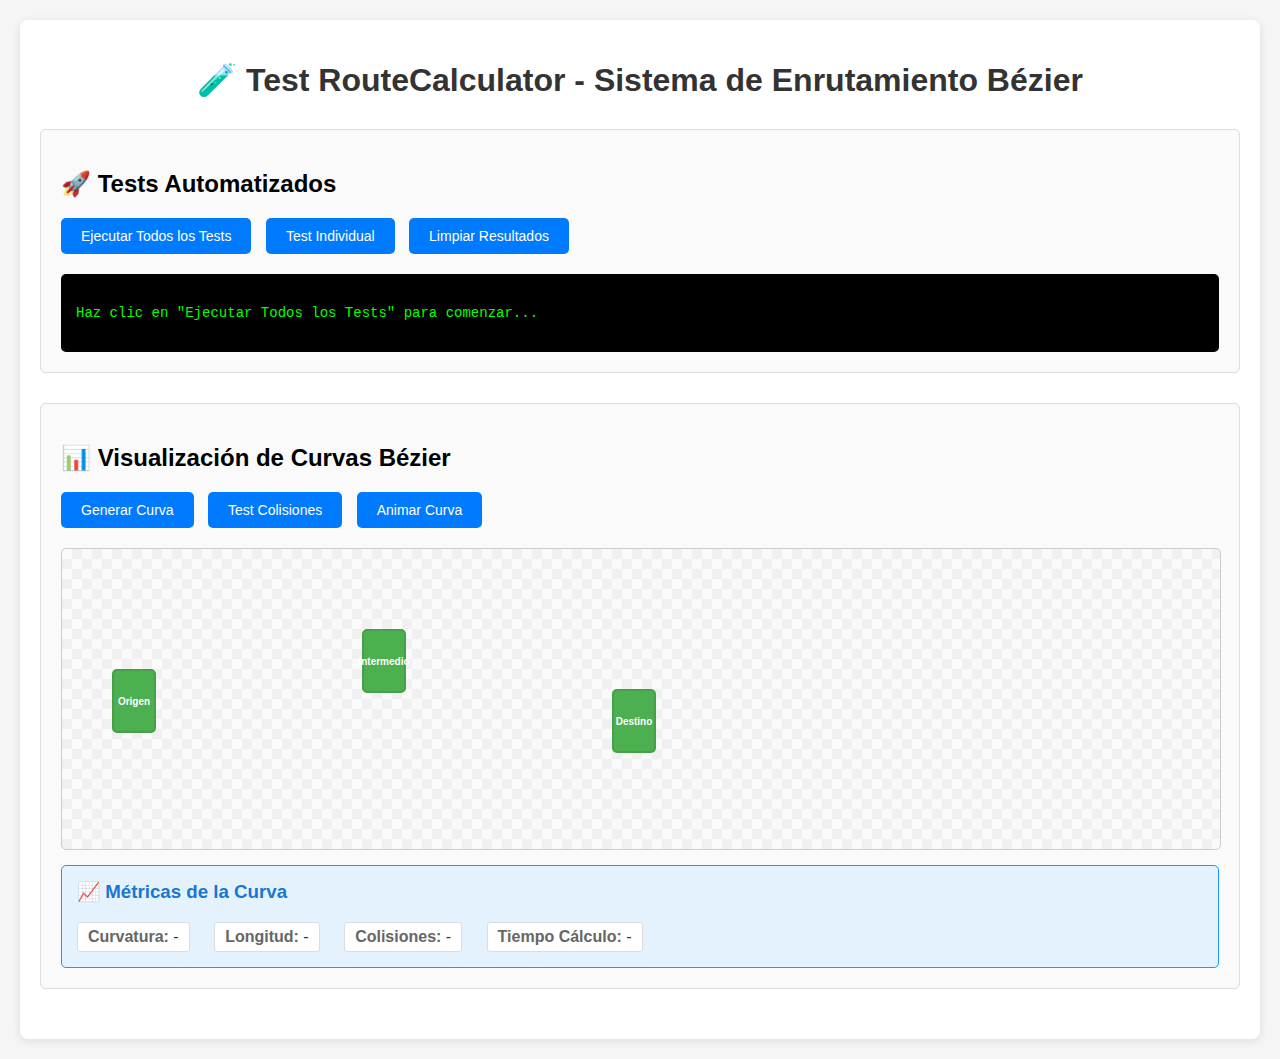
<file: public/test_route_calculator.html>
<!DOCTYPE html>
<html lang="es">
<head>
    <meta charset="UTF-8">
    <meta name="viewport" content="width=device-width, initial-scale=1.0">
    <title>Test RouteCalculator - Sistema de Enrutamiento Bézier</title>
    <style>
        body {
            font-family: 'Segoe UI', Tahoma, Geneva, Verdana, sans-serif;
            margin: 20px;
            background-color: #f5f5f5;
        }
        .container {
            max-width: 1200px;
            margin: 0 auto;
            background: white;
            padding: 20px;
            border-radius: 8px;
            box-shadow: 0 2px 10px rgba(0,0,0,0.1);
        }
        h1 {
            color: #333;
            text-align: center;
            margin-bottom: 30px;
        }
        .test-section {
            margin-bottom: 30px;
            padding: 20px;
            border: 1px solid #ddd;
            border-radius: 5px;
            background-color: #fafafa;
        }
        .test-results {
            background-color: #000;
            color: #00ff00;
            padding: 15px;
            border-radius: 5px;
            font-family: 'Courier New', monospace;
            font-size: 14px;
            white-space: pre-wrap;
            max-height: 400px;
            overflow-y: auto;
            margin-top: 15px;
        }
        .controls {
            margin-bottom: 20px;
        }
        button {
            background-color: #007bff;
            color: white;
            border: none;
            padding: 10px 20px;
            border-radius: 5px;
            cursor: pointer;
            margin-right: 10px;
            font-size: 14px;
        }
        button:hover {
            background-color: #0056b3;
        }
        button:disabled {
            background-color: #6c757d;
            cursor: not-allowed;
        }
        .visualization {
            width: 100%;
            height: 300px;
            border: 1px solid #ccc;
            border-radius: 5px;
            background: linear-gradient(45deg, #f0f0f0 25%, transparent 25%), 
                        linear-gradient(-45deg, #f0f0f0 25%, transparent 25%), 
                        linear-gradient(45deg, transparent 75%, #f0f0f0 75%), 
                        linear-gradient(-45deg, transparent 75%, #f0f0f0 75%);
            background-size: 20px 20px;
            background-position: 0 0, 0 10px, 10px -10px, -10px 0px;
            position: relative;
            overflow: hidden;
        }
        .node {
            position: absolute;
            width: 40px;
            height: 60px;
            background-color: #4CAF50;
            border: 2px solid #45a049;
            border-radius: 5px;
            display: flex;
            align-items: center;
            justify-content: center;
            color: white;
            font-size: 10px;
            font-weight: bold;
            text-align: center;
        }
        .curve-path {
            position: absolute;
            stroke: #ff6b6b;
            stroke-width: 3;
            fill: none;
            opacity: 0.8;
        }
        .control-point {
            position: absolute;
            width: 8px;
            height: 8px;
            background-color: #ffd93d;
            border: 2px solid #ffcd02;
            border-radius: 50%;
            transform: translate(-50%, -50%);
        }
        .info-panel {
            background-color: #e3f2fd;
            border: 1px solid #2196f3;
            border-radius: 5px;
            padding: 15px;
            margin-top: 15px;
        }
        .info-panel h3 {
            margin-top: 0;
            color: #1976d2;
        }
        .metric {
            display: inline-block;
            margin-right: 20px;
            padding: 5px 10px;
            background-color: #fff;
            border-radius: 3px;
            border: 1px solid #ddd;
        }
        .metric-label {
            font-weight: bold;
            color: #666;
        }
        .metric-value {
            color: #333;
        }
    </style>
</head>
<body>
    <div class="container">
        <h1>🧪 Test RouteCalculator - Sistema de Enrutamiento Bézier</h1>
        
        <div class="test-section">
            <h2>🚀 Tests Automatizados</h2>
            <div class="controls">
                <button onclick="runAllTests()">Ejecutar Todos los Tests</button>
                <button onclick="runSingleTest()">Test Individual</button>
                <button onclick="clearResults()">Limpiar Resultados</button>
            </div>
            <div id="testResults" class="test-results">
Haz clic en "Ejecutar Todos los Tests" para comenzar...
            </div>
        </div>

        <div class="test-section">
            <h2>📊 Visualización de Curvas Bézier</h2>
            <div class="controls">
                <button onclick="generateVisualization()">Generar Curva</button>
                <button onclick="testCollisionDetection()">Test Colisiones</button>
                <button onclick="animateCurve()">Animar Curva</button>
            </div>
            <div id="visualization" class="visualization">
                <div class="node" style="left: 50px; top: 120px;">Origen</div>
                <div class="node" style="left: 300px; top: 80px;">Intermedio</div>
                <div class="node" style="left: 550px; top: 140px;">Destino</div>
            </div>
            <div class="info-panel">
                <h3>📈 Métricas de la Curva</h3>
                <div id="curveMetrics">
                    <span class="metric">
                        <span class="metric-label">Curvatura:</span>
                        <span class="metric-value" id="curvatureValue">-</span>
                    </span>
                    <span class="metric">
                        <span class="metric-label">Longitud:</span>
                        <span class="metric-value" id="lengthValue">-</span>
                    </span>
                    <span class="metric">
                        <span class="metric-label">Colisiones:</span>
                        <span class="metric-value" id="collisionsValue">-</span>
                    </span>
                    <span class="metric">
                        <span class="metric-label">Tiempo Cálculo:</span>
                        <span class="metric-value" id="calculationTime">-</span>
                    </span>
                </div>
            </div>
        </div>
    </div>

    <!-- Cargar las clases necesarias -->
    <script src="js/LinkRoutingManager.js"></script>
    <script src="js/tests/RouteCalculator.test.js"></script>

    <script>
        // Variables globales para la visualización
        let currentRoute = null;
        let animationId = null;

        // Función para ejecutar todos los tests
        function runAllTests() {
            const resultsDiv = document.getElementById('testResults');
            resultsDiv.textContent = '🚀 Ejecutando tests del RouteCalculator...\n\n';
            
            // Redirigir console.log al div de resultados
            const originalLog = console.log;
            const originalError = console.error;
            const originalAssert = console.assert;
            
            console.log = function(...args) {
                resultsDiv.textContent += args.join(' ') + '\n';
                originalLog.apply(console, args);
            };
            
            console.error = function(...args) {
                resultsDiv.textContent += '❌ ERROR: ' + args.join(' ') + '\n';
                originalError.apply(console, args);
            };
            
            console.assert = function(condition, message) {
                if (!condition) {
                    resultsDiv.textContent += '❌ ASSERTION FAILED: ' + message + '\n';
                }
                originalAssert.apply(console, arguments);
            };
            
            try {
                // Ejecutar los tests
                runRouteCalculatorTests();
            } catch (error) {
                resultsDiv.textContent += '\n❌ Error ejecutando tests: ' + error.message + '\n';
            }
            
            // Restaurar funciones originales
            console.log = originalLog;
            console.error = originalError;
            console.assert = originalAssert;
        }

        // Función para ejecutar un test individual
        function runSingleTest() {
            const resultsDiv = document.getElementById('testResults');
            resultsDiv.textContent = '🧪 Ejecutando test individual de cálculo de ruta...\n\n';
            
            try {
                const config = {
                    curvature: 0.4,
                    avoidanceRadius: 0.05,
                    routingAlgorithm: 'bezier-optimized'
                };
                
                const calculator = new RouteCalculator(config);
                
                // Crear datos de prueba
                const sourceNode = { x: 0.1, y: 0.5, name: 'Nodo Origen' };
                const targetNode = { x: 0.9, y: 0.3, name: 'Nodo Destino' };
                const link = { source: 0, target: 1, value: 150, color: '#ff6b6b', customdata: 'Test: 150 PJ' };
                
                // Crear jerarquía mock
                const hierarchy = new Map();
                hierarchy.set(0, {
                    type: 'source',
                    bounds: { left: 0.08, right: 0.12, top: 0.47, bottom: 0.53, width: 0.04, height: 0.06 }
                });
                hierarchy.set(1, {
                    type: 'consumption',
                    bounds: { left: 0.88, right: 0.92, top: 0.27, bottom: 0.33, width: 0.04, height: 0.06 }
                });
                
                const startTime = performance.now();
                const route = calculator.calculateBezierRoute(link, sourceNode, targetNode, hierarchy, 0);
                const endTime = performance.now();
                
                resultsDiv.textContent += `✅ Ruta calculada exitosamente\n`;
                resultsDiv.textContent += `   ID: ${route.id}\n`;
                resultsDiv.textContent += `   Tipo: ${route.path.type}\n`;
                resultsDiv.textContent += `   Puntos de control: ${route.path.controlPoints.length}\n`;
                resultsDiv.textContent += `   Curvatura: ${route.path.curvature.toFixed(3)}\n`;
                resultsDiv.textContent += `   Prioridad: ${route.routing.priority.toFixed(3)}\n`;
                resultsDiv.textContent += `   Tipo de flujo: ${route.routing.flowType}\n`;
                resultsDiv.textContent += `   Tiempo de cálculo: ${(endTime - startTime).toFixed(2)}ms\n`;
                resultsDiv.textContent += `   SVG Path: ${route.path.plotlyPath.svgPath}\n`;
                resultsDiv.textContent += `   Puntos discretos: ${route.path.plotlyPath.x.length}\n`;
                
                // Guardar ruta para visualización
                currentRoute = route;
                
            } catch (error) {
                resultsDiv.textContent += `❌ Error en test individual: ${error.message}\n`;
                resultsDiv.textContent += `   Stack: ${error.stack}\n`;
            }
        }

        // Función para limpiar resultados
        function clearResults() {
            document.getElementById('testResults').textContent = 'Resultados limpiados. Ejecuta un test para ver los resultados...';
        }

        // Función para generar visualización
        function generateVisualization() {
            const visualization = document.getElementById('visualization');
            
            // Limpiar visualización anterior
            const existingPaths = visualization.querySelectorAll('.curve-path, .control-point');
            existingPaths.forEach(el => el.remove());
            
            try {
                const config = { curvature: 0.3, avoidanceRadius: 0.05, routingAlgorithm: 'bezier-optimized' };
                const calculator = new RouteCalculator(config);
                
                // Nodos en coordenadas de visualización (convertir a 0-1)
                const nodes = [
                    { x: 70/600, y: 150/300, name: 'Origen' },
                    { x: 320/600, y: 110/300, name: 'Intermedio' },
                    { x: 570/600, y: 170/300, name: 'Destino' }
                ];
                
                // Crear jerarquía
                const hierarchy = new Map();
                nodes.forEach((node, i) => {
                    hierarchy.set(i, {
                        type: i === 0 ? 'source' : i === nodes.length-1 ? 'consumption' : 'transformation',
                        bounds: {
                            left: node.x - 0.03, right: node.x + 0.03,
                            top: node.y - 0.05, bottom: node.y + 0.05,
                            width: 0.06, height: 0.1
                        }
                    });
                });
                
                const startTime = performance.now();
                
                // Calcular rutas
                const routes = [];
                for (let i = 0; i < nodes.length - 1; i++) {
                    const link = { source: i, target: i+1, value: 100, color: '#ff6b6b', customdata: `Flujo ${i+1}` };
                    const route = calculator.calculateBezierRoute(link, nodes[i], nodes[i+1], hierarchy, i);
                    routes.push(route);
                }
                
                const endTime = performance.now();
                
                // Dibujar rutas
                routes.forEach((route, index) => {
                    drawBezierCurve(route.path.controlPoints, `hsl(${index * 60}, 70%, 50%)`);
                });
                
                // Actualizar métricas
                updateMetrics(routes, endTime - startTime);
                
            } catch (error) {
                console.error('Error generando visualización:', error);
            }
        }

        // Función para dibujar curva Bézier
        function drawBezierCurve(controlPoints, color = '#ff6b6b') {
            const visualization = document.getElementById('visualization');
            const rect = visualization.getBoundingClientRect();
            
            // Crear SVG
            const svg = document.createElementNS('http://www.w3.org/2000/svg', 'svg');
            svg.style.position = 'absolute';
            svg.style.top = '0';
            svg.style.left = '0';
            svg.style.width = '100%';
            svg.style.height = '100%';
            svg.style.pointerEvents = 'none';
            
            // Crear path
            const path = document.createElementNS('http://www.w3.org/2000/svg', 'path');
            
            // Convertir coordenadas normalizadas a píxeles
            const [P0, P1, P2, P3] = controlPoints.map(p => ({
                x: p.x * rect.width,
                y: p.y * rect.height
            }));
            
            const pathData = `M ${P0.x} ${P0.y} C ${P1.x} ${P1.y} ${P2.x} ${P2.y} ${P3.x} ${P3.y}`;
            
            path.setAttribute('d', pathData);
            path.setAttribute('stroke', color);
            path.setAttribute('stroke-width', '3');
            path.setAttribute('fill', 'none');
            path.setAttribute('opacity', '0.8');
            path.classList.add('curve-path');
            
            svg.appendChild(path);
            visualization.appendChild(svg);
            
            // Dibujar puntos de control
            [P1, P2].forEach((point, index) => {
                const controlPoint = document.createElement('div');
                controlPoint.className = 'control-point';
                controlPoint.style.left = point.x + 'px';
                controlPoint.style.top = point.y + 'px';
                controlPoint.title = `Control Point ${index + 1}: (${point.x.toFixed(1)}, ${point.y.toFixed(1)})`;
                visualization.appendChild(controlPoint);
            });
        }

        // Función para actualizar métricas
        function updateMetrics(routes, calculationTime) {
            if (routes.length > 0) {
                const avgCurvature = routes.reduce((sum, r) => sum + r.path.curvature, 0) / routes.length;
                document.getElementById('curvatureValue').textContent = avgCurvature.toFixed(3);
                
                const totalLength = routes.reduce((sum, r) => sum + r.path.plotlyPath.x.length, 0);
                document.getElementById('lengthValue').textContent = totalLength + ' puntos';
                
                document.getElementById('collisionsValue').textContent = '0'; // Simplificado
                document.getElementById('calculationTime').textContent = calculationTime.toFixed(2) + 'ms';
            }
        }

        // Función para test de detección de colisiones
        function testCollisionDetection() {
            const resultsDiv = document.getElementById('testResults');
            resultsDiv.textContent = '🔍 Ejecutando test de detección de colisiones...\n\n';
            
            try {
                const config = { curvature: 0.5, avoidanceRadius: 0.05 };
                const calculator = new RouteCalculator(config);
                
                // Crear curva que pasa por un nodo
                const controlPoints = [
                    { x: 0.1, y: 0.5 },
                    { x: 0.4, y: 0.3 },
                    { x: 0.6, y: 0.7 },
                    { x: 0.9, y: 0.5 }
                ];
                
                const samplePoints = calculator.sampleBezierCurve(controlPoints, 20);
                
                // Nodo que intersecta la curva
                const nodeBounds = {
                    left: 0.45, right: 0.55,
                    top: 0.35, bottom: 0.45
                };
                
                const collisions = calculator.detectCurveNodeCollisions(samplePoints, nodeBounds);
                
                resultsDiv.textContent += `✅ Test de colisiones completado\n`;
                resultsDiv.textContent += `   Puntos muestreados: ${samplePoints.length}\n`;
                resultsDiv.textContent += `   Colisiones detectadas: ${collisions.length}\n`;
                
                if (collisions.length > 0) {
                    resultsDiv.textContent += `   Primer punto de colisión: (${collisions[0].x.toFixed(3)}, ${collisions[0].y.toFixed(3)})\n`;
                }
                
                // Visualizar la colisión
                generateVisualization();
                
            } catch (error) {
                resultsDiv.textContent += `❌ Error en test de colisiones: ${error.message}\n`;
            }
        }

        // Función para animar curva
        function animateCurve() {
            if (animationId) {
                cancelAnimationFrame(animationId);
                animationId = null;
                return;
            }
            
            let t = 0;
            const animate = () => {
                t += 0.02;
                if (t > 1) t = 0;
                
                // Actualizar curvatura dinámicamente
                const dynamicCurvature = 0.2 + 0.3 * Math.sin(t * Math.PI * 2);
                
                // Regenerar visualización con nueva curvatura
                const visualization = document.getElementById('visualization');
                const existingPaths = visualization.querySelectorAll('.curve-path, .control-point');
                existingPaths.forEach(el => el.remove());
                
                try {
                    const config = { curvature: dynamicCurvature, avoidanceRadius: 0.05 };
                    const calculator = new RouteCalculator(config);
                    
                    const startPoint = { x: 0.1, y: 0.5 };
                    const endPoint = { x: 0.9, y: 0.3 };
                    const sourceInfo = { type: 'source' };
                    const targetInfo = { type: 'consumption' };
                    
                    const controlPoints = calculator.calculateBezierControlPoints(
                        startPoint, endPoint, sourceInfo, targetInfo, 0
                    );
                    
                    drawBezierCurve(controlPoints, `hsl(${t * 360}, 70%, 50%)`);
                    
                    document.getElementById('curvatureValue').textContent = dynamicCurvature.toFixed(3);
                    
                } catch (error) {
                    console.error('Error en animación:', error);
                }
                
                animationId = requestAnimationFrame(animate);
            };
            
            animate();
        }

        // Inicialización
        document.addEventListener('DOMContentLoaded', () => {
            console.log('🚀 Test RouteCalculator cargado');
            generateVisualization();
        });
    </script>
</body>
</html>
</file>
<file: public/css/styles.css>
/* Reset and base styles */
* {
  margin: 0;
  padding: 0;
  box-sizing: border-box;
}

body {
  font-family: "Segoe UI", Tahoma, Geneva, Verdana, sans-serif;
  background: linear-gradient(135deg, #f5f7fa 0%, #c3cfe2 100%);
  color: #2c3e50;
  line-height: 1.6;
  min-height: 100vh;
  display: flex;
  flex-direction: column;
  align-items: center;
  padding: 20px;
}


body.info-open {
  overflow: hidden;
}

/* Title and info styles */
.main-title {
  font-size: 2rem;
  font-weight: 300;
  color: #34495e;
  margin: 0;
  letter-spacing: -0.5px;
  text-shadow: 0 2px 4px rgba(0, 0, 0, 0.1);
}

.title-info {
  display: flex;
  align-items: center;
  gap: 15px;
  flex-wrap: wrap;
}

.header-subtitle {
  font-size: 1.1rem;
  color: #7f8c8d;
  margin: 0 0 20px 0;
  font-weight: 400;
}

.info-toggle-btn {
  background: linear-gradient(135deg, #3498db, #2980b9);
  color: white;
  border: none;
  padding: 12px 24px;
  border-radius: 25px;
  font-size: 1rem;
  font-weight: 500;
  cursor: pointer;
  transition: all 0.3s ease;
  box-shadow: 0 4px 15px rgba(52, 152, 219, 0.3);
}

.info-toggle-btn:hover {
  transform: translateY(-2px);
  box-shadow: 0 6px 20px rgba(52, 152, 219, 0.4);
}

.info-toggle-btn:active {
  transform: translateY(0);
}

/* Main content layout */
.main-content {
  width: 100%;
  max-width: 1400px;
  display: flex;
  flex-direction: column;
  gap: 20px;
}

/* Controls section */
.controls-section {
  width: 100%;
}

.controls-container {
  background: rgba(255, 255, 255, 0.95);
  backdrop-filter: blur(10px);
  border-radius: 12px;
  padding: 20px 30px;
  box-shadow: 0 8px 32px rgba(0, 0, 0, 0.1);
  border: 1px solid rgba(255, 255, 255, 0.2);
  display: flex;
  align-items: center;
  justify-content: space-between;
  flex-wrap: wrap;
  gap: 20px;
}

.control-group {
  display: flex;
  align-items: center;
  gap: 10px;
}

.control-label {
  font-size: 1rem;
  font-weight: 500;
  color: #34495e;
  white-space: nowrap;
}

.year-selector {
  font-family: inherit;
  font-size: 1rem;
  padding: 10px 15px;
  border: 2px solid #e1e8ed;
  border-radius: 8px;
  background: white;
  color: #2c3e50;
  cursor: pointer;
  transition: all 0.3s ease;
  min-width: 120px;
}

.year-selector:hover {
  border-color: #3498db;
  box-shadow: 0 2px 8px rgba(52, 152, 219, 0.2);
}

.year-selector:focus {
  outline: none;
  border-color: #3498db;
  box-shadow: 0 0 0 3px rgba(52, 152, 219, 0.1);
}

/* Label styles */
label {
  font-size: 1rem;
  font-weight: 500;
  color: #34495e;
  white-space: nowrap;
}

/* Select dropdown styles */
select {
  font-family: inherit;
  font-size: 1rem;
  padding: 10px 15px;
  border: 2px solid #e1e8ed;
  border-radius: 8px;
  background: white;
  color: #2c3e50;
  cursor: pointer;
  transition: all 0.3s ease;
  min-width: 120px;
}

select:hover {
  border-color: #3498db;
  box-shadow: 0 2px 8px rgba(52, 152, 219, 0.2);
}

select:focus {
  outline: none;
  border-color: #3498db;
  box-shadow: 0 0 0 3px rgba(52, 152, 219, 0.1);
}

/* Diagram section */
.diagram-section {
  width: 100%;
}

.diagram-container {
  background: rgba(255, 255, 255, 0.95);
  backdrop-filter: blur(10px);
  border-radius: 16px;
  padding: 20px;
  box-shadow: 0 12px 40px rgba(0, 0, 0, 0.15);
  border: 1px solid rgba(255, 255, 255, 0.2);
  width: 100%;
}

#zoom-wrapper {
  width: 100%;
  height: 85vh;
  min-height: 600px;
  border-radius: 12px;
  overflow: hidden;
  touch-action: none;
  transform-origin: 0 0;
  cursor: grab;
}

#zoom-wrapper.dragging {
  cursor: grabbing;
}

#sankey-diagram {
  width: 100%;
  height: 100%;
}

/* Responsive design */
@media (max-width: 768px) {
  body {
    padding: 15px;
  }

  h1 {
    font-size: 2rem;
    margin-bottom: 20px;
  }

  .controls-container {
    padding: 15px 20px;
    margin-bottom: 20px;
    flex-direction: column;
    gap: 10px;
  }

  .diagram-container {
    width: 98%;
    padding: 15px;
  }

  #zoom-wrapper {
    height: 75vh;
    min-height: 400px;
  }
}

@media (max-width: 480px) {
  h1 {
    font-size: 1.75rem;
  }

  .controls-container {
    padding: 12px 15px;
  }

  .diagram-container {
    width: 100%;
    padding: 12px;
  }

  #zoom-wrapper {
    height: 70vh;
    min-height: 320px;
  }

  select {
    font-size: 0.9rem;
    padding: 8px 12px;
    min-width: 100px;
  }
}

/* Loading state */
.loading {
  display: flex;
  align-items: center;
  justify-content: center;
  height: 200px;
  color: #7f8c8d;
  font-size: 1.1rem;
}

.loading::after {
  content: "";
  width: 20px;
  height: 20px;
  border: 2px solid #bdc3c7;
  border-top: 2px solid #3498db;
  border-radius: 50%;
  animation: spin 1s linear infinite;
  margin-left: 10px;
}

@keyframes spin {
  0% {
    transform: rotate(0deg);
  }

  100% {
    transform: rotate(360deg);
  }
}

/* Error state */
.error {
  background: #fee;
  border: 1px solid #fcc;
  color: #c33;
  padding: 15px;
  border-radius: 8px;
  margin: 20px 0;
  text-align: center;
}

/* Accessibility improvements */
@media (prefers-reduced-motion: reduce) {
  * {
    animation-duration: 0.01ms !important;
    animation-iteration-count: 1 !important;
    transition-duration: 0.01ms !important;
  }
}

/* High contrast mode support */
@media (prefers-contrast: high) {
  body {
    background: white;
    color: black;
  }

  .controls-container,
  .diagram-container {
    background: white;
    border: 2px solid black;
  }

  select {
    border: 2px solid black;
  }
}

/* Column Labels Controls Styles */
.column-labels-controls {
  display: flex;
  align-items: center;
  gap: 8px;
}

.column-labels-controls label {
  display: flex;
  align-items: center;
  gap: 6px;
  font-size: 0.9rem;
  cursor: pointer;
  user-select: none;
}

.column-labels-controls input[type="checkbox"] {
  width: 16px;
  height: 16px;
  cursor: pointer;
  accent-color: #3498db;
}

/* Column Label Styles */
.column-label {
  position: absolute;
  z-index: 1000;
  pointer-events: none;
  font-family: "Segoe UI", Tahoma, Geneva, Verdana, sans-serif;
  text-align: center;
  white-space: nowrap;
  box-shadow: 0 2px 8px rgba(0, 0, 0, 0.1);
  border: 1px solid rgba(0, 0, 0, 0.1);
  transition: all 0.3s ease;
}

.column-label-title {
  margin: 0;
  line-height: 1.2;
  font-weight: 600;
}

.column-label-description {
  margin: 2px 0 0 0;
  line-height: 1.1;
  opacity: 0.7;
  font-size: 0.8em;
}

/* Export Controls Styles */
.export-controls {
  display: flex;
  gap: 10px;
  align-items: center;
  flex-wrap: wrap;
}

.export-btn {
  font-family: inherit;
  font-size: 0.9rem;
  padding: 8px 16px;
  border: none;
  border-radius: 8px;
  cursor: pointer;
  transition: all 0.3s ease;
  font-weight: 500;
  display: flex;
  align-items: center;
  gap: 6px;
  white-space: nowrap;
}

.config-btn {
  background: #6c757d;
  color: white;
}

.config-btn:hover {
  background: #5a6268;
  transform: translateY(-1px);
  box-shadow: 0 4px 12px rgba(108, 117, 125, 0.3);
}

.png-btn {
  background: #28a745;
  color: white;
}

.png-btn:hover {
  background: #218838;
  transform: translateY(-1px);
  box-shadow: 0 4px 12px rgba(40, 167, 69, 0.3);
}

.svg-btn {
  background: #007bff;
  color: white;
}

.svg-btn:hover {
  background: #0056b3;
  transform: translateY(-1px);
  box-shadow: 0 4px 12px rgba(0, 123, 255, 0.3);
}

.reset-btn {
  background: #17a2b8;
  color: white;
}

.reset-btn:hover {
  background: #138496;
  transform: translateY(-1px);
  box-shadow: 0 4px 12px rgba(23, 162, 184, 0.3);
}

.zoom-btn {
  background: #ffc107;
  color: #212529;
}

.zoom-btn:hover {
  background: #e0a800;
  transform: translateY(-1px);
  box-shadow: 0 4px 12px rgba(255, 193, 7, 0.3);
}

.export-btn:disabled {
  opacity: 0.6;
  cursor: not-allowed;
  transform: none;
  box-shadow: none;
}

/* Modal Styles */
.modal {
  display: none;
  position: fixed;
  z-index: 1000;
  left: 0;
  top: 0;
  width: 100%;
  height: 100%;
  background-color: rgba(0, 0, 0, 0.5);
  backdrop-filter: blur(5px);
}

.modal-content {
  background: white;
  margin: 5% auto;
  padding: 0;
  border-radius: 12px;
  width: 90%;
  max-width: 500px;
  box-shadow: 0 20px 60px rgba(0, 0, 0, 0.3);
  animation: modalSlideIn 0.3s ease-out;
}

@keyframes modalSlideIn {
  from {
    opacity: 0;
    transform: translateY(-50px) scale(0.9);
  }

  to {
    opacity: 1;
    transform: translateY(0) scale(1);
  }
}

.modal-header {
  padding: 20px 25px;
  border-bottom: 1px solid #e9ecef;
  display: flex;
  justify-content: space-between;
  align-items: center;
}

.modal-header h3 {
  margin: 0;
  color: #2c3e50;
  font-weight: 600;
}

.close {
  color: #aaa;
  font-size: 28px;
  font-weight: bold;
  cursor: pointer;
  line-height: 1;
}

.close:hover {
  color: #000;
}

.modal-body {
  padding: 25px;
}

.config-section {
  margin-bottom: 25px;
}

.config-section h4 {
  margin: 0 0 15px 0;
  color: #495057;
  font-size: 1.1rem;
  font-weight: 600;
}

.config-group {
  margin-bottom: 15px;
  display: flex;
  flex-direction: column;
  gap: 5px;
}

.config-group label {
  font-size: 0.9rem;
  font-weight: 500;
  color: #495057;
}

.config-group input[type="number"],
.config-group input[type="text"],
.config-group select {
  padding: 8px 12px;
  border: 2px solid #e1e8ed;
  border-radius: 6px;
  font-size: 0.9rem;
  transition: border-color 0.3s ease;
}

.config-group input[type="number"]:focus,
.config-group input[type="text"]:focus,
.config-group select:focus {
  outline: none;
  border-color: #3498db;
  box-shadow: 0 0 0 3px rgba(52, 152, 219, 0.1);
}

.config-group input[type="checkbox"] {
  margin-right: 8px;
}

.modal-footer {
  padding: 20px 25px;
  border-top: 1px solid #e9ecef;
  display: flex;
  justify-content: flex-end;
  gap: 10px;
}

.btn-primary {
  background: #3498db;
  color: white;
  border: none;
  padding: 10px 20px;
  border-radius: 6px;
  cursor: pointer;
  font-weight: 500;
  transition: background 0.3s ease;
}

.btn-primary:hover {
  background: #2980b9;
}

.btn-secondary {
  background: #6c757d;
  color: white;
  border: none;
  padding: 10px 20px;
  border-radius: 6px;
  cursor: pointer;
  font-weight: 500;
  transition: background 0.3s ease;
}

.btn-secondary:hover {
  background: #5a6268;
}

/* Progress Modal Styles */
.progress-modal {
  max-width: 400px;
  text-align: center;
}

.progress-content {
  padding: 30px;
}

.spinner {
  width: 40px;
  height: 40px;
  border: 4px solid #e9ecef;
  border-top: 4px solid #3498db;
  border-radius: 50%;
  animation: spin 1s linear infinite;
  margin: 0 auto 20px;
}

.progress-content h3 {
  margin: 0 0 10px 0;
  color: #2c3e50;
}

.progress-content p {
  margin: 0 0 20px 0;
  color: #6c757d;
}

.progress-bar {
  width: 100%;
  height: 8px;
  background: #e9ecef;
  border-radius: 4px;
  overflow: hidden;
}

.progress-fill {
  height: 100%;
  background: linear-gradient(90deg, #3498db, #2ecc71);
  border-radius: 4px;
  width: 0%;
  transition: width 0.3s ease;
}

/* Responsive adjustments for export controls */
@media (max-width: 768px) {
  .export-controls {
    width: 100%;
    justify-content: center;
    margin-top: 10px;
  }

  .export-btn {
    font-size: 0.8rem;
    padding: 6px 12px;
  }

  .modal-content {
    width: 95%;
    margin: 10% auto;
  }
}

@media (max-width: 480px) {
  .export-controls {
    flex-direction: column;
    gap: 8px;
  }

  .export-btn {
    width: 100%;
    justify-content: center;
  }
}

/* Dark mode support */
@media (prefers-color-scheme: dark) {
  body {
    background: linear-gradient(135deg, #2c3e50 0%, #34495e 100%);
    color: #ecf0f1;
  }

  h1 {
    color: #ecf0f1;
    text-shadow: 0 2px 4px rgba(0, 0, 0, 0.3);
  }

  .controls-container,
  .diagram-container {
    background: rgba(44, 62, 80, 0.95);
    border: 1px solid rgba(236, 240, 241, 0.1);
  }

  label {
    color: #ecf0f1;
  }

  select {
    background: #34495e;
    color: #ecf0f1;
    border-color: #4a6741;
  }

  select:hover {
    border-color: #5dade2;
  }

  .error {
    background: #4a2c2a;
    border-color: #8b4513;
    color: #ff6b6b;
  }

  .modal-content {
    background: #34495e;
    color: #ecf0f1;
  }

  .modal-header {
    border-bottom-color: #4a6741;
  }

  .modal-header h3 {
    color: #ecf0f1;
  }

  .modal-footer {
    border-top-color: #4a6741;
  }

  .config-section h4 {
    color: #ecf0f1;
  }

  .config-group label {
    color: #ecf0f1;
  }

  .config-group input[type="number"],
  .config-group input[type="text"],
  .config-group select {
    background: #2c3e50;
    color: #ecf0f1;
    border-color: #4a6741;
  }

  .progress-content h3 {
    color: #ecf0f1;
  }

  .progress-content p {
    color: #bdc3c7;
  }
}
/*
 Info Panel Styles */
.info-panel {
  position: fixed;
  inset: 0;
  display: flex;
  justify-content: flex-end;
  background: rgba(255, 255, 255, 0.25);
  backdrop-filter: blur(8px);
  z-index: 2000;
  opacity: 0;
  visibility: hidden;
  transition: opacity 0.3s ease;
}

.info-panel.visible {
  opacity: 1;
  visibility: visible;
}

.info-content {
  background: #ffffff;
  width: 400px;
  max-width: 90%;
  height: 100%;
  overflow-y: auto;
  box-shadow: -4px 0 16px rgba(0, 0, 0, 0.2);
  transform: translateX(100%);
  transition: transform 0.3s ease;
  position: relative;
}

.info-panel.visible .info-content {
  transform: translateX(0);
}

.info-close-btn {
  position: absolute;
  top: 20px;
  right: 25px;
  background: none;
  border: none;
  font-size: 2rem;
  color: #7f8c8d;
  cursor: pointer;
  z-index: 10;
  width: 40px;
  height: 40px;
  display: flex;
  align-items: center;
  justify-content: center;
  border-radius: 50%;
  transition: all 0.3s ease;
}

.info-close-btn:hover {
  background: #f8f9fa;
  color: #2c3e50;
}

.info-sections {
  padding: 30px;
  padding-top: 60px;
}

.info-section {
  margin-bottom: 40px;
}

.info-section:last-child {
  margin-bottom: 0;
}

.info-section h2 {
  color: #2c3e50;
  font-size: 1.8rem;
  font-weight: 600;
  margin-bottom: 20px;
  border-bottom: 3px solid #3498db;
  padding-bottom: 10px;
}

.info-section h3 {
  color: #34495e;
  font-size: 1.3rem;
  font-weight: 600;
  margin: 25px 0 15px 0;
}

.info-section h4 {
  color: #34495e;
  font-size: 1.1rem;
  font-weight: 600;
  margin: 15px 0 10px 0;
}

.info-section p {
  color: #5d6d7e;
  line-height: 1.7;
  margin-bottom: 15px;
  text-align: justify;
}

/* Energéticos Grid */
.energeticos-grid {
  display: grid;
  grid-template-columns: repeat(auto-fit, minmax(280px, 1fr));
  gap: 15px;
  margin: 20px 0;
}

.energetico-item {
  background: #f8f9fa;
  padding: 15px;
  border-radius: 8px;
  border-left: 4px solid #3498db;
  transition: all 0.3s ease;
}

.energetico-item:hover {
  background: #e3f2fd;
  transform: translateY(-2px);
  box-shadow: 0 4px 12px rgba(52, 152, 219, 0.2);
}

.energetico-item strong {
  color: #2c3e50;
  display: block;
  margin-bottom: 5px;
}

/* Flujo Steps */
.flujo-steps {
  margin: 20px 0;
}

.step {
  background: linear-gradient(135deg, #f8f9fa, #e9ecef);
  padding: 20px;
  border-radius: 12px;
  margin-bottom: 15px;
  border-left: 5px solid #3498db;
  transition: all 0.3s ease;
}

.step:hover {
  transform: translateX(5px);
  box-shadow: 0 4px 15px rgba(52, 152, 219, 0.2);
}

.step h4 {
  color: #2c3e50;
  margin: 0 0 10px 0;
  font-size: 1.2rem;
}

.step p {
  margin: 0;
  color: #5d6d7e;
}

/* Importancia Grid */
.importancia-grid {
  display: grid;
  grid-template-columns: repeat(auto-fit, minmax(250px, 1fr));
  gap: 20px;
  margin: 20px 0;
}

.importancia-item {
  background: white;
  padding: 20px;
  border-radius: 12px;
  box-shadow: 0 4px 15px rgba(0, 0, 0, 0.1);
  border-top: 4px solid #3498db;
  transition: all 0.3s ease;
}

.importancia-item:hover {
  transform: translateY(-5px);
  box-shadow: 0 8px 25px rgba(0, 0, 0, 0.15);
}

.importancia-item h4 {
  color: #2c3e50;
  margin: 0 0 10px 0;
  font-size: 1.1rem;
  display: flex;
  align-items: center;
  gap: 8px;
}

.importancia-item p {
  margin: 0;
  color: #5d6d7e;
  font-size: 0.95rem;
}

/* Uso Instrucciones */
.uso-instrucciones {
  background: #f8f9fa;
  padding: 20px;
  border-radius: 12px;
  border: 1px solid #e9ecef;
}

.uso-instrucciones p {
  margin-bottom: 12px;
  color: #495057;
}

.uso-instrucciones p:last-child {
  margin-bottom: 0;
}

.uso-instrucciones strong {
  color: #2c3e50;
}

/* Responsive adjustments for info panel */
@media (max-width: 768px) {
  .info-panel {
    padding: 0;
  }

  .info-content {
    width: 100%;
    max-width: 100%;
    max-height: 95vh;
  }
  
  .info-sections {
    padding: 20px;
    padding-top: 50px;
  }
  
  .info-section h2 {
    font-size: 1.5rem;
  }
  
  .energeticos-grid {
    grid-template-columns: 1fr;
  }
  
  .importancia-grid {
    grid-template-columns: 1fr;
  }
  
  .main-title {
    font-size: 1.8rem;
  }
  
  .controls-container {
    flex-direction: column;
    align-items: stretch;
    gap: 15px;
  }
  
  .control-group {
    justify-content: center;
  }
  
  .export-controls {
    justify-content: center;
  }
}

@media (max-width: 480px) {
  .main-title {
    font-size: 1.6rem;
  }
  
  .header-subtitle {
    font-size: 1rem;
  }
  
  .info-toggle-btn {
    padding: 10px 20px;
    font-size: 0.9rem;
  }
  
  .info-content {
    width: 100%;
    max-width: 100%;
  }

  .info-sections {
    padding: 15px;
    padding-top: 45px;
  }
  
  .info-section h2 {
    font-size: 1.3rem;
  }
  
  .step {
    padding: 15px;
  }
  
  .importancia-item {
    padding: 15px;
  }
}

/* Dark mode support for info panel */
@media (prefers-color-scheme: dark) {
  .info-panel {
    background: rgba(44, 62, 80, 0.4);
  }
  .info-content {
    background: #2c3e50;
    color: #ecf0f1;
  }
  
  .info-close-btn {
    color: #bdc3c7;
  }
  
  .info-close-btn:hover {
    background: #34495e;
    color: #ecf0f1;
  }
  
  .info-section h2 {
    color: #ecf0f1;
    border-bottom-color: #5dade2;
  }
  
  .info-section h3,
  .info-section h4 {
    color: #ecf0f1;
  }
  
  .info-section p {
    color: #bdc3c7;
  }
  
  .energetico-item {
    background: #34495e;
    border-left-color: #5dade2;
  }
  
  .energetico-item:hover {
    background: #3d566e;
  }
  
  .energetico-item strong {
    color: #ecf0f1;
  }
  
  .step {
    background: linear-gradient(135deg, #34495e, #2c3e50);
    border-left-color: #5dade2;
  }
  
  .step h4 {
    color: #ecf0f1;
  }
  
  .step p {
    color: #bdc3c7;
  }
  
  .importancia-item {
    background: #34495e;
    border-top-color: #5dade2;
  }
  
  .importancia-item h4 {
    color: #ecf0f1;
  }
  
  .importancia-item p {
    color: #bdc3c7;
  }
  
  .uso-instrucciones {
    background: #34495e;
    border-color: #4a6741;
  }
  
  .uso-instrucciones p {
    color: #bdc3c7;
  }
  
  .uso-instrucciones strong {
    color: #ecf0f1;
  }
  
  .main-title {
    color: #ecf0f1;
  }
  
  .header-subtitle {
    color: #bdc3c7;
  }
  
  .controls-container {
    background: rgba(44, 62, 80, 0.95);
    border: 1px solid rgba(236, 240, 241, 0.1);
  }
  
  .control-label {
    color: #ecf0f1;
  }
  
  .year-selector {
    background: #34495e;
    color: #ecf0f1;
    border-color: #4a6741;
  }
  
  .year-selector:hover {
    border-color: #5dade2;
  }
  
  .diagram-container {
    background: rgba(44, 62, 80, 0.95);
    border: 1px solid rgba(236, 240, 241, 0.1);
  }
}

/* Accessibility improvements */
.info-toggle-btn:focus,
.info-close-btn:focus {
  outline: 2px solid #3498db;
  outline-offset: 2px;
}

/* Print styles */
@media print {
  .info-panel,
  .controls-section {
    display: none;
  }
  
  .diagram-section {
    width: 100%;
    margin: 0;
  }
  
  .diagram-container {
    box-shadow: none;
    border: 1px solid #ccc;
  }
}
</file>
